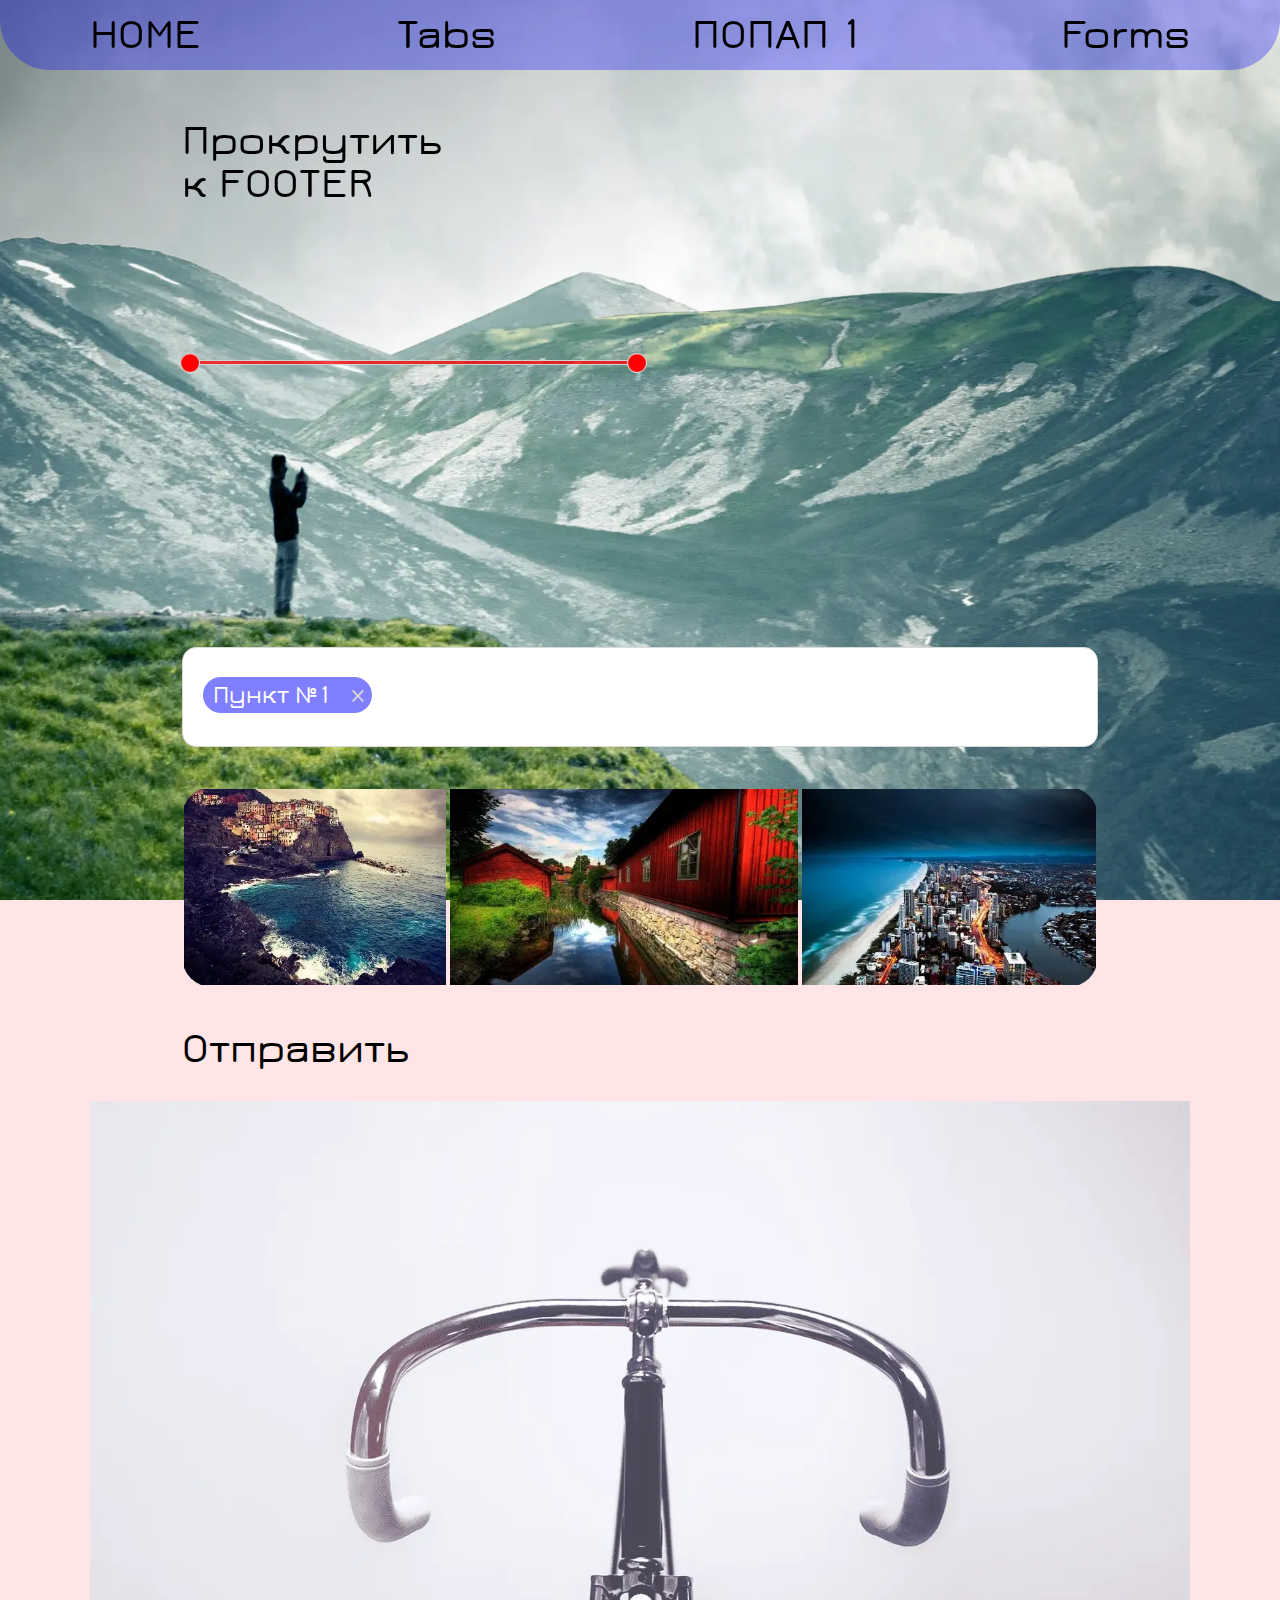
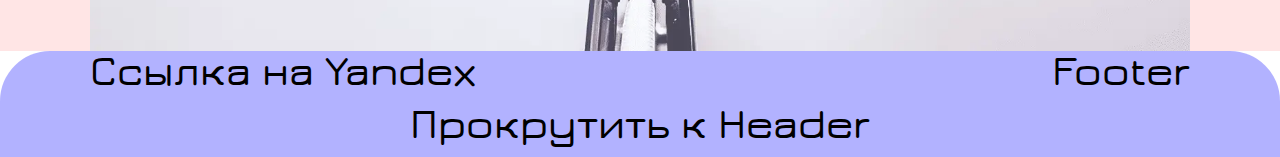
<file: index.html>
<!DOCTYPE html>
<html lang="ru">

<head>
	<title>Home</title>
	<meta charset="UTF-8">
	<meta name="format-detection" content="telephone=no">
	<link rel="stylesheet" href="css/style.min.css?_v=20220414001123">
	<meta name="viewport" content="width=device-width, initial-scale=1.0">
</head>

<body>
	<div class="wrapper">
		<header data-scroll="70" data-scroll-show="500" class="header">
			<div class="header__container">
				<div class="header__menu menu">
					<button type="button" class="menu__icon icon-menu"><span></span></button>
					<nav class="menu__body">
						<ul class="menu__list">
							<li class="menu__item animated bounce" animated bounce data-tippy-content="На главную" data-da=".show,768,1"><a href="index.html" class="menu__link">HOME</a></li>
							<li class="menu__item animated bounceInLeft" data-tippy-content="На не главную"><a href="page1.html" class="menu__link">Tabs</a></li>
							<li class="menu__item animated bounceInUp" data-tippy-content="Показать Popup"><a href="#" data-popup="#popup1" class="link">ПОПАП 1</a></li>
							<li class="menu__item animated bounceInDown" data-tippy-content="Формы в Popup"><a href="#" data-popup="#popup2" class="link">Forms</a></li>
						</ul>
					</nav>
				</div>
			</div>
			<div class="show"></div>
		</header>
		<main class="page">

			<div class="parallax">
				<div class="parallax__body">
					<div class="parallax__images">
						<div class="parallax__image item1" data-prlx-mouse data-prlx-cx="100" data-prlx-cy="100">
							<picture><source srcset="img/clouds.webp" type="image/webp"><img src="img/clouds.jpg" alt=""></picture>
						</div>
						<div class="parallax__image item2" data-prlx-mouse data-prlx-cx="200" data-prlx-cy="200">
							<picture><source srcset="img/mountains.webp" type="image/webp"><img src="img/mountains.png" alt=""></picture>
						</div>
						<div class="parallax__image item3" data-prlx-mouse data-prlx-cx="300" data-prlx-cy="300">
							<picture><source srcset="img/human.webp" type="image/webp"><img src="img/human.png" alt=""></picture>
						</div>
					</div>
				</div>
			</div>

			<div class="page__container">
				<div class="form">
					<form data-dev data-popup-message="#popup4" class="form" action="#">

						<a href="#" data-goto-header data-goto=".footer" class="gotofooter">Прокрутить <br> к FOOTER</a> <br>

						<div class="filters animated lightSpeedInLeft ">
							<div class="filters__item filters-price">
								<h3 data-tippy-content="Range slider" class="filters-price__title">Цена</h3>
								<div class="filters-price__slider" id="range-slider">
								</div>
								<div class="filters-price__inputs">
									<label class="filters-price__label">
										<span class="filters-price__text">от</span>
										<input class="filters-price__input" id="input-0" min="500" max="999999" placeholder="500" type="number">
										<span class="filters-price__text">₽</span>
									</label>
									<label class="filters-price__label">
										<span class="filters-price__text">до</span>
										<input class="filters-price__input" id="input-1" min="500" max="999999" placeholder="999999" type="number">
										<span class="filters-price__text">₽</span>
									</label>
								</div>
							</div>
						</div>
						<div class="form__line animated bounceInRight">
							<input data-required="email" placeholder="email" data-error="Введите email" data-validate autocomplete="off" type="text" name="form[]" value="">
							<div class="name"></div>
						</div>
						<div class="form__line animated bounceInRight">
							<input autocomplete="off" placeholder="password" type="password" name="form[]" value="">
							<button class="form__viewpass" type="button">show</button>
						</div>
						<div class="testselect ">
							<select class="testselect_select" multiple data-tags name="form[]">
								<option data-show value="1" selected>Пункт №1</option>
								<option value="2">Пункт №2</option>
								<option value="3">Пункт №3</option>
								<option value="4">Пункт №4</option>
								<option value="5">Пункт №5</option>
								<option value="6">Пункт №6</option>
								<option value="7">Пункт №7777</option>
							</select>
						</div>
						<div class="testgallery animated bounceInRight" data-gallery>
							<a href="img/1.jpg" class="gallery__image">
								<picture><source srcset="img/1min.webp" type="image/webp"><img alt="Описание к картинке" src="img/1min.jpg" class="gallery__preview"></picture>
							</a>
							<a href="img/2.jpg" class="gallery__image">
								<picture><source srcset="img/2min.webp" type="image/webp"><img alt="Описание к картинке" src="img/2min.jpg" class="gallery__preview"></picture>
							</a>
							<a href="img/3.jpg" class="gallery__image">
								<picture><source srcset="img/3min.webp" type="image/webp"><img alt="Описание к картинке" src="img/3min.jpg" class="gallery__preview"></picture>
							</a>
						</div>
						<button class="button animated lightSpeedInLeft" data-goto-header data-goto-speed="4000" data-goto-top="100" data-goto=".link" type="submit">Отправить</button>
					</form>
				</div>
				<div class="testimage animated rubberBand">
					<a href="#" data-popup="#popup3" class="link"><picture><source srcset="img/layer-7.webp" type="image/webp"><img src="img/layer-7.png" alt=""></picture></a>
				</div>
			</div>
		</main>
		<footer class="footer">

			<div class="footer__container">
				<a target="blank" href="https://yandex.uz/">Ссылка на Yandex</a>
				Footer <br>
				<a href="#" data-goto-speed="1000" data-goto=".wrapper" class="link footerlink">Прокрутить к Header</a>
			</div>

		</footer>
	</div>

	<div id="popup1" aria-hidden="true" class="popup">
		<div class="popup__wrapper">
			<div class="popup__content">
				<div class="popup__text">
					ПОПАП 1! <br>
					Lorem ipsum, dolor sit amet consectetur adipisicing elit. Eius ut minus maiores, debitis assumenda cum inventore explicabo animi repudiandae aperiam, illum quaerat architecto, quo neque voluptatibus omnis aliquam odit possimus doloremque quae libero tenetur! Cumque fugiat voluptas architecto obcaecati nobis impedit eum unde, enim ipsam illum iste reprehenderit ad expedita esse et ipsum quam sit modi, iure recusandae, sunt nesciunt asperiores officia ipsa? Laboriosam quas quod a libero, laborum, cupiditate dignissimos ducimus modi magni officiis dolore fugit excepturi at sequi porro eos non harum, voluptas quaerat error accusantium perspiciatis tenetur eligendi ad. Praesentium debitis dolorum cupiditate excepturi, animi dignissimos eius, ut necessitatibus iste, quisquam minima neque suscipit quasi illum totam atque accusamus cumque possimus quas. Facilis optio dolorum repudiandae deleniti odit natus tempora error illo dicta delectus nostrum impedit, ratione similique sint quo fuga laudantium iste quisquam alias! Amet minima alias consequuntur corrupti saepe perferendis dolorum blanditiis deleniti esse deserunt magnam, eius accusamus a impedit ut voluptate et quisquam, cupiditate nobis. Impedit error ex a, suscipit quasi nostrum earum atque vel reiciendis dolores? Porro accusantium labore officiis culpa modi. Fugit assumenda voluptas odio fuga obcaecati nesciunt consectetur illum repellat, odit aliquam. Sunt aspernatur rerum doloremque, repellendus ex ut ea id ad nam reiciendis voluptatem, ab necessitatibus eligendi, magni molestias beatae tempora. Dicta ducimus, sunt assumenda unde explicabo rem modi, exercitationem nostrum cumque maxime dolore vero, consequuntur autem voluptatem omnis sed eveniet excepturi veniam doloremque at similique ex natus accusamus repudiandae. Dolorem recusandae iste minima vitae illum, quasi suscipit veritatis blanditiis doloribus ullam et animi excepturi ducimus nostrum corporis aperiam iusto sapiente assumenda ipsum? Nulla deleniti adipisci veritatis. Beatae accusamus nesciunt eaque deserunt enim dicta nulla quibusdam libero, assumenda fugiat alias. Quidem consequatur quas tempore itaque libero fugit nulla obcaecati quia corrupti cumque placeat ullam ad soluta, corporis ut, magnam natus?
				</div>
			</div>
			<button data-close type="button" class="popup__close"></button>
		</div>
	</div>
	<div id="popup2" aria-hidden="true" class="popup">
		<div class="popup__wrapper">
			<div class="popup__content">
				<div class="popup__form">
					<form data-dev class="form" data-popup-message="#popup4">
						<div class="form__line">
							<input data-required="email" placeholder="email" data-error="Введите email" data-validate autocomplete="off" type="text" name="form[]" value="">
							<div class="name"></div>
						</div>
						<div class="form__line">
							<input autocomplete="off" placeholder="password" type="password" name="form[]" value="">
							<button class="form__viewpass" type="button">show</button>
						</div>
						<button data-goto="._form-error" type="submit" class="button">Отправить</button>
					</form>
				</div>
			</div>
			<button data-close type="button" class="popup__close"></button>
		</div>
	</div>
	<div id="popup3" aria-hidden="true" class="popup">
		<div class="popup__wrapper">
			<div class="popup__content">
				<div class="popup__text popimg">
					<picture><source srcset="img/layer-7.webp" type="image/webp"><img src="img/layer-7.png" alt=""></picture>
				</div>
			</div>
			<button data-close type="button" class="popup__close"></button>
		</div>
	</div>
	<div id="popup4" aria-hidden="true" class="popup">
		<div class="popup__wrapper">
			<div class="popup__content">
				<div class="popup__text">
					Форма отправлена
				</div>
			</div>
			<button data-close type="button" class="popup__close"></button>
		</div>
	</div>


	<script src="js/app.min.js?_v=20220414001123"></script>
</body>

</html>
</file>
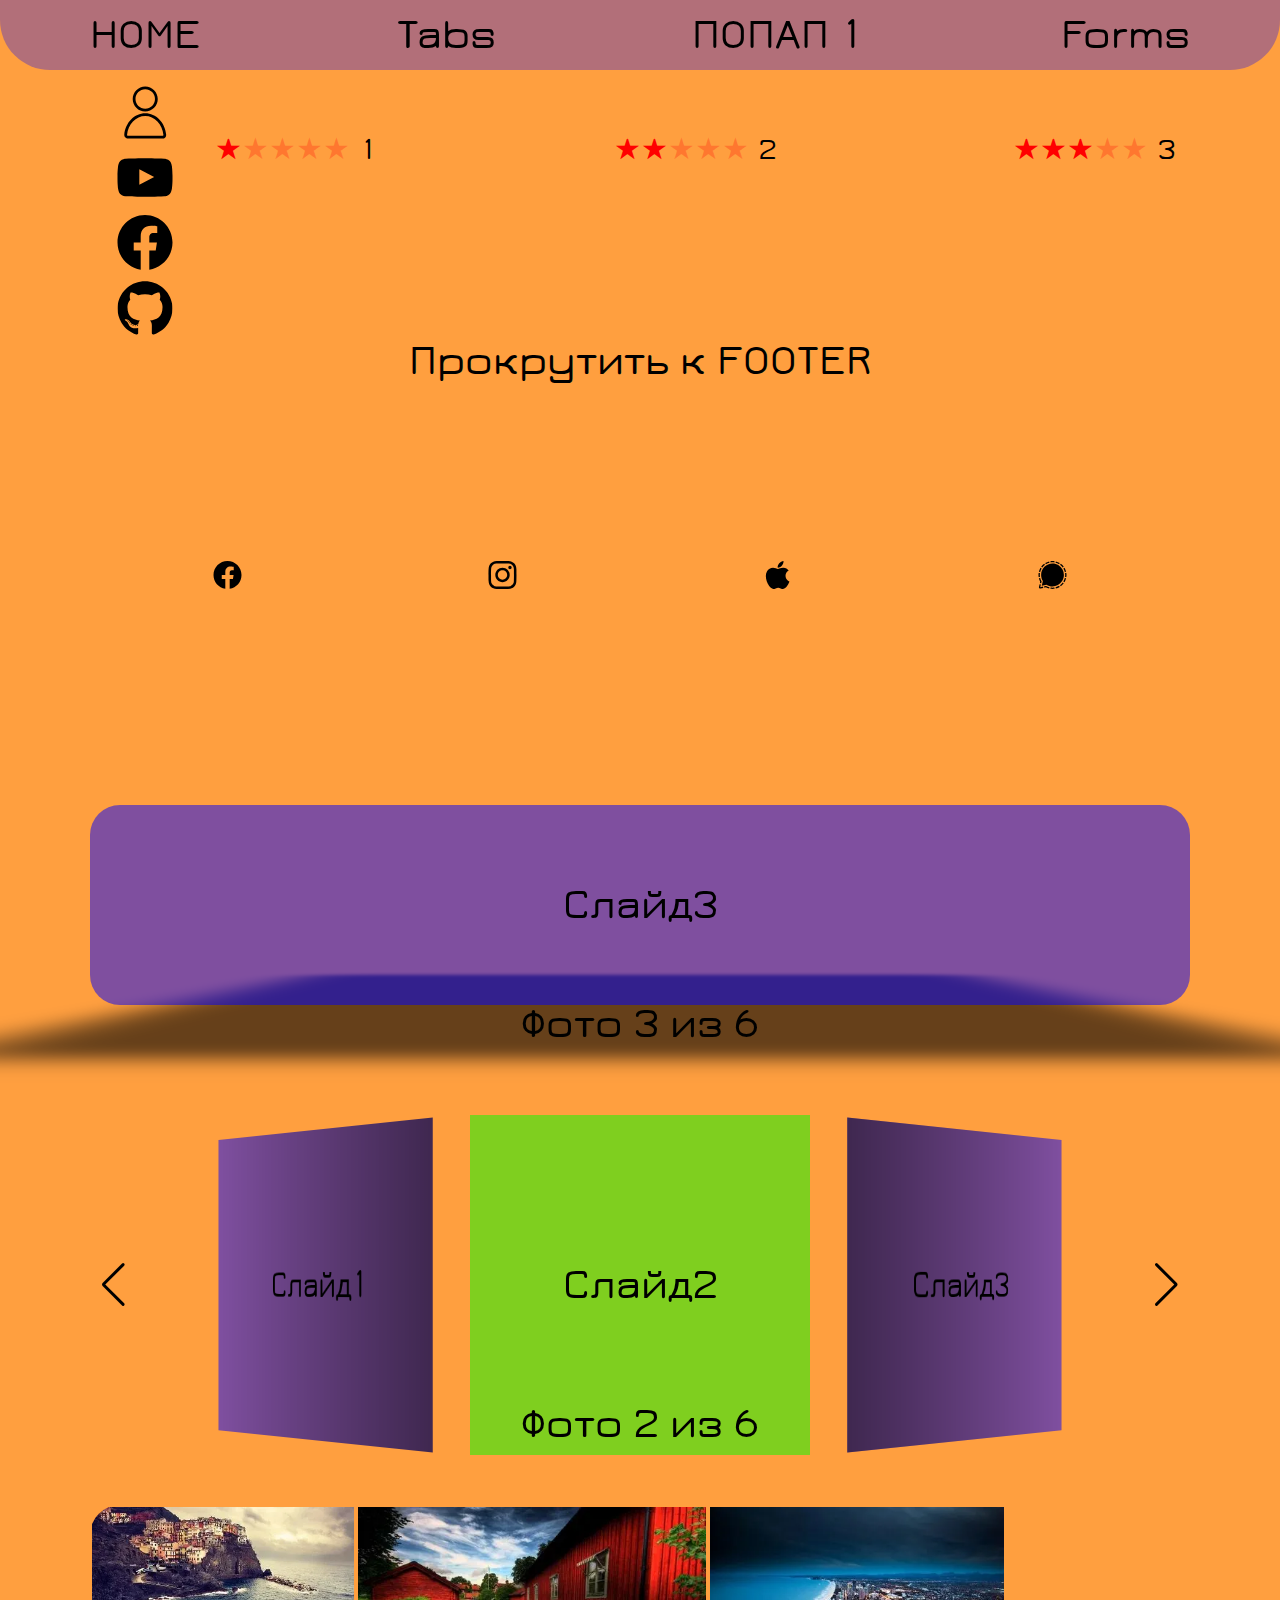
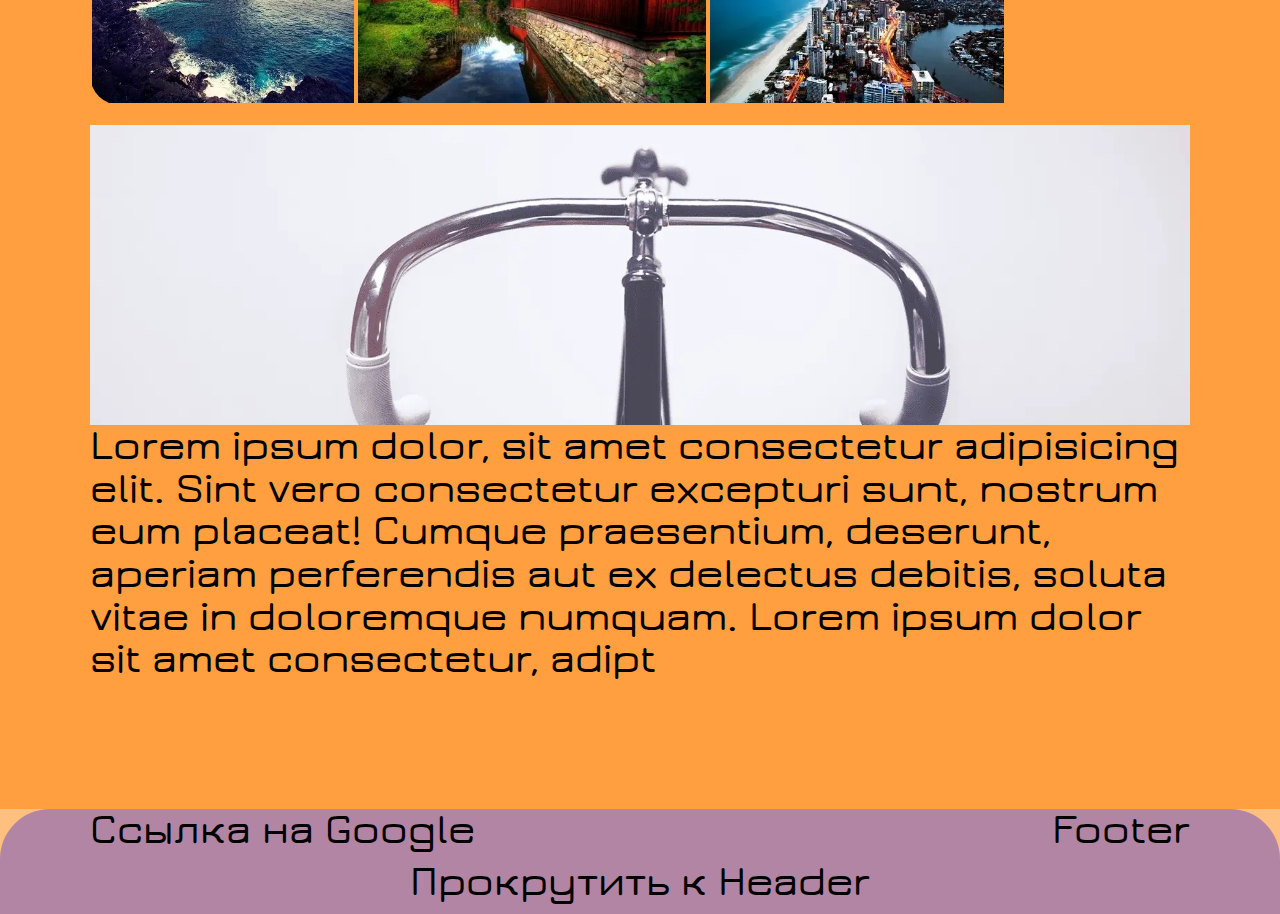
<file: page1.html>
<!DOCTYPE html>
<html lang="en">

<head>
	<title>Tabs</title>
	<meta charset="UTF-8">
	<meta name="format-detection" content="telephone=no">
	<link rel="stylesheet" href="css/style.min.css?_v=20220414001123">
	<meta name="viewport" content="width=device-width, initial-scale=1.0">
</head>

<body>
	<div class="wrapper page1">
		<header data-scroll="70" data-scroll-show="500" class="header">
			<div class="header__container">
				<div class="header__menu menu">
					<button type="button" class="menu__icon icon-menu"><span></span></button>
					<nav class="menu__body">
						<ul class="menu__list">
							<li class="menu__item animated bounce" animated bounce data-tippy-content="На главную" data-da=".show,768,1"><a href="index.html" class="menu__link">HOME</a></li>
							<li class="menu__item animated bounceInLeft" data-tippy-content="На не главную"><a href="page1.html" class="menu__link">Tabs</a></li>
							<li class="menu__item animated bounceInUp" data-tippy-content="Показать Popup"><a href="#" data-popup="#popup1" class="link">ПОПАП 1</a></li>
							<li class="menu__item animated bounceInDown" data-tippy-content="Формы в Popup"><a href="#" data-popup="#popup2" class="link">Forms</a></li>
						</ul>
					</nav>
				</div>
			</div>
			<div class="show"></div>
		</header>
		<main class="page1">
			<div class="page1__container">
				<div class="tabs_block">
					<div data-tabs="0" class="tabs">
						<nav data-tabs-titles class="tabs__navigation">
							<button type="button" class="tabs__title">
								<div class="icon">
									<svg class="headericon">
										<use xlink:href="img/icons/icons.svg#svg-headericon1"></use>
									</svg>
								</div>
							</button>
							<button type="button" class="tabs__title">
								<div class="icon">
									<svg class="headericon">
										<use xlink:href="img/icons/icons.svg#svg-YouTube-Negative"></use>
									</svg>
								</div>
							</button>
							<button type="button" class="tabs__title">
								<div class="icon">
									<svg class="headericon">
										<use xlink:href="img/icons/icons.svg#svg-Facebook-Negative"></use>
									</svg>
								</div>
							</button>
							<button type="button" class="tabs__title">
								<div class="icon">
									<svg class="headericon">
										<use xlink:href="img/icons/icons.svg#svg-Github-Negative"></use>
									</svg>
								</div>
							</button>
						</nav>
						<div data-tabs-body class="tabs__content">
							<div class="tabs__body">
								<div class="body__item">
									<div data-showmore="items" data-showmore-media="768,max" class="block">
										<div data-showmore-content="1" class="block__content">
											<li>111111111111</li>
											<li>222222222222</li>
											<li>333333333333</li>
											<li>444444444444</li>
										</div>
										<button hidden data-showmore-button="500" type="button" class="block__more"><span>см.еще</span><span>скрыть</span></button>
									</div>
									Lorem ipsum dolor, sit amet consectetur adipisicing elit. Recusandae necessitatibus distinctio dolores incidunt rem corrupti error nesciunt obcaecati perferendis corporis, illum impedit quibusdam quod numquam, velit id veniam et sunt.
								</div>
							</div>
							<div class="tabs__body">
								<div class="body__item">
									<details class="details">
										<summary>Показать</summary>
										<li>111111111111</li>
										<li>222222222222</li>
										<li>333333333333</li>
										<li>444444444444</li>
									</details>
									Lorem ipsum dolor sit, amet consectetur adipisicing elit. Expedita beatae vero culpa in, rem, nesciunt harum minima ad facere at nulla odit veritatis, voluptatum cupiditate cumque optio tenetur sit corrupti.
								</div>
							</div>
							<div class="tabs__body">
								<div class="body__item">
									3 Lorem, ipsum dolor.
								</div>
							</div>
							<div class="tabs__body">
								<div class="body__item">
									4 Lorem ipsum dolor sit amet consectetur adipisicing elit. Eos, iste saepe voluptatum dolore ea repudiandae id ullam architecto quam at!
								</div>
							</div>
						</div>
					</div>
				</div>
				<div class="text">
					<div class="blocks">
						<div data-da=".blocks_2,900,0" class="block1">
							<div class="rating rating_set">
								<div class="rating__body">
									<div class="rating__active"></div>
									<div class="rating__items">
										<input type="radio" class="rating__item" value="1" name="rating">
										<input type="radio" class="rating__item" value="2" name="rating">
										<input type="radio" class="rating__item" value="3" name="rating">
										<input type="radio" class="rating__item" value="4" name="rating">
										<input type="radio" class="rating__item" value="5" name="rating">
									</div>
								</div>
								<div class="rating__value">1</div>
							</div>
						</div>
						<div data-da=".blocks_2,900,1" class="block2">
							<div class="rating rating_set">
								<div class="rating__body">
									<div class="rating__active"></div>
									<div class="rating__items">
										<input type="radio" class="rating__item" value="1" name="rating">
										<input type="radio" class="rating__item" value="2" name="rating">
										<input type="radio" class="rating__item" value="3" name="rating">
										<input type="radio" class="rating__item" value="4" name="rating">
										<input type="radio" class="rating__item" value="5" name="rating">
									</div>
								</div>
								<div class="rating__value">2</div>
							</div>
						</div>
						<div data-da=".blocks_2,900,2" class="block3">
							<div class="rating rating_set">
								<div class="rating__body">
									<div class="rating__active"></div>
									<div class="rating__items">
										<input type="radio" class="rating__item" value="1" name="rating">
										<input type="radio" class="rating__item" value="2" name="rating">
										<input type="radio" class="rating__item" value="3" name="rating">
										<input type="radio" class="rating__item" value="4" name="rating">
										<input type="radio" class="rating__item" value="5" name="rating">
									</div>
								</div>
								<div class="rating__value">3</div>
							</div>
						</div>
					</div>
					<div data-da=".blocks,900,0" class="blocks_2">
						<div class="block4">

						</div>
						<div class="block5">

						</div>
						<div class="block6">

						</div>
					</div>
				</div>
			</div>
			<div class="text__container">
				<a href="#" data-goto-header data-goto=".footer" class="link">Прокрутить к FOOTER</a> <br>
				<div class="testspollers">
					<div data-spollers data-one-spoller data-spollers-speed="0" class="spollers">
						<div class="spollers__item">
							<button class="spollers__title" type="button" data-spoller data-spoller-close>
								<div class="iconssp">
									<svg>
										<use xlink:href="img/icons/icons.svg#svg-Facebook-Negative"></use>
									</svg>
								</div>
							</button>
							<div class="spollers__body">
								1 Контент спойлера Lorem ipsum dolor sit amet consectetur adipisicing elit. Sit neque facilis atque placeat praesentium maiores assumenda ipsam aliquid dolorum, deleniti nemo amet laudantium vero earum, iure repellendus illum! Voluptatem, exercitationem
							</div>
						</div>
						<div class="spollers__item">
							<button type="button" data-spoller data-spoller-close class="spollers__title">
								<div class="iconssp">
									<svg>
										<use xlink:href="img/icons/icons.svg#svg-Instagram-Negative"></use>
									</svg>
								</div>
							</button>
							<div class="spollers__body">2 Контент спойлера Lorem ipsum dolor sit amet consectetur adipisicing elit. Modi earum, consectetur ea quisquam itaque architecto, vero inventore optio, voluptatum explicabo possimus? Itaque odio non facere, aliquid unde dolore fugit eos?</div>
						</div>
						<div class="spollers__item">
							<button type="button" data-spoller data-spoller-close class="spollers__title">
								<div class="iconssp">
									<svg>
										<use xlink:href="img/icons/icons.svg#svg-Apple-Negative"></use>
									</svg>
								</div>
							</button>
							<div class="spollers__body">3 Контент спойлера Lorem ipsum dolor sit amet consectetur adipisicing elit. Modi earum, consectetur ea quisquam itaque architecto, vero inventore optio, voluptatum explicabo possimus? Itaque odio non facere, aliquid unde dolore fugit eos?</div>
						</div>
						<div class="spollers__item">
							<button type="button" data-spoller data-spoller-close class="spollers__title">
								<div class="iconssp">
									<svg>
										<use xlink:href="img/icons/icons.svg#svg-Signal-Negative"></use>
									</svg>
								</div>
							</button>
							<div class="spollers__body">4 Контент спойлера Lorem ipsum dolor sit amet consectetur adipisicing elit. Modi earum, consectetur ea quisquam itaque architecto, vero inventore optio, voluptatum explicabo possimus? Itaque odio non facere, aliquid unde dolore fugit eos?</div>
						</div>
					</div>
				</div>
				<div class="test2swiper">
					<!-- Оболочка слайдера -->
					<div class="test2ss__slider swiper">
						<!-- Двигающееся часть слайдера -->
						<div class="test2ss__wrapper swiper-wrapper">
							<!-- Слайд -->
							<div class="test2ss__slide swiper-slide">
								Слайд1
							</div>
							<div class="test2ss__slide swiper-slide">
								Слайд2
							</div>
							<div class="test2ss__slide swiper-slide">
								Слайд3
							</div>
							<div class="test2ss__slide swiper-slide">
								Слайд4
							</div>
							<div class="test2ss__slide swiper-slide">
								Слайд5
							</div>
							<div class="test2ss__slide swiper-slide">
								Слайд6
							</div>
						</div>
						<!-- Если нужна пагинация -->
						<div class="swiper-pagination"></div>
						<!-- Если нужна навигация (влево/вправо) -->
						<!-- <button type="button" class="swiper-button-prev"></button>
						<button type="button" class="swiper-button-next"></button> -->
						<!-- Если нужен скролбар -->
						<div class="swiper-scrollbar"></div>
					</div>
				</div>
				<div class="testswiper">
					<!-- Оболочка слайдера -->
					<div class="testss__slider swiper">
						<!-- Двигающееся часть слайдера -->
						<div class="testss__wrapper swiper-wrapper">
							<!-- Слайд -->
							<div class="testss__slide swiper-slide">
								Слайд1
							</div>
							<div class="testss__slide swiper-slide">
								Слайд2
							</div>
							<div class="testss__slide swiper-slide">
								Слайд3
							</div>
							<div class="testss__slide swiper-slide">
								Слайд4
							</div>
							<div class="testss__slide swiper-slide">
								Слайд5
							</div>
							<div class="testss__slide swiper-slide">
								Слайд6
							</div>
						</div>
						<!-- Если нужна пагинация -->
						<div class="swiper-pagination"></div>
						<!-- Если нужна навигация (влево/вправо) -->
						<button type="button" class="swiper-button-prev"></button>
						<button type="button" class="swiper-button-next"></button>
						<!-- Если нужен скролбар -->
						<div class="swiper-scrollbar"></div>
					</div>
				</div>
				<div class="testgallery" data-gallery>
					<a href="img/1.jpg" class="gallery__image">
						<picture><source srcset="img/1min.webp" type="image/webp"><img alt="Описание к картинке" src="img/1min.jpg" class="gallery__preview"></picture>
					</a>
					<a href="img/2.jpg" class="gallery__image">
						<picture><source srcset="img/2min.webp" type="image/webp"><img alt="Описание к картинке" src="img/2min.jpg" class="gallery__preview"></picture>
					</a>
					<a href="img/3.jpg" class="gallery__image">
						<picture><source srcset="img/3min.webp" type="image/webp"><img alt="Описание к картинке" src="img/3min.jpg" class="gallery__preview"></picture>
					</a>
				</div>
				<div class="watchers">
					<div class="testwatcher" data-watch data-watch-margin="-5%">
						<a target="blank" href="https://www.google.com/">
							<picture><source srcset="img/layer-7.webp" type="image/webp"><img src="img/layer-7.png" alt=""></picture></a>
					</div>
					<div class="lor" data-watch data-watch-margin="-5%">
						Lorem ipsum dolor, sit amet consectetur adipisicing elit. Sint vero consectetur excepturi sunt, nostrum eum placeat! Cumque praesentium, deserunt, aperiam perferendis aut ex delectus debitis, soluta vitae in doloremque numquam. Lorem ipsum dolor sit amet consectetur, adipt
					</div>
				</div>
				<br><br><br>
			</div>
		</main>
		<footer class="footer">

			<div class="footer__container">
				<a target="blank" href="https://www.google.com/">Ссылка на Google</a>
				Footer <br>
				<a href="#" data-goto-speed="1000" data-goto=".wrapper" class="link footerlink">Прокрутить к Header</a>
			</div>

		</footer>
	</div>

	<div id="popup1" aria-hidden="true" class="popup">
		<div class="popup__wrapper">
			<div class="popup__content">
				<div class="popup__text">
					ПОПАП 1! <br>
					Lorem ipsum, dolor sit amet consectetur adipisicing elit. Eius ut minus maiores, debitis assumenda cum inventore explicabo animi repudiandae aperiam, illum quaerat architecto, quo neque voluptatibus omnis aliquam odit possimus doloremque quae libero tenetur! Cumque fugiat voluptas architecto obcaecati nobis impedit eum unde, enim ipsam illum iste reprehenderit ad expedita esse et ipsum quam sit modi, iure recusandae, sunt nesciunt asperiores officia ipsa? Laboriosam quas quod a libero, laborum, cupiditate dignissimos ducimus modi magni officiis dolore fugit excepturi at sequi porro eos non harum, voluptas quaerat error accusantium perspiciatis tenetur eligendi ad. Praesentium debitis dolorum cupiditate excepturi, animi dignissimos eius, ut necessitatibus iste, quisquam minima neque suscipit quasi illum totam atque accusamus cumque possimus quas. Facilis optio dolorum repudiandae deleniti odit natus tempora error illo dicta delectus nostrum impedit, ratione similique sint quo fuga laudantium iste quisquam alias! Amet minima alias consequuntur corrupti saepe perferendis dolorum blanditiis deleniti esse deserunt magnam, eius accusamus a impedit ut voluptate et quisquam, cupiditate nobis. Impedit error ex a, suscipit quasi nostrum earum atque vel reiciendis dolores? Porro accusantium labore officiis culpa modi. Fugit assumenda voluptas odio fuga obcaecati nesciunt consectetur illum repellat, odit aliquam. Sunt aspernatur rerum doloremque, repellendus ex ut ea id ad nam reiciendis voluptatem, ab necessitatibus eligendi, magni molestias beatae tempora. Dicta ducimus, sunt assumenda unde explicabo rem modi, exercitationem nostrum cumque maxime dolore vero, consequuntur autem voluptatem omnis sed eveniet excepturi veniam doloremque at similique ex natus accusamus repudiandae. Dolorem recusandae iste minima vitae illum, quasi suscipit veritatis blanditiis doloribus ullam et animi excepturi ducimus nostrum corporis aperiam iusto sapiente assumenda ipsum? Nulla deleniti adipisci veritatis. Beatae accusamus nesciunt eaque deserunt enim dicta nulla quibusdam libero, assumenda fugiat alias. Quidem consequatur quas tempore itaque libero fugit nulla obcaecati quia corrupti cumque placeat ullam ad soluta, corporis ut, magnam natus?
				</div>
			</div>
			<button data-close type="button" class="popup__close"></button>
		</div>
	</div>
	<div id="popup2" aria-hidden="true" class="popup">
		<div class="popup__wrapper">
			<div class="popup__content">
				<div class="popup__form">
					<form data-dev class="form" data-popup-message="#popup4">
						<div class="form__line">
							<input data-required="email" placeholder="email" data-error="Введите email" data-validate autocomplete="off" type="text" name="form[]" value="">
							<div class="name"></div>
						</div>
						<div class="form__line">
							<input autocomplete="off" placeholder="password" type="password" name="form[]" value="">
							<button class="form__viewpass" type="button">show</button>
						</div>
						<button data-goto="._form-error" type="submit" class="button">Отправить</button>
					</form>
				</div>
			</div>
			<button data-close type="button" class="popup__close"></button>
		</div>
	</div>
	<div id="popup3" aria-hidden="true" class="popup">
		<div class="popup__wrapper">
			<div class="popup__content">
				<div class="popup__text popimg">
					<picture><source srcset="img/layer-7.webp" type="image/webp"><img src="img/layer-7.png" alt=""></picture>
				</div>
			</div>
			<button data-close type="button" class="popup__close"></button>
		</div>
	</div>
	<div id="popup4" aria-hidden="true" class="popup">
		<div class="popup__wrapper">
			<div class="popup__content">
				<div class="popup__text">
					Форма отправлена
				</div>
			</div>
			<button data-close type="button" class="popup__close"></button>
		</div>
	</div>


	<script src="js/app.min.js?_v=20220414001123"></script>
</body>

</html>
</file>
<file: css/style.min.css>
@charset "UTF-8";@import url(https://fonts.googleapis.com/css?family=Shizuru:regular&display=swap);.noUi-target,.noUi-target *{-webkit-touch-callout:none;-webkit-tap-highlight-color:transparent;-webkit-user-select:none;-ms-touch-action:none;touch-action:none;-ms-user-select:none;-moz-user-select:none;user-select:none;-webkit-box-sizing:border-box;box-sizing:border-box}.noUi-target{position:relative}.noUi-base,.noUi-connects{width:100%;height:100%;position:relative;z-index:1}.noUi-connects{overflow:hidden;z-index:0}.noUi-connect,.noUi-origin{will-change:transform;position:absolute;z-index:1;top:0;right:0;height:100%;width:100%;-ms-transform-origin:0 0;-webkit-transform-origin:0 0;-webkit-transform-style:preserve-3d;transform-origin:0 0;-webkit-transform-style:flat;transform-style:flat}.noUi-txt-dir-rtl.noUi-horizontal .noUi-origin{left:0;right:auto}.noUi-vertical .noUi-origin{top:-100%;width:0}.noUi-horizontal .noUi-origin{height:0}.noUi-handle{-webkit-backface-visibility:hidden;backface-visibility:hidden;position:absolute}.noUi-touch-area{height:100%;width:100%}.noUi-state-tap .noUi-connect,.noUi-state-tap .noUi-origin{-webkit-transition:transform .3s;-webkit-transition:-webkit-transform .3s;transition:-webkit-transform .3s;-o-transition:transform .3s;transition:transform .3s;transition:transform .3s,-webkit-transform .3s}.noUi-state-drag *{cursor:inherit!important}.noUi-horizontal{height:18px}.noUi-horizontal .noUi-handle{width:34px;height:28px;right:-17px;top:-6px}.noUi-vertical{width:18px}.noUi-vertical .noUi-handle{width:28px;height:34px;right:-6px;bottom:-17px}.noUi-txt-dir-rtl.noUi-horizontal .noUi-handle{left:-17px;right:auto}.noUi-target{background:#fafafa;border-radius:4px;border:1px solid #d3d3d3;-webkit-box-shadow:inset 0 1px 1px #f0f0f0,0 3px 6px -5px #bbb;box-shadow:inset 0 1px 1px #f0f0f0,0 3px 6px -5px #bbb}.noUi-connects{border-radius:3px}.noUi-connect{background:#3fb8af}.noUi-draggable{cursor:ew-resize}.noUi-vertical .noUi-draggable{cursor:ns-resize}.noUi-handle{border:1px solid #d9d9d9;border-radius:3px;background:#fff;cursor:default;-webkit-box-shadow:inset 0 0 1px #fff,inset 0 1px 7px #ebebeb,0 3px 6px -3px #bbb;box-shadow:inset 0 0 1px #fff,inset 0 1px 7px #ebebeb,0 3px 6px -3px #bbb}.noUi-active{-webkit-box-shadow:inset 0 0 1px #fff,inset 0 1px 7px #ddd,0 3px 6px -3px #bbb;box-shadow:inset 0 0 1px #fff,inset 0 1px 7px #ddd,0 3px 6px -3px #bbb}.noUi-handle:after,.noUi-handle:before{content:"";display:block;position:absolute;height:14px;width:1px;background:#e8e7e6;left:14px;top:6px}.noUi-handle:after{left:17px}.noUi-vertical .noUi-handle:after,.noUi-vertical .noUi-handle:before{width:14px;height:1px;left:6px;top:14px}.noUi-vertical .noUi-handle:after{top:17px}[disabled] .noUi-connect{background:#b8b8b8}[disabled] .noUi-handle,[disabled].noUi-handle,[disabled].noUi-target{cursor:not-allowed}.noUi-pips,.noUi-pips *{-webkit-box-sizing:border-box;box-sizing:border-box}.noUi-pips{position:absolute;color:#999}.noUi-value{position:absolute;white-space:nowrap;text-align:center}.noUi-value-sub{color:#ccc;font-size:10px}.noUi-marker{position:absolute;background:#ccc}.noUi-marker-sub{background:#aaa}.noUi-marker-large{background:#aaa}.noUi-pips-horizontal{padding:10px 0;height:80px;top:100%;left:0;width:100%}.noUi-value-horizontal{-webkit-transform:translate(-50%,50%);-ms-transform:translate(-50%,50%);transform:translate(-50%,50%)}.noUi-rtl .noUi-value-horizontal{-webkit-transform:translate(50%,50%);-ms-transform:translate(50%,50%);transform:translate(50%,50%)}.noUi-marker-horizontal.noUi-marker{margin-left:-1px;width:2px;height:5px}.noUi-marker-horizontal.noUi-marker-sub{height:10px}.noUi-marker-horizontal.noUi-marker-large{height:15px}.noUi-pips-vertical{padding:0 10px;height:100%;top:0;left:100%}.noUi-value-vertical{-webkit-transform:translate(0,-50%);-ms-transform:translate(0,-50%);transform:translate(0,-50%);padding-left:25px}.noUi-rtl .noUi-value-vertical{-webkit-transform:translate(0,50%);-ms-transform:translate(0,50%);transform:translate(0,50%)}.noUi-marker-vertical.noUi-marker{width:5px;height:2px;margin-top:-1px}.noUi-marker-vertical.noUi-marker-sub{width:10px}.noUi-marker-vertical.noUi-marker-large{width:15px}.noUi-tooltip{display:block;position:absolute;border:1px solid #d9d9d9;border-radius:3px;background:#fff;color:#000;padding:5px;text-align:center;white-space:nowrap}.noUi-horizontal .noUi-tooltip{-webkit-transform:translate(-50%,0);-ms-transform:translate(-50%,0);transform:translate(-50%,0);left:50%;bottom:120%}.noUi-vertical .noUi-tooltip{-webkit-transform:translate(0,-50%);-ms-transform:translate(0,-50%);transform:translate(0,-50%);top:50%;right:120%}.noUi-horizontal .noUi-origin>.noUi-tooltip{-webkit-transform:translate(50%,0);-ms-transform:translate(50%,0);transform:translate(50%,0);left:auto;bottom:10px}.noUi-vertical .noUi-origin>.noUi-tooltip{-webkit-transform:translate(0,-18px);-ms-transform:translate(0,-18px);transform:translate(0,-18px);top:auto;right:28px}@font-face{font-family:Jura;font-display:swap;src:url(../fonts/Jura-DemiBold.woff2) format("woff2"),url(../fonts/Jura-DemiBold.woff) format("woff");font-weight:400;font-style:normal}@font-face{font-family:Cormorant;font-display:swap;src:url(../fonts/Cormorant-LightItalic.woff2) format("woff2"),url(../fonts/Cormorant-LightItalic.woff) format("woff");font-weight:400;font-style:normal}@font-face{font-family:Veles;font-display:swap;src:url(../fonts/Veles.woff2) format("woff2"),url(../fonts/Veles.woff) format("woff");font-weight:400;font-style:normal}*{padding:0;margin:0;border:0}*,:after,:before{-webkit-box-sizing:border-box;box-sizing:border-box}:active,:focus{outline:0}a:active,a:focus{outline:0}body,html{height:100%;min-width:320px;scroll-behavior:smooth}body{color:#000;line-height:1;font-family:Jura;font-size:.875rem;-ms-text-size-adjust:100%;-moz-text-size-adjust:100%;-webkit-text-size-adjust:100%;-webkit-font-smoothing:antialiased;-moz-osx-font-smoothing:grayscale}button,input,textarea{font-family:Jura;font-size:inherit}button{cursor:pointer;color:inherit;background-color:inherit}a{color:inherit}a:link,a:visited{text-decoration:none}a:hover{text-decoration:none}ul li{list-style:none}li{list-style:none}img{vertical-align:top}h1,h2,h3,h4,h5,h6{font-weight:inherit;font-size:inherit}.lock body{overflow:hidden;-ms-touch-action:none;touch-action:none}.wrapper{min-height:100%;display:-webkit-box;display:-ms-flexbox;display:flex;-webkit-box-orient:vertical;-webkit-box-direction:normal;-ms-flex-direction:column;flex-direction:column;overflow:hidden}.wrapper>main{padding-top:80px;-webkit-box-flex:1;-ms-flex:1 1 auto;flex:1 1 auto}.wrapper>*{min-width:0}[class*=__container]{max-width:68.75rem;-webkit-box-sizing:content-box;box-sizing:content-box;margin:0 auto;padding:0 .9375rem}.form{padding-top:20px;min-height:500px;display:-webkit-box;display:-ms-flexbox;display:flex;-webkit-box-orient:vertical;-webkit-box-direction:normal;-ms-flex-direction:column;flex-direction:column;gap:20px;-ms-flex-pack:distribute;justify-content:space-around;-webkit-box-align:start;-ms-flex-align:start;align-items:flex-start;-ms-flex-wrap:wrap;flex-wrap:wrap}.form__line{display:-webkit-box;display:-ms-flexbox;display:flex;-webkit-box-pack:center;-ms-flex-pack:center;justify-content:center;-ms-flex-wrap:wrap;flex-wrap:wrap;padding:5px;width:100%}.form__line button{border-radius:10px}.form input{padding:0 10px;width:100%}.form__button{background-color:rgba(255,0,0,.5)}.form__error{max-width:auto;text-align:center;font-size:24px;display:-webkit-box;display:-ms-flexbox;display:flex;-webkit-box-align:center;-ms-flex-align:center;align-items:center}.button{display:-webkit-inline-box;display:-ms-inline-flexbox;display:inline-flex;padding:0 0}.button._fw{width:100%}input[type=email],input[type=tel],input[type=text],textarea{-webkit-appearance:none;-moz-appearance:none;appearance:none}.input{border-radius:0!important;width:100%;display:block;padding:0 20px;border:1px solid #eee}textarea.input{resize:none;padding:0 0}.select{position:relative;min-height:100px;font-size:25px}.select__body{position:relative}.select__title{color:inherit;text-align:left;border:1px solid #d9d9d9;background-color:#fff;cursor:pointer;width:100%;border-radius:14px;min-height:100px}.select__value{display:-webkit-box;display:-ms-flexbox;display:flex;-webkit-box-align:center;-ms-flex-align:center;align-items:center;height:1.875rem;padding:0 .9375rem;gap:.625rem}.select__value>*{-webkit-box-flex:1;-ms-flex:1 1 auto;flex:1 1 auto}.select__value:after{content:"";-ms-flex-item-align:stretch;-ms-grid-row-align:stretch;align-self:stretch;-webkit-box-flex:0;-ms-flex:0 0 10px;flex:0 0 10px;-webkit-transition:all .3s ease 0s;-o-transition:all .3s ease 0s;transition:all .3s ease 0s;display:-webkit-box;display:-ms-flexbox;display:flex;-webkit-box-pack:center;-ms-flex-pack:center;justify-content:center;-webkit-box-align:center;-ms-flex-align:center;align-items:center}._select-open .select__value:after{-webkit-transform:rotate(-180deg);-ms-transform:rotate(-180deg);transform:rotate(-180deg)}.select__value._select-pseudo-label::before{content:attr(data-pseudo-label);opacity:.5}.select__text{-webkit-box-flex:1;-ms-flex:1 1 auto;flex:1 1 auto}.select__input{width:100%;background-color:transparent;height:100%}.select__options{color:#000;position:absolute;top:100px;border-radius:10px;min-width:100%;left:0;background-color:#fff;border-top:0;border:1px solid #d9d9d9;border-top:0;padding:10px 0 5px 0}.select__scroll{overflow-y:auto;overflow-x:hidden;max-height:200px}.select__option{width:100%;display:block;text-align:left;cursor:pointer;padding:5px 15px;color:inherit}.select__option._select-selected{background-color:#eee}.select__row{display:-webkit-inline-box;display:-ms-inline-flexbox;display:inline-flex;-webkit-box-align:center;-ms-flex-align:center;align-items:center}.select._select-open{z-index:5}._select-tag{cursor:pointer;padding:5px 40px 5px 10px;margin:0 5px;border-radius:30px;display:inline-block;overflow:hidden;position:relative;color:#fff;background-color:rgba(0,0,255,.5);-webkit-transition:all .3s ease 0s;-o-transition:all .3s ease 0s;transition:all .3s ease 0s}._select-tag:hover{background-color:rgba(0,0,255,.3);-webkit-transition:all .3s ease 0s;-o-transition:all .3s ease 0s;transition:all .3s ease 0s}._select-tag:after{content:"x";color:#d6d4d4;top:50%;right:0;-webkit-transform:translate(-50%,-55%);-ms-transform:translate(-50%,-55%);transform:translate(-50%,-55%);position:absolute;line-height:.5;display:-webkit-box;display:-ms-flexbox;display:flex;-webkit-box-align:center;-ms-flex-align:center;align-items:center;border-radius:50%}.rating{display:-webkit-box;display:-ms-flexbox;display:flex;-webkit-box-align:center;-ms-flex-align:center;align-items:center;font-size:30px;line-height:.75;-webkit-transition:opacity .3s ease 0s;-o-transition:opacity .3s ease 0s;transition:opacity .3s ease 0s}.rating.rating_sending{opacity:.2}.rating.rating_set .rating__active,.rating.rating_set .rating__item{cursor:pointer}.rating__body{position:relative}.rating__body::before{content:"★★★★★";display:block;color:rgba(255,0,0,.25)}.rating__active{position:absolute;width:0%;height:100%;top:0;left:0;overflow:hidden}.rating__active::before{content:"★★★★★";position:absolute;width:100%;height:100%;top:0;left:0;color:red}.rating__items{display:-webkit-box;display:-ms-flexbox;display:flex;position:absolute;width:100%;height:100%;top:0;left:0}.rating__item{-webkit-box-flex:0;-ms-flex:0 0 20%;flex:0 0 20%;height:100%;opacity:0}.rating__value{font-size:100%;line-height:1;padding:0 0 0 10px}input::-webkit-inner-spin-button,input::-webkit-outer-spin-button{-webkit-appearance:none;margin:0}input[type=number]{-moz-appearance:textfield}.filters-price__title{margin-bottom:30px;display:-webkit-inline-box;display:-ms-inline-flexbox;display:inline-flex}.filters-price__slider{margin-bottom:30px;width:calc(100% - 17px)}.filters-price__slider.noUi-target{border-radius:100px;-webkit-box-shadow:none;box-shadow:none;height:5px;background-color:rgba(255,0,0,.5)}.filters-price__slider .noUi-connect{background-color:rgba(255,0,0,.5)}.filters-price__slider .noUi-handle{background-color:#fff;-webkit-box-shadow:none;box-shadow:none;border-radius:100%}.filters-price__slider .noUi-handle::after,.filters-price__slider .noUi-handle::before{display:none}.noUi-horizontal .noUi-handle{width:20px;height:20px;top:-8px;background-color:red}.filters-price__inputs{display:-webkit-box;display:-ms-flexbox;display:flex;-webkit-box-pack:justify;-ms-flex-pack:justify;justify-content:space-between}.filters-price__label{display:-webkit-box;display:-ms-flexbox;display:flex;-webkit-box-align:center;-ms-flex-align:center;align-items:center;width:233px;height:40px;border-radius:4px;border:1px solid #d9d9d9;padding:0 10px;background-color:#fff}.filters-price__text{font-size:14px;color:grey}.filters-price__text:first-child{margin-right:10px}.filters-price__text:last-child{margin-left:10px}.filters-price__input{border:none;color:#4d4d4d;font-size:14px}body::after{content:"";background-color:rgba(0,0,0,.5);position:fixed;width:100%;height:100%;top:0;left:0;opacity:0;-webkit-transition:opacity .8s ease 0s;-o-transition:opacity .8s ease 0s;transition:opacity .8s ease 0s;pointer-events:none;z-index:149}.popup-show body::after{opacity:1}.popup{position:fixed;top:0;left:0;bottom:0;right:0;padding:30px 10px;visibility:hidden;pointer-events:none;background-color:rgba(0,0,255,.1)}.popup_show{z-index:150;visibility:visible;overflow:auto;pointer-events:auto}.popup_show .popup__content{visibility:visible;-webkit-transform:scale(1);-ms-transform:scale(1);transform:scale(1)}.popup__wrapper{display:-webkit-box;display:-ms-flexbox;display:flex;-webkit-box-orient:vertical;-webkit-box-direction:normal;-ms-flex-direction:column;flex-direction:column;-webkit-box-align:center;-ms-flex-align:center;align-items:center;min-height:100%;-webkit-box-flex:1;-ms-flex:1 1 auto;flex:1 1 auto;width:100%;display:flex;-webkit-box-pack:center;-ms-flex-pack:center;justify-content:center;align-items:center;position:relative}.popup__content{visibility:hidden;-webkit-transform:scale(0);-ms-transform:scale(0);transform:scale(0);-webkit-transition:-webkit-transform .3s ease 0s;transition:-webkit-transform .3s ease 0s;-o-transition:transform .3s ease 0s;transition:transform .3s ease 0s;transition:transform .3s ease 0s,-webkit-transform .3s ease 0s;background-color:#eee;width:80%;max-width:900px;max-height:90vh;overflow-x:auto;border-radius:20px;border:10px solid transparent}.lock .popup__content{visibility:visible}.popup__content::-webkit-scrollbar{width:5px}.popup__content::-webkit-scrollbar-track{background:0 0;border-radius:20px}.popup__content::-webkit-scrollbar-thumb{background-color:gray;border-radius:20px}.popup__text{padding:5px;overflow-y:hidden;display:-webkit-box;display:-ms-flexbox;display:flex;-webkit-box-pack:center;-ms-flex-pack:center;justify-content:center;font-size:18px}.popup__close{text-transform:uppercase;font-size:6vw;position:absolute;right:0;top:0;padding:10px}.popimg{position:relative;height:1000px;max-width:100%}.popimg img{position:absolute;width:100%;height:100%;top:0;left:0;-o-object-fit:cover;object-fit:cover}.popup__form{font-size:30px;max-width:100%;overflow-x:hidden}.testspollers{overflow:hidden}.spollers{display:-webkit-box;display:-ms-flexbox;display:flex;-webkit-box-pack:start;-ms-flex-pack:start;justify-content:flex-start;height:100%;-webkit-transition:all .3s ease 0s;-o-transition:all .3s ease 0s;transition:all .3s ease 0s;transition:all .3s ease 0s;-webkit-box-flex:1;-ms-flex:1 0 auto;flex:1 0 auto;cursor:pointer}.spollers__item{font-size:1.25rem;-webkit-box-flex:1;-ms-flex:1 0 auto;flex:1 0 auto;display:-webkit-box;display:-ms-flexbox;display:flex;-webkit-transition:all .3s ease 0s;-o-transition:all .3s ease 0s;transition:all .3s ease 0s}.spollers__item .spollers__title{padding:.625rem .9375rem;border-radius:.9375rem 0 0 .9375rem;-webkit-box-flex:1;-ms-flex:1 1 10%;flex:1 1 10%;cursor:default;position:relative;height:300px;-webkit-transition:all 1.3s ease 0s;-o-transition:all 1.3s ease 0s;transition:all 1.3s ease 0s;display:-webkit-box;display:-ms-flexbox;display:flex;-webkit-box-pack:center;-ms-flex-pack:center;justify-content:center}.spollers__item .spollers__title .iconssp{width:100%;height:10%;position:relative;top:50%;-webkit-transform:translate(0,-50%);-ms-transform:translate(0,-50%);transform:translate(0,-50%)}.spollers__item .spollers__title .iconssp svg{position:absolute;width:100%;height:100%;top:0;left:0;-o-object-fit:cover;object-fit:cover}.spollers__item .spollers__body{padding:1.25rem;border-radius:0 .9375rem .9375rem 0;max-width:500px;height:300px;background-color:rgba(255,127,0,.5);-webkit-animation:spollers .5s ease-in 0s 1 alternate forwards;animation:spollers .5s ease-in 0s 1 alternate forwards;color:#fff;font-size:20px;text-align:center;overflow:auto;border:5px solid transparent}@-webkit-keyframes spollers{0%{position:relative;top:-100%;opacity:0}100%{position:relative;top:0;opacity:1}}@keyframes spollers{0%{position:relative;top:-100%;opacity:0}100%{position:relative;top:0;opacity:1}}.spollers__item ._spoller-active{background-color:rgba(255,127,0,.5);pointer-events:none;z-index:1}.spollers__item ._spoller-active::before{-webkit-transform:translateX(-75%) rotate(-40deg);-ms-transform:translateX(-75%) rotate(-40deg);transform:translateX(-75%) rotate(-40deg)}.spollers__item ._spoller-active::after{-webkit-transform:rotate(40deg);-ms-transform:rotate(40deg);transform:rotate(40deg)}.spollers__item ._spoller-active .iconssp{fill:#fff}.tabs_block{height:auto;-webkit-box-flex:1;-ms-flex:1 0 10%;flex:1 0 10%;z-index:1;position:relative}.tabs{display:-webkit-box;display:-ms-flexbox;display:flex;height:auto;z-index:1}.tabs__navigation{-webkit-box-flex:0;-ms-flex:0 0 100%;flex:0 0 100%}.tabs__navigation .tabs__title{max-width:100%;z-index:5;display:-webkit-box;display:-ms-flexbox;display:flex}.tabs__navigation .tabs__title._tab-active{display:-webkit-box;display:-ms-flexbox;display:flex;border-radius:15px 0 0 15px;-webkit-transition:all .3s ease 0s;-o-transition:all .3s ease 0s;transition:all .3s ease 0s;position:relative;color:transparent;width:100%}.tabs__navigation .tabs__title._tab-active::after{content:"X";display:-webkit-box;display:-ms-flexbox;display:flex;-webkit-box-pack:center;-ms-flex-pack:center;justify-content:center;-webkit-box-align:center;-ms-flex-align:center;align-items:center;position:absolute;width:100%;height:100%;top:0;left:0;-o-object-fit:cover;object-fit:cover;background-color:rgba(255,255,0,.9);border-radius:15px 0 0 15px;color:#000}.tabs__content{-webkit-box-flex:1;-ms-flex:1 1 100%;flex:1 1 100%;z-index:1;position:relative}.tabs__content .tabs__body{height:100%;text-align:center;left:0;z-index:1;min-width:400px;-webkit-transition:all .3s ease 0s;-o-transition:all .3s ease 0s;transition:all .3s ease 0s;-webkit-animation:tabsshow .5s ease-out 0s 1 alternate forwards;animation:tabsshow .5s ease-out 0s 1 alternate forwards;position:absolute}@-webkit-keyframes tabsshow{0%{opacity:0;min-width:0}100%{opacity:1;min-width:400px}}@keyframes tabsshow{0%{opacity:0;min-width:0}100%{opacity:1;min-width:400px}}.tabs__content .tabs__body .body__item{padding:.625rem .625rem;background-color:rgba(255,255,0,.9);max-width:100%;position:absolute;z-index:1;height:100%;overflow:auto;border-radius:0 15px 15px 0;border:5px solid transparent}.tabs__content .tabs__body .body__item::-webkit-scrollbar{width:5px}.tabs__content .tabs__body .body__item::-webkit-scrollbar-track{background:0 0}.tabs__content .tabs__body .body__item::-webkit-scrollbar-thumb{background-color:rgba(255,255,0,.4);border-radius:20px;border:1px solid rgba(255,255,0,.9)}.tabs__content .tabs__body .body__item .block .block__content li{width:100%;display:-webkit-box;display:-ms-flexbox;display:flex;-webkit-box-pack:center;-ms-flex-pack:center;justify-content:center}.tabs__content .tabs__body .body__item .block .block__more{padding:5px;overflow:hidden}.tabs__content .tabs__body .body__item .block .block__more span{width:100%}[data-showmore-button] span:last-child{display:none}._showmore-active [data-showmore-button] span{display:none}._showmore-active [data-showmore-button] span:last-child{display:block}[class*=-ibg]{position:relative}[class*=-ibg] img{position:absolute;width:100%;height:100%;top:0;left:0;-o-object-fit:cover;object-fit:cover}[class*=-ibg_contain] img{-o-object-fit:contain;object-fit:contain}.icon-menu{display:none}.header{background-color:rgba(0,0,255,.3);border-radius:0 0 50px 50px;width:100%;position:fixed;z-index:50}.header .show .menu__item{display:-webkit-box;display:-ms-flexbox;display:flex;-webkit-box-pack:center;-ms-flex-pack:center;justify-content:center;-webkit-box-align:center;-ms-flex-align:center;align-items:center;height:50px}.header__menu{height:100%;display:-webkit-box;display:-ms-flexbox;display:flex}.header._header-scroll{position:fixed;top:-200%}.header._header-show{-webkit-transition:all .3s ease 0s;-o-transition:all .3s ease 0s;transition:all .3s ease 0s;top:0}.menu__body{visibility:visible;-webkit-transform:translate(0,0);-ms-transform:translate(0,0);transform:translate(0,0);display:-webkit-box;display:-ms-flexbox;display:flex;-webkit-box-align:center;-ms-flex-align:center;align-items:center;height:70px;min-width:100%}.menu__list{display:-webkit-box;display:-ms-flexbox;display:flex;-webkit-box-pack:justify;-ms-flex-pack:justify;justify-content:space-between;width:100%}.footer{background-color:rgba(0,0,255,.3);border-radius:50px 50px 0 0}.footer__container{display:-webkit-box;display:-ms-flexbox;display:flex;-webkit-box-pack:justify;-ms-flex-pack:justify;justify-content:space-between;-ms-flex-wrap:wrap;flex-wrap:wrap}.footerlink{-webkit-box-flex:1;-ms-flex:1 1 100%;flex:1 1 100%;padding:10px 0}@supports (font-size:clamp(1.25rem ,0.8173076923rem + 2.3076923077vw ,3.125rem)){.wrapper{font-size:clamp(1.25rem ,.8173076923rem + 2.3076923077vw ,3.125rem)}}@supports not (font-size:clamp(1.25rem ,0.8173076923rem + 2.3076923077vw ,3.125rem)){.wrapper{font-size:calc(1.25rem + 1.875 * (100vw - 18.75rem)/ 81.25)}}.page{background-color:rgba(255,0,0,.1)}.testimage{margin-top:30px}.testimage a img{width:100%;height:100%;top:0;left:0;-o-object-fit:cover;object-fit:cover;-o-object-position:center;object-position:center}.link{display:-webkit-box;display:-ms-flexbox;display:flex;-webkit-box-pack:center;-ms-flex-pack:center;justify-content:center}.gotofooter{z-index:1}.testgallery{display:-webkit-box;display:-ms-flexbox;display:flex;height:200px;border-radius:30px;overflow:hidden;margin:20px 0}.gallery__image{max-height:100%;overflow:hidden}.gallery__preview{position:relative;width:100%;height:100%;border:2px solid transparent}.gallery__preview img{position:absolute;width:100%;height:100%;top:0;left:0;-o-object-fit:cover;object-fit:cover;-o-object-position:center;object-position:center}.parallax{width:100%;-webkit-transform:translate(0,-80px);-ms-transform:translate(0,-80px);transform:translate(0,-80px);position:absolute}.parallax__images{position:relative;height:100vh;overflow:hidden}.parallax__image.item1{position:absolute;width:100%;height:100%;top:-50%;left:0;-o-object-fit:cover;object-fit:cover;-o-object-position:bottom;object-position:bottom}.parallax__image.item1 img{position:relative;width:120%;height:120%;top:-15%;left:-10%}.parallax__image.item2{position:absolute;width:100%;height:100%;bottom:-20%;left:0;-o-object-fit:cover;object-fit:cover;-o-object-position:bottom;object-position:bottom}.parallax__image.item2 img{position:relative;width:120%;height:100%;bottom:0;left:-10%}.parallax__image.item3{position:absolute;width:100%;height:100%;bottom:-50%;left:0;-o-object-fit:cover;object-fit:cover;-o-object-position:bottom;object-position:bottom}.parallax__image.item3 img{position:relative;width:120%;height:100%;bottom:0;left:-10%}.form{max-width:100%;margin:0 auto}.testselect{width:100%}.page1{display:-webkit-box;display:-ms-flexbox;display:flex;-webkit-box-orient:vertical;-webkit-box-direction:normal;-ms-flex-direction:column;flex-direction:column;background-color:rgba(255,127,0,.5)}.page1__container{width:90%;display:-webkit-box;display:-ms-flexbox;display:flex}.text{padding:.625rem .9375rem;-webkit-box-flex:1;-ms-flex:1 1 100%;flex:1 1 100%}.blocks{display:-webkit-box;display:-ms-flexbox;display:flex;-webkit-box-pack:justify;-ms-flex-pack:justify;justify-content:space-between;gap:10%;-webkit-box-align:center;-ms-flex-align:center;align-items:center;width:100%;height:50%;-ms-flex-wrap:wrap;flex-wrap:wrap}.blocks_2{display:-webkit-box;display:-ms-flexbox;display:flex;-webkit-box-pack:center;-ms-flex-pack:center;justify-content:center;gap:10%;-webkit-box-align:center;-ms-flex-align:center;align-items:center;width:100%;height:50%;-ms-flex-wrap:wrap;flex-wrap:wrap}.icon{display:-webkit-inline-box;display:-ms-inline-flexbox;display:inline-flex;width:100%}.icon .headericon{width:100%;height:65px;fill:rgba(255,0,0,0);-webkit-transition:all 1s ease 0s;-o-transition:all 1s ease 0s;transition:all 1s ease 0s;padding:.3125rem .3125rem;fill:#000}.icon:hover .headericon{fill:red;-webkit-transition:all .3s ease 0s;-o-transition:all .3s ease 0s;transition:all .3s ease 0s}.text__container{width:90%}.testswiper{height:400px;padding:30px 0}.testss__slide{display:-webkit-box;display:-ms-flexbox;display:flex;-webkit-box-pack:center;-ms-flex-pack:center;justify-content:center;-webkit-box-align:center;-ms-flex-align:center;align-items:center;background-color:rgba(0,0,255,.5);opacity:0}.testss__slide.swiper-slide-active,.testss__slide.swiper-slide-next,.testss__slide.swiper-slide-prev{opacity:1;-webkit-transition:all .3s ease 0s;-o-transition:all .3s ease 0s;transition:all .3s ease 0s}.testss__slide.swiper-slide-active{background-color:rgba(0,255,0,.5);-webkit-transition:all .3s ease 0s;-o-transition:all .3s ease 0s;transition:all .3s ease 0s}.test2swiper{padding:30px 0}.test2ss__slider{min-height:300px}.test2ss__wrapper{min-height:100%;-webkit-box-align:center;-ms-flex-align:center;align-items:center;min-height:300px}.test2ss__slide{-webkit-box-pack:center;-ms-flex-pack:center;justify-content:center;-webkit-box-align:center;-ms-flex-align:center;align-items:center;background-color:rgba(0,0,255,.5);min-height:200px;display:-webkit-box;display:-ms-flexbox;display:flex;border-radius:30px}.test2ss__slide:nth-child(odd){background-color:rgba(255,0,0,.5)}.testwatcher{position:relative;height:300px;-webkit-transition:all .3s ease 0s;-o-transition:all .3s ease 0s;transition:all .3s ease 0s;-webkit-animation:slideOutRight 1.3s linear 0s 1 alternate forwards;animation:slideOutRight 1.3s linear 0s 1 alternate forwards}.testwatcher img{position:absolute;width:100%;height:100%;top:0;left:0;-o-object-fit:cover;object-fit:cover}.testwatcher._watcher-view{position:relative;height:300px;opacity:1;-webkit-transition:opacity .3s ease 14s;-o-transition:opacity .3s ease 14s;transition:opacity .3s ease 14s;-webkit-animation:slideInLeft .3s linear 0s 1 alternate forwards;animation:slideInLeft .3s linear 0s 1 alternate forwards}.testwatcher._watcher-view img{position:absolute;width:100%;height:100%;top:0;left:0;-o-object-fit:cover;object-fit:cover}.lor{-webkit-transition:all .3s ease 0s;-o-transition:all .3s ease 0s;transition:all .3s ease 0s;-webkit-animation:slideOutLeft 1.3s linear 0s 1 alternate forwards;animation:slideOutLeft 1.3s linear 0s 1 alternate forwards}.lor._watcher-view{opacity:1;-webkit-transition:opacity .3s ease 14s;-o-transition:opacity .3s ease 14s;transition:opacity .3s ease 14s;-webkit-animation:slideInRight .3s linear 0s 1 alternate forwards;animation:slideInRight .3s linear 0s 1 alternate forwards}:root{--animate-duration:1s;--animate-delay:1s;--animate-repeat:1}.animated{-webkit-animation-duration:var(--animate-duration);animation-duration:var(--animate-duration);-webkit-animation-fill-mode:both;animation-fill-mode:both}.animated.infinite{-webkit-animation-iteration-count:infinite;animation-iteration-count:infinite}.animated.repeat-1{-webkit-animation-iteration-count:var(--animate-repeat);animation-iteration-count:var(--animate-repeat)}.animated.repeat-2{-webkit-animation-iteration-count:calc(var(--animate-repeat) * 2);animation-iteration-count:calc(var(--animate-repeat) * 2)}.animated.repeat-3{-webkit-animation-iteration-count:calc(var(--animate-repeat) * 3);animation-iteration-count:calc(var(--animate-repeat) * 3)}.animated.delay-1s{-webkit-animation-delay:var(--animate-delay);animation-delay:var(--animate-delay)}.animated.delay-2s{-webkit-animation-delay:calc(var(--animate-delay) * 2);animation-delay:calc(var(--animate-delay) * 2)}.animated.delay-3s{-webkit-animation-delay:calc(var(--animate-delay) * 3);animation-delay:calc(var(--animate-delay) * 3)}.animated.delay-4s{-webkit-animation-delay:calc(var(--animate-delay) * 4);animation-delay:calc(var(--animate-delay) * 4)}.animated.delay-5s{-webkit-animation-delay:calc(var(--animate-delay) * 5);animation-delay:calc(var(--animate-delay) * 5)}.animated.faster{-webkit-animation-duration:calc(var(--animate-duration)/ 2);animation-duration:calc(var(--animate-duration)/ 2)}.animated.fast{-webkit-animation-duration:calc(var(--animate-duration) * .8);animation-duration:calc(var(--animate-duration) * .8)}.animated.slow{-webkit-animation-duration:calc(var(--animate-duration) * 2);animation-duration:calc(var(--animate-duration) * 2)}.animated.slower{-webkit-animation-duration:calc(var(--animate-duration) * 3);animation-duration:calc(var(--animate-duration) * 3)}@-webkit-keyframes bounce{20%,53%,from,to{-webkit-animation-timing-function:cubic-bezier(.215,.61,.355,1);animation-timing-function:cubic-bezier(.215,.61,.355,1);-webkit-transform:translate3d(0,0,0);transform:translate3d(0,0,0)}40%,43%{-webkit-animation-timing-function:cubic-bezier(.755,.05,.855,.06);animation-timing-function:cubic-bezier(.755,.05,.855,.06);-webkit-transform:translate3d(0,-30px,0) scaleY(1.1);transform:translate3d(0,-30px,0) scaleY(1.1)}70%{-webkit-animation-timing-function:cubic-bezier(.755,.05,.855,.06);animation-timing-function:cubic-bezier(.755,.05,.855,.06);-webkit-transform:translate3d(0,-15px,0) scaleY(1.05);transform:translate3d(0,-15px,0) scaleY(1.05)}80%{-webkit-transition-timing-function:cubic-bezier(.215,.61,.355,1);transition-timing-function:cubic-bezier(.215,.61,.355,1);-webkit-transform:translate3d(0,0,0) scaleY(.95);transform:translate3d(0,0,0) scaleY(.95)}90%{-webkit-transform:translate3d(0,-4px,0) scaleY(1.02);transform:translate3d(0,-4px,0) scaleY(1.02)}}@keyframes bounce{20%,53%,from,to{-webkit-animation-timing-function:cubic-bezier(.215,.61,.355,1);animation-timing-function:cubic-bezier(.215,.61,.355,1);-webkit-transform:translate3d(0,0,0);transform:translate3d(0,0,0)}40%,43%{-webkit-animation-timing-function:cubic-bezier(.755,.05,.855,.06);animation-timing-function:cubic-bezier(.755,.05,.855,.06);-webkit-transform:translate3d(0,-30px,0) scaleY(1.1);transform:translate3d(0,-30px,0) scaleY(1.1)}70%{-webkit-animation-timing-function:cubic-bezier(.755,.05,.855,.06);animation-timing-function:cubic-bezier(.755,.05,.855,.06);-webkit-transform:translate3d(0,-15px,0) scaleY(1.05);transform:translate3d(0,-15px,0) scaleY(1.05)}80%{-webkit-transition-timing-function:cubic-bezier(.215,.61,.355,1);-o-transition-timing-function:cubic-bezier(.215,.61,.355,1);transition-timing-function:cubic-bezier(.215,.61,.355,1);-webkit-transform:translate3d(0,0,0) scaleY(.95);transform:translate3d(0,0,0) scaleY(.95)}90%{-webkit-transform:translate3d(0,-4px,0) scaleY(1.02);transform:translate3d(0,-4px,0) scaleY(1.02)}}.bounce{-webkit-animation-name:bounce;animation-name:bounce;-webkit-transform-origin:center bottom;-ms-transform-origin:center bottom;transform-origin:center bottom}:root{--animate-duration:1s;--animate-delay:1s;--animate-repeat:1}.animated{-webkit-animation-duration:var(--animate-duration);animation-duration:var(--animate-duration);-webkit-animation-fill-mode:both;animation-fill-mode:both}.animated.infinite{-webkit-animation-iteration-count:infinite;animation-iteration-count:infinite}.animated.repeat-1{-webkit-animation-iteration-count:var(--animate-repeat);animation-iteration-count:var(--animate-repeat)}.animated.repeat-2{-webkit-animation-iteration-count:calc(var(--animate-repeat) * 2);animation-iteration-count:calc(var(--animate-repeat) * 2)}.animated.repeat-3{-webkit-animation-iteration-count:calc(var(--animate-repeat) * 3);animation-iteration-count:calc(var(--animate-repeat) * 3)}.animated.delay-1s{-webkit-animation-delay:var(--animate-delay);animation-delay:var(--animate-delay)}.animated.delay-2s{-webkit-animation-delay:calc(var(--animate-delay) * 2);animation-delay:calc(var(--animate-delay) * 2)}.animated.delay-3s{-webkit-animation-delay:calc(var(--animate-delay) * 3);animation-delay:calc(var(--animate-delay) * 3)}.animated.delay-4s{-webkit-animation-delay:calc(var(--animate-delay) * 4);animation-delay:calc(var(--animate-delay) * 4)}.animated.delay-5s{-webkit-animation-delay:calc(var(--animate-delay) * 5);animation-delay:calc(var(--animate-delay) * 5)}.animated.faster{-webkit-animation-duration:calc(var(--animate-duration)/ 2);animation-duration:calc(var(--animate-duration)/ 2)}.animated.fast{-webkit-animation-duration:calc(var(--animate-duration) * .8);animation-duration:calc(var(--animate-duration) * .8)}.animated.slow{-webkit-animation-duration:calc(var(--animate-duration) * 2);animation-duration:calc(var(--animate-duration) * 2)}.animated.slower{-webkit-animation-duration:calc(var(--animate-duration) * 3);animation-duration:calc(var(--animate-duration) * 3)}@-webkit-keyframes flash{50%,from,to{opacity:1}25%,75%{opacity:0}}@keyframes flash{50%,from,to{opacity:1}25%,75%{opacity:0}}.flash{-webkit-animation-name:flash;animation-name:flash}:root{--animate-duration:1s;--animate-delay:1s;--animate-repeat:1}.animated{-webkit-animation-duration:var(--animate-duration);animation-duration:var(--animate-duration);-webkit-animation-fill-mode:both;animation-fill-mode:both}.animated.infinite{-webkit-animation-iteration-count:infinite;animation-iteration-count:infinite}.animated.repeat-1{-webkit-animation-iteration-count:var(--animate-repeat);animation-iteration-count:var(--animate-repeat)}.animated.repeat-2{-webkit-animation-iteration-count:calc(var(--animate-repeat) * 2);animation-iteration-count:calc(var(--animate-repeat) * 2)}.animated.repeat-3{-webkit-animation-iteration-count:calc(var(--animate-repeat) * 3);animation-iteration-count:calc(var(--animate-repeat) * 3)}.animated.delay-1s{-webkit-animation-delay:var(--animate-delay);animation-delay:var(--animate-delay)}.animated.delay-2s{-webkit-animation-delay:calc(var(--animate-delay) * 2);animation-delay:calc(var(--animate-delay) * 2)}.animated.delay-3s{-webkit-animation-delay:calc(var(--animate-delay) * 3);animation-delay:calc(var(--animate-delay) * 3)}.animated.delay-4s{-webkit-animation-delay:calc(var(--animate-delay) * 4);animation-delay:calc(var(--animate-delay) * 4)}.animated.delay-5s{-webkit-animation-delay:calc(var(--animate-delay) * 5);animation-delay:calc(var(--animate-delay) * 5)}.animated.faster{-webkit-animation-duration:calc(var(--animate-duration)/ 2);animation-duration:calc(var(--animate-duration)/ 2)}.animated.fast{-webkit-animation-duration:calc(var(--animate-duration) * .8);animation-duration:calc(var(--animate-duration) * .8)}.animated.slow{-webkit-animation-duration:calc(var(--animate-duration) * 2);animation-duration:calc(var(--animate-duration) * 2)}.animated.slower{-webkit-animation-duration:calc(var(--animate-duration) * 3);animation-duration:calc(var(--animate-duration) * 3)}@-webkit-keyframes rubberBand{from{-webkit-transform:scale3d(1,1,1);transform:scale3d(1,1,1)}30%{-webkit-transform:scale3d(1.25,.75,1);transform:scale3d(1.25,.75,1)}40%{-webkit-transform:scale3d(.75,1.25,1);transform:scale3d(.75,1.25,1)}50%{-webkit-transform:scale3d(1.15,.85,1);transform:scale3d(1.15,.85,1)}65%{-webkit-transform:scale3d(.95,1.05,1);transform:scale3d(.95,1.05,1)}75%{-webkit-transform:scale3d(1.05,.95,1);transform:scale3d(1.05,.95,1)}to{-webkit-transform:scale3d(1,1,1);transform:scale3d(1,1,1)}}@keyframes rubberBand{from{-webkit-transform:scale3d(1,1,1);transform:scale3d(1,1,1)}30%{-webkit-transform:scale3d(1.25,.75,1);transform:scale3d(1.25,.75,1)}40%{-webkit-transform:scale3d(.75,1.25,1);transform:scale3d(.75,1.25,1)}50%{-webkit-transform:scale3d(1.15,.85,1);transform:scale3d(1.15,.85,1)}65%{-webkit-transform:scale3d(.95,1.05,1);transform:scale3d(.95,1.05,1)}75%{-webkit-transform:scale3d(1.05,.95,1);transform:scale3d(1.05,.95,1)}to{-webkit-transform:scale3d(1,1,1);transform:scale3d(1,1,1)}}.rubberBand{-webkit-animation-name:rubberBand;animation-name:rubberBand}:root{--animate-duration:1s;--animate-delay:1s;--animate-repeat:1}.animated{-webkit-animation-duration:var(--animate-duration);animation-duration:var(--animate-duration);-webkit-animation-fill-mode:both;animation-fill-mode:both}.animated.infinite{-webkit-animation-iteration-count:infinite;animation-iteration-count:infinite}.animated.repeat-1{-webkit-animation-iteration-count:var(--animate-repeat);animation-iteration-count:var(--animate-repeat)}.animated.repeat-2{-webkit-animation-iteration-count:calc(var(--animate-repeat) * 2);animation-iteration-count:calc(var(--animate-repeat) * 2)}.animated.repeat-3{-webkit-animation-iteration-count:calc(var(--animate-repeat) * 3);animation-iteration-count:calc(var(--animate-repeat) * 3)}.animated.delay-1s{-webkit-animation-delay:var(--animate-delay);animation-delay:var(--animate-delay)}.animated.delay-2s{-webkit-animation-delay:calc(var(--animate-delay) * 2);animation-delay:calc(var(--animate-delay) * 2)}.animated.delay-3s{-webkit-animation-delay:calc(var(--animate-delay) * 3);animation-delay:calc(var(--animate-delay) * 3)}.animated.delay-4s{-webkit-animation-delay:calc(var(--animate-delay) * 4);animation-delay:calc(var(--animate-delay) * 4)}.animated.delay-5s{-webkit-animation-delay:calc(var(--animate-delay) * 5);animation-delay:calc(var(--animate-delay) * 5)}.animated.faster{-webkit-animation-duration:calc(var(--animate-duration)/ 2);animation-duration:calc(var(--animate-duration)/ 2)}.animated.fast{-webkit-animation-duration:calc(var(--animate-duration) * .8);animation-duration:calc(var(--animate-duration) * .8)}.animated.slow{-webkit-animation-duration:calc(var(--animate-duration) * 2);animation-duration:calc(var(--animate-duration) * 2)}.animated.slower{-webkit-animation-duration:calc(var(--animate-duration) * 3);animation-duration:calc(var(--animate-duration) * 3)}@-webkit-keyframes bounceInDown{60%,75%,90%,from,to{-webkit-animation-timing-function:cubic-bezier(.215,.61,.355,1);animation-timing-function:cubic-bezier(.215,.61,.355,1)}0%{opacity:0;-webkit-transform:translate3d(0,-3000px,0) scaleY(3);transform:translate3d(0,-3000px,0) scaleY(3)}60%{opacity:1;-webkit-transform:translate3d(0,25px,0) scaleY(.9);transform:translate3d(0,25px,0) scaleY(.9)}75%{-webkit-transform:translate3d(0,-10px,0) scaleY(.95);transform:translate3d(0,-10px,0) scaleY(.95)}90%{-webkit-transform:translate3d(0,5px,0) scaleY(.985);transform:translate3d(0,5px,0) scaleY(.985)}to{-webkit-transform:translate3d(0,0,0);transform:translate3d(0,0,0)}}@keyframes bounceInDown{60%,75%,90%,from,to{-webkit-animation-timing-function:cubic-bezier(.215,.61,.355,1);animation-timing-function:cubic-bezier(.215,.61,.355,1)}0%{opacity:0;-webkit-transform:translate3d(0,-3000px,0) scaleY(3);transform:translate3d(0,-3000px,0) scaleY(3)}60%{opacity:1;-webkit-transform:translate3d(0,25px,0) scaleY(.9);transform:translate3d(0,25px,0) scaleY(.9)}75%{-webkit-transform:translate3d(0,-10px,0) scaleY(.95);transform:translate3d(0,-10px,0) scaleY(.95)}90%{-webkit-transform:translate3d(0,5px,0) scaleY(.985);transform:translate3d(0,5px,0) scaleY(.985)}to{-webkit-transform:translate3d(0,0,0);transform:translate3d(0,0,0)}}.bounceInDown{-webkit-animation-name:bounceInDown;animation-name:bounceInDown}:root{--animate-duration:1s;--animate-delay:1s;--animate-repeat:1}.animated{-webkit-animation-duration:var(--animate-duration);animation-duration:var(--animate-duration);-webkit-animation-fill-mode:both;animation-fill-mode:both}.animated.infinite{-webkit-animation-iteration-count:infinite;animation-iteration-count:infinite}.animated.repeat-1{-webkit-animation-iteration-count:var(--animate-repeat);animation-iteration-count:var(--animate-repeat)}.animated.repeat-2{-webkit-animation-iteration-count:calc(var(--animate-repeat) * 2);animation-iteration-count:calc(var(--animate-repeat) * 2)}.animated.repeat-3{-webkit-animation-iteration-count:calc(var(--animate-repeat) * 3);animation-iteration-count:calc(var(--animate-repeat) * 3)}.animated.delay-1s{-webkit-animation-delay:var(--animate-delay);animation-delay:var(--animate-delay)}.animated.delay-2s{-webkit-animation-delay:calc(var(--animate-delay) * 2);animation-delay:calc(var(--animate-delay) * 2)}.animated.delay-3s{-webkit-animation-delay:calc(var(--animate-delay) * 3);animation-delay:calc(var(--animate-delay) * 3)}.animated.delay-4s{-webkit-animation-delay:calc(var(--animate-delay) * 4);animation-delay:calc(var(--animate-delay) * 4)}.animated.delay-5s{-webkit-animation-delay:calc(var(--animate-delay) * 5);animation-delay:calc(var(--animate-delay) * 5)}.animated.faster{-webkit-animation-duration:calc(var(--animate-duration)/ 2);animation-duration:calc(var(--animate-duration)/ 2)}.animated.fast{-webkit-animation-duration:calc(var(--animate-duration) * .8);animation-duration:calc(var(--animate-duration) * .8)}.animated.slow{-webkit-animation-duration:calc(var(--animate-duration) * 2);animation-duration:calc(var(--animate-duration) * 2)}.animated.slower{-webkit-animation-duration:calc(var(--animate-duration) * 3);animation-duration:calc(var(--animate-duration) * 3)}@-webkit-keyframes bounceInLeft{60%,75%,90%,from,to{-webkit-animation-timing-function:cubic-bezier(.215,.61,.355,1);animation-timing-function:cubic-bezier(.215,.61,.355,1)}0%{opacity:0;-webkit-transform:translate3d(-3000px,0,0) scaleX(3);transform:translate3d(-3000px,0,0) scaleX(3)}60%{opacity:1;-webkit-transform:translate3d(25px,0,0) scaleX(1);transform:translate3d(25px,0,0) scaleX(1)}75%{-webkit-transform:translate3d(-10px,0,0) scaleX(.98);transform:translate3d(-10px,0,0) scaleX(.98)}90%{-webkit-transform:translate3d(5px,0,0) scaleX(.995);transform:translate3d(5px,0,0) scaleX(.995)}to{-webkit-transform:translate3d(0,0,0);transform:translate3d(0,0,0)}}@keyframes bounceInLeft{60%,75%,90%,from,to{-webkit-animation-timing-function:cubic-bezier(.215,.61,.355,1);animation-timing-function:cubic-bezier(.215,.61,.355,1)}0%{opacity:0;-webkit-transform:translate3d(-3000px,0,0) scaleX(3);transform:translate3d(-3000px,0,0) scaleX(3)}60%{opacity:1;-webkit-transform:translate3d(25px,0,0) scaleX(1);transform:translate3d(25px,0,0) scaleX(1)}75%{-webkit-transform:translate3d(-10px,0,0) scaleX(.98);transform:translate3d(-10px,0,0) scaleX(.98)}90%{-webkit-transform:translate3d(5px,0,0) scaleX(.995);transform:translate3d(5px,0,0) scaleX(.995)}to{-webkit-transform:translate3d(0,0,0);transform:translate3d(0,0,0)}}.bounceInLeft{-webkit-animation-name:bounceInLeft;animation-name:bounceInLeft}:root{--animate-duration:1s;--animate-delay:1s;--animate-repeat:1}.animated{-webkit-animation-duration:var(--animate-duration);animation-duration:var(--animate-duration);-webkit-animation-fill-mode:both;animation-fill-mode:both}.animated.infinite{-webkit-animation-iteration-count:infinite;animation-iteration-count:infinite}.animated.repeat-1{-webkit-animation-iteration-count:var(--animate-repeat);animation-iteration-count:var(--animate-repeat)}.animated.repeat-2{-webkit-animation-iteration-count:calc(var(--animate-repeat) * 2);animation-iteration-count:calc(var(--animate-repeat) * 2)}.animated.repeat-3{-webkit-animation-iteration-count:calc(var(--animate-repeat) * 3);animation-iteration-count:calc(var(--animate-repeat) * 3)}.animated.delay-1s{-webkit-animation-delay:var(--animate-delay);animation-delay:var(--animate-delay)}.animated.delay-2s{-webkit-animation-delay:calc(var(--animate-delay) * 2);animation-delay:calc(var(--animate-delay) * 2)}.animated.delay-3s{-webkit-animation-delay:calc(var(--animate-delay) * 3);animation-delay:calc(var(--animate-delay) * 3)}.animated.delay-4s{-webkit-animation-delay:calc(var(--animate-delay) * 4);animation-delay:calc(var(--animate-delay) * 4)}.animated.delay-5s{-webkit-animation-delay:calc(var(--animate-delay) * 5);animation-delay:calc(var(--animate-delay) * 5)}.animated.faster{-webkit-animation-duration:calc(var(--animate-duration)/ 2);animation-duration:calc(var(--animate-duration)/ 2)}.animated.fast{-webkit-animation-duration:calc(var(--animate-duration) * .8);animation-duration:calc(var(--animate-duration) * .8)}.animated.slow{-webkit-animation-duration:calc(var(--animate-duration) * 2);animation-duration:calc(var(--animate-duration) * 2)}.animated.slower{-webkit-animation-duration:calc(var(--animate-duration) * 3);animation-duration:calc(var(--animate-duration) * 3)}@-webkit-keyframes bounceInRight{60%,75%,90%,from,to{-webkit-animation-timing-function:cubic-bezier(.215,.61,.355,1);animation-timing-function:cubic-bezier(.215,.61,.355,1)}from{opacity:0;-webkit-transform:translate3d(3000px,0,0) scaleX(3);transform:translate3d(3000px,0,0) scaleX(3)}60%{opacity:1;-webkit-transform:translate3d(-25px,0,0) scaleX(1);transform:translate3d(-25px,0,0) scaleX(1)}75%{-webkit-transform:translate3d(10px,0,0) scaleX(.98);transform:translate3d(10px,0,0) scaleX(.98)}90%{-webkit-transform:translate3d(-5px,0,0) scaleX(.995);transform:translate3d(-5px,0,0) scaleX(.995)}to{-webkit-transform:translate3d(0,0,0);transform:translate3d(0,0,0)}}@keyframes bounceInRight{60%,75%,90%,from,to{-webkit-animation-timing-function:cubic-bezier(.215,.61,.355,1);animation-timing-function:cubic-bezier(.215,.61,.355,1)}from{opacity:0;-webkit-transform:translate3d(3000px,0,0) scaleX(3);transform:translate3d(3000px,0,0) scaleX(3)}60%{opacity:1;-webkit-transform:translate3d(-25px,0,0) scaleX(1);transform:translate3d(-25px,0,0) scaleX(1)}75%{-webkit-transform:translate3d(10px,0,0) scaleX(.98);transform:translate3d(10px,0,0) scaleX(.98)}90%{-webkit-transform:translate3d(-5px,0,0) scaleX(.995);transform:translate3d(-5px,0,0) scaleX(.995)}to{-webkit-transform:translate3d(0,0,0);transform:translate3d(0,0,0)}}.bounceInRight{-webkit-animation-name:bounceInRight;animation-name:bounceInRight}:root{--animate-duration:1s;--animate-delay:1s;--animate-repeat:1}.animated{-webkit-animation-duration:var(--animate-duration);animation-duration:var(--animate-duration);-webkit-animation-fill-mode:both;animation-fill-mode:both}.animated.infinite{-webkit-animation-iteration-count:infinite;animation-iteration-count:infinite}.animated.repeat-1{-webkit-animation-iteration-count:var(--animate-repeat);animation-iteration-count:var(--animate-repeat)}.animated.repeat-2{-webkit-animation-iteration-count:calc(var(--animate-repeat) * 2);animation-iteration-count:calc(var(--animate-repeat) * 2)}.animated.repeat-3{-webkit-animation-iteration-count:calc(var(--animate-repeat) * 3);animation-iteration-count:calc(var(--animate-repeat) * 3)}.animated.delay-1s{-webkit-animation-delay:var(--animate-delay);animation-delay:var(--animate-delay)}.animated.delay-2s{-webkit-animation-delay:calc(var(--animate-delay) * 2);animation-delay:calc(var(--animate-delay) * 2)}.animated.delay-3s{-webkit-animation-delay:calc(var(--animate-delay) * 3);animation-delay:calc(var(--animate-delay) * 3)}.animated.delay-4s{-webkit-animation-delay:calc(var(--animate-delay) * 4);animation-delay:calc(var(--animate-delay) * 4)}.animated.delay-5s{-webkit-animation-delay:calc(var(--animate-delay) * 5);animation-delay:calc(var(--animate-delay) * 5)}.animated.faster{-webkit-animation-duration:calc(var(--animate-duration)/ 2);animation-duration:calc(var(--animate-duration)/ 2)}.animated.fast{-webkit-animation-duration:calc(var(--animate-duration) * .8);animation-duration:calc(var(--animate-duration) * .8)}.animated.slow{-webkit-animation-duration:calc(var(--animate-duration) * 2);animation-duration:calc(var(--animate-duration) * 2)}.animated.slower{-webkit-animation-duration:calc(var(--animate-duration) * 3);animation-duration:calc(var(--animate-duration) * 3)}@-webkit-keyframes bounceInUp{60%,75%,90%,from,to{-webkit-animation-timing-function:cubic-bezier(.215,.61,.355,1);animation-timing-function:cubic-bezier(.215,.61,.355,1)}from{opacity:0;-webkit-transform:translate3d(0,3000px,0) scaleY(5);transform:translate3d(0,3000px,0) scaleY(5)}60%{opacity:1;-webkit-transform:translate3d(0,-20px,0) scaleY(.9);transform:translate3d(0,-20px,0) scaleY(.9)}75%{-webkit-transform:translate3d(0,10px,0) scaleY(.95);transform:translate3d(0,10px,0) scaleY(.95)}90%{-webkit-transform:translate3d(0,-5px,0) scaleY(.985);transform:translate3d(0,-5px,0) scaleY(.985)}to{-webkit-transform:translate3d(0,0,0);transform:translate3d(0,0,0)}}@keyframes bounceInUp{60%,75%,90%,from,to{-webkit-animation-timing-function:cubic-bezier(.215,.61,.355,1);animation-timing-function:cubic-bezier(.215,.61,.355,1)}from{opacity:0;-webkit-transform:translate3d(0,3000px,0) scaleY(5);transform:translate3d(0,3000px,0) scaleY(5)}60%{opacity:1;-webkit-transform:translate3d(0,-20px,0) scaleY(.9);transform:translate3d(0,-20px,0) scaleY(.9)}75%{-webkit-transform:translate3d(0,10px,0) scaleY(.95);transform:translate3d(0,10px,0) scaleY(.95)}90%{-webkit-transform:translate3d(0,-5px,0) scaleY(.985);transform:translate3d(0,-5px,0) scaleY(.985)}to{-webkit-transform:translate3d(0,0,0);transform:translate3d(0,0,0)}}.bounceInUp{-webkit-animation-name:bounceInUp;animation-name:bounceInUp}:root{--animate-duration:1s;--animate-delay:1s;--animate-repeat:1}.animated{-webkit-animation-duration:var(--animate-duration);animation-duration:var(--animate-duration);-webkit-animation-fill-mode:both;animation-fill-mode:both}.animated.infinite{-webkit-animation-iteration-count:infinite;animation-iteration-count:infinite}.animated.repeat-1{-webkit-animation-iteration-count:var(--animate-repeat);animation-iteration-count:var(--animate-repeat)}.animated.repeat-2{-webkit-animation-iteration-count:calc(var(--animate-repeat) * 2);animation-iteration-count:calc(var(--animate-repeat) * 2)}.animated.repeat-3{-webkit-animation-iteration-count:calc(var(--animate-repeat) * 3);animation-iteration-count:calc(var(--animate-repeat) * 3)}.animated.delay-1s{-webkit-animation-delay:var(--animate-delay);animation-delay:var(--animate-delay)}.animated.delay-2s{-webkit-animation-delay:calc(var(--animate-delay) * 2);animation-delay:calc(var(--animate-delay) * 2)}.animated.delay-3s{-webkit-animation-delay:calc(var(--animate-delay) * 3);animation-delay:calc(var(--animate-delay) * 3)}.animated.delay-4s{-webkit-animation-delay:calc(var(--animate-delay) * 4);animation-delay:calc(var(--animate-delay) * 4)}.animated.delay-5s{-webkit-animation-delay:calc(var(--animate-delay) * 5);animation-delay:calc(var(--animate-delay) * 5)}.animated.faster{-webkit-animation-duration:calc(var(--animate-duration)/ 2);animation-duration:calc(var(--animate-duration)/ 2)}.animated.fast{-webkit-animation-duration:calc(var(--animate-duration) * .8);animation-duration:calc(var(--animate-duration) * .8)}.animated.slow{-webkit-animation-duration:calc(var(--animate-duration) * 2);animation-duration:calc(var(--animate-duration) * 2)}.animated.slower{-webkit-animation-duration:calc(var(--animate-duration) * 3);animation-duration:calc(var(--animate-duration) * 3)}@-webkit-keyframes bounceOutUp{20%{-webkit-transform:translate3d(0,-10px,0) scaleY(.985);transform:translate3d(0,-10px,0) scaleY(.985)}40%,45%{opacity:1;-webkit-transform:translate3d(0,20px,0) scaleY(.9);transform:translate3d(0,20px,0) scaleY(.9)}to{opacity:0;-webkit-transform:translate3d(0,-2000px,0) scaleY(3);transform:translate3d(0,-2000px,0) scaleY(3)}}@keyframes bounceOutUp{20%{-webkit-transform:translate3d(0,-10px,0) scaleY(.985);transform:translate3d(0,-10px,0) scaleY(.985)}40%,45%{opacity:1;-webkit-transform:translate3d(0,20px,0) scaleY(.9);transform:translate3d(0,20px,0) scaleY(.9)}to{opacity:0;-webkit-transform:translate3d(0,-2000px,0) scaleY(3);transform:translate3d(0,-2000px,0) scaleY(3)}}.bounceOutUp{-webkit-animation-name:bounceOutUp;animation-name:bounceOutUp}:root{--animate-duration:1s;--animate-delay:1s;--animate-repeat:1}.animated{-webkit-animation-duration:var(--animate-duration);animation-duration:var(--animate-duration);-webkit-animation-fill-mode:both;animation-fill-mode:both}.animated.infinite{-webkit-animation-iteration-count:infinite;animation-iteration-count:infinite}.animated.repeat-1{-webkit-animation-iteration-count:var(--animate-repeat);animation-iteration-count:var(--animate-repeat)}.animated.repeat-2{-webkit-animation-iteration-count:calc(var(--animate-repeat) * 2);animation-iteration-count:calc(var(--animate-repeat) * 2)}.animated.repeat-3{-webkit-animation-iteration-count:calc(var(--animate-repeat) * 3);animation-iteration-count:calc(var(--animate-repeat) * 3)}.animated.delay-1s{-webkit-animation-delay:var(--animate-delay);animation-delay:var(--animate-delay)}.animated.delay-2s{-webkit-animation-delay:calc(var(--animate-delay) * 2);animation-delay:calc(var(--animate-delay) * 2)}.animated.delay-3s{-webkit-animation-delay:calc(var(--animate-delay) * 3);animation-delay:calc(var(--animate-delay) * 3)}.animated.delay-4s{-webkit-animation-delay:calc(var(--animate-delay) * 4);animation-delay:calc(var(--animate-delay) * 4)}.animated.delay-5s{-webkit-animation-delay:calc(var(--animate-delay) * 5);animation-delay:calc(var(--animate-delay) * 5)}.animated.faster{-webkit-animation-duration:calc(var(--animate-duration)/ 2);animation-duration:calc(var(--animate-duration)/ 2)}.animated.fast{-webkit-animation-duration:calc(var(--animate-duration) * .8);animation-duration:calc(var(--animate-duration) * .8)}.animated.slow{-webkit-animation-duration:calc(var(--animate-duration) * 2);animation-duration:calc(var(--animate-duration) * 2)}.animated.slower{-webkit-animation-duration:calc(var(--animate-duration) * 3);animation-duration:calc(var(--animate-duration) * 3)}@-webkit-keyframes lightSpeedInRight{from{-webkit-transform:translate3d(100%,0,0) skewX(-30deg);transform:translate3d(100%,0,0) skewX(-30deg);opacity:0}60%{-webkit-transform:skewX(20deg);transform:skewX(20deg);opacity:1}80%{-webkit-transform:skewX(-5deg);transform:skewX(-5deg)}to{-webkit-transform:translate3d(0,0,0);transform:translate3d(0,0,0)}}@keyframes lightSpeedInRight{from{-webkit-transform:translate3d(100%,0,0) skewX(-30deg);transform:translate3d(100%,0,0) skewX(-30deg);opacity:0}60%{-webkit-transform:skewX(20deg);transform:skewX(20deg);opacity:1}80%{-webkit-transform:skewX(-5deg);transform:skewX(-5deg)}to{-webkit-transform:translate3d(0,0,0);transform:translate3d(0,0,0)}}.lightSpeedInRight{-webkit-animation-name:lightSpeedInRight;animation-name:lightSpeedInRight;-webkit-animation-timing-function:ease-out;animation-timing-function:ease-out}:root{--animate-duration:1s;--animate-delay:1s;--animate-repeat:1}.animated{-webkit-animation-duration:var(--animate-duration);animation-duration:var(--animate-duration);-webkit-animation-fill-mode:both;animation-fill-mode:both}.animated.infinite{-webkit-animation-iteration-count:infinite;animation-iteration-count:infinite}.animated.repeat-1{-webkit-animation-iteration-count:var(--animate-repeat);animation-iteration-count:var(--animate-repeat)}.animated.repeat-2{-webkit-animation-iteration-count:calc(var(--animate-repeat) * 2);animation-iteration-count:calc(var(--animate-repeat) * 2)}.animated.repeat-3{-webkit-animation-iteration-count:calc(var(--animate-repeat) * 3);animation-iteration-count:calc(var(--animate-repeat) * 3)}.animated.delay-1s{-webkit-animation-delay:var(--animate-delay);animation-delay:var(--animate-delay)}.animated.delay-2s{-webkit-animation-delay:calc(var(--animate-delay) * 2);animation-delay:calc(var(--animate-delay) * 2)}.animated.delay-3s{-webkit-animation-delay:calc(var(--animate-delay) * 3);animation-delay:calc(var(--animate-delay) * 3)}.animated.delay-4s{-webkit-animation-delay:calc(var(--animate-delay) * 4);animation-delay:calc(var(--animate-delay) * 4)}.animated.delay-5s{-webkit-animation-delay:calc(var(--animate-delay) * 5);animation-delay:calc(var(--animate-delay) * 5)}.animated.faster{-webkit-animation-duration:calc(var(--animate-duration)/ 2);animation-duration:calc(var(--animate-duration)/ 2)}.animated.fast{-webkit-animation-duration:calc(var(--animate-duration) * .8);animation-duration:calc(var(--animate-duration) * .8)}.animated.slow{-webkit-animation-duration:calc(var(--animate-duration) * 2);animation-duration:calc(var(--animate-duration) * 2)}.animated.slower{-webkit-animation-duration:calc(var(--animate-duration) * 3);animation-duration:calc(var(--animate-duration) * 3)}@-webkit-keyframes lightSpeedInLeft{from{-webkit-transform:translate3d(-100%,0,0) skewX(30deg);transform:translate3d(-100%,0,0) skewX(30deg);opacity:0}60%{-webkit-transform:skewX(-20deg);transform:skewX(-20deg);opacity:1}80%{-webkit-transform:skewX(5deg);transform:skewX(5deg)}to{-webkit-transform:translate3d(0,0,0);transform:translate3d(0,0,0)}}@keyframes lightSpeedInLeft{from{-webkit-transform:translate3d(-100%,0,0) skewX(30deg);transform:translate3d(-100%,0,0) skewX(30deg);opacity:0}60%{-webkit-transform:skewX(-20deg);transform:skewX(-20deg);opacity:1}80%{-webkit-transform:skewX(5deg);transform:skewX(5deg)}to{-webkit-transform:translate3d(0,0,0);transform:translate3d(0,0,0)}}.lightSpeedInLeft{-webkit-animation-name:lightSpeedInLeft;animation-name:lightSpeedInLeft;-webkit-animation-timing-function:ease-out;animation-timing-function:ease-out}:root{--animate-duration:1s;--animate-delay:1s;--animate-repeat:1}.animated{-webkit-animation-duration:var(--animate-duration);animation-duration:var(--animate-duration);-webkit-animation-fill-mode:both;animation-fill-mode:both}.animated.infinite{-webkit-animation-iteration-count:infinite;animation-iteration-count:infinite}.animated.repeat-1{-webkit-animation-iteration-count:var(--animate-repeat);animation-iteration-count:var(--animate-repeat)}.animated.repeat-2{-webkit-animation-iteration-count:calc(var(--animate-repeat) * 2);animation-iteration-count:calc(var(--animate-repeat) * 2)}.animated.repeat-3{-webkit-animation-iteration-count:calc(var(--animate-repeat) * 3);animation-iteration-count:calc(var(--animate-repeat) * 3)}.animated.delay-1s{-webkit-animation-delay:var(--animate-delay);animation-delay:var(--animate-delay)}.animated.delay-2s{-webkit-animation-delay:calc(var(--animate-delay) * 2);animation-delay:calc(var(--animate-delay) * 2)}.animated.delay-3s{-webkit-animation-delay:calc(var(--animate-delay) * 3);animation-delay:calc(var(--animate-delay) * 3)}.animated.delay-4s{-webkit-animation-delay:calc(var(--animate-delay) * 4);animation-delay:calc(var(--animate-delay) * 4)}.animated.delay-5s{-webkit-animation-delay:calc(var(--animate-delay) * 5);animation-delay:calc(var(--animate-delay) * 5)}.animated.faster{-webkit-animation-duration:calc(var(--animate-duration)/ 2);animation-duration:calc(var(--animate-duration)/ 2)}.animated.fast{-webkit-animation-duration:calc(var(--animate-duration) * .8);animation-duration:calc(var(--animate-duration) * .8)}.animated.slow{-webkit-animation-duration:calc(var(--animate-duration) * 2);animation-duration:calc(var(--animate-duration) * 2)}.animated.slower{-webkit-animation-duration:calc(var(--animate-duration) * 3);animation-duration:calc(var(--animate-duration) * 3)}@-webkit-keyframes lightSpeedOutRight{from{opacity:1}to{-webkit-transform:translate3d(100%,0,0) skewX(30deg);transform:translate3d(100%,0,0) skewX(30deg);opacity:0}}@keyframes lightSpeedOutRight{from{opacity:1}to{-webkit-transform:translate3d(100%,0,0) skewX(30deg);transform:translate3d(100%,0,0) skewX(30deg);opacity:0}}.lightSpeedOutRight{-webkit-animation-name:lightSpeedOutRight;animation-name:lightSpeedOutRight;-webkit-animation-timing-function:ease-in;animation-timing-function:ease-in}:root{--animate-duration:1s;--animate-delay:1s;--animate-repeat:1}.animated{-webkit-animation-duration:var(--animate-duration);animation-duration:var(--animate-duration);-webkit-animation-fill-mode:both;animation-fill-mode:both}.animated.infinite{-webkit-animation-iteration-count:infinite;animation-iteration-count:infinite}.animated.repeat-1{-webkit-animation-iteration-count:var(--animate-repeat);animation-iteration-count:var(--animate-repeat)}.animated.repeat-2{-webkit-animation-iteration-count:calc(var(--animate-repeat) * 2);animation-iteration-count:calc(var(--animate-repeat) * 2)}.animated.repeat-3{-webkit-animation-iteration-count:calc(var(--animate-repeat) * 3);animation-iteration-count:calc(var(--animate-repeat) * 3)}.animated.delay-1s{-webkit-animation-delay:var(--animate-delay);animation-delay:var(--animate-delay)}.animated.delay-2s{-webkit-animation-delay:calc(var(--animate-delay) * 2);animation-delay:calc(var(--animate-delay) * 2)}.animated.delay-3s{-webkit-animation-delay:calc(var(--animate-delay) * 3);animation-delay:calc(var(--animate-delay) * 3)}.animated.delay-4s{-webkit-animation-delay:calc(var(--animate-delay) * 4);animation-delay:calc(var(--animate-delay) * 4)}.animated.delay-5s{-webkit-animation-delay:calc(var(--animate-delay) * 5);animation-delay:calc(var(--animate-delay) * 5)}.animated.faster{-webkit-animation-duration:calc(var(--animate-duration)/ 2);animation-duration:calc(var(--animate-duration)/ 2)}.animated.fast{-webkit-animation-duration:calc(var(--animate-duration) * .8);animation-duration:calc(var(--animate-duration) * .8)}.animated.slow{-webkit-animation-duration:calc(var(--animate-duration) * 2);animation-duration:calc(var(--animate-duration) * 2)}.animated.slower{-webkit-animation-duration:calc(var(--animate-duration) * 3);animation-duration:calc(var(--animate-duration) * 3)}@-webkit-keyframes lightSpeedOutLeft{from{opacity:1}to{-webkit-transform:translate3d(-100%,0,0) skewX(-30deg);transform:translate3d(-100%,0,0) skewX(-30deg);opacity:0}}@keyframes lightSpeedOutLeft{from{opacity:1}to{-webkit-transform:translate3d(-100%,0,0) skewX(-30deg);transform:translate3d(-100%,0,0) skewX(-30deg);opacity:0}}.lightSpeedOutLeft{-webkit-animation-name:lightSpeedOutLeft;animation-name:lightSpeedOutLeft;-webkit-animation-timing-function:ease-in;animation-timing-function:ease-in}:root{--animate-duration:1s;--animate-delay:1s;--animate-repeat:1}.animated{-webkit-animation-duration:var(--animate-duration);animation-duration:var(--animate-duration);-webkit-animation-fill-mode:both;animation-fill-mode:both}.animated.infinite{-webkit-animation-iteration-count:infinite;animation-iteration-count:infinite}.animated.repeat-1{-webkit-animation-iteration-count:var(--animate-repeat);animation-iteration-count:var(--animate-repeat)}.animated.repeat-2{-webkit-animation-iteration-count:calc(var(--animate-repeat) * 2);animation-iteration-count:calc(var(--animate-repeat) * 2)}.animated.repeat-3{-webkit-animation-iteration-count:calc(var(--animate-repeat) * 3);animation-iteration-count:calc(var(--animate-repeat) * 3)}.animated.delay-1s{-webkit-animation-delay:var(--animate-delay);animation-delay:var(--animate-delay)}.animated.delay-2s{-webkit-animation-delay:calc(var(--animate-delay) * 2);animation-delay:calc(var(--animate-delay) * 2)}.animated.delay-3s{-webkit-animation-delay:calc(var(--animate-delay) * 3);animation-delay:calc(var(--animate-delay) * 3)}.animated.delay-4s{-webkit-animation-delay:calc(var(--animate-delay) * 4);animation-delay:calc(var(--animate-delay) * 4)}.animated.delay-5s{-webkit-animation-delay:calc(var(--animate-delay) * 5);animation-delay:calc(var(--animate-delay) * 5)}.animated.faster{-webkit-animation-duration:calc(var(--animate-duration)/ 2);animation-duration:calc(var(--animate-duration)/ 2)}.animated.fast{-webkit-animation-duration:calc(var(--animate-duration) * .8);animation-duration:calc(var(--animate-duration) * .8)}.animated.slow{-webkit-animation-duration:calc(var(--animate-duration) * 2);animation-duration:calc(var(--animate-duration) * 2)}.animated.slower{-webkit-animation-duration:calc(var(--animate-duration) * 3);animation-duration:calc(var(--animate-duration) * 3)}@-webkit-keyframes slideInDown{from{-webkit-transform:translate3d(0,-100%,0);transform:translate3d(0,-100%,0);visibility:visible}to{-webkit-transform:translate3d(0,0,0);transform:translate3d(0,0,0)}}@keyframes slideInDown{from{-webkit-transform:translate3d(0,-100%,0);transform:translate3d(0,-100%,0);visibility:visible}to{-webkit-transform:translate3d(0,0,0);transform:translate3d(0,0,0)}}.slideInDown{-webkit-animation-name:slideInDown;animation-name:slideInDown}:root{--animate-duration:1s;--animate-delay:1s;--animate-repeat:1}.animated{-webkit-animation-duration:var(--animate-duration);animation-duration:var(--animate-duration);-webkit-animation-fill-mode:both;animation-fill-mode:both}.animated.infinite{-webkit-animation-iteration-count:infinite;animation-iteration-count:infinite}.animated.repeat-1{-webkit-animation-iteration-count:var(--animate-repeat);animation-iteration-count:var(--animate-repeat)}.animated.repeat-2{-webkit-animation-iteration-count:calc(var(--animate-repeat) * 2);animation-iteration-count:calc(var(--animate-repeat) * 2)}.animated.repeat-3{-webkit-animation-iteration-count:calc(var(--animate-repeat) * 3);animation-iteration-count:calc(var(--animate-repeat) * 3)}.animated.delay-1s{-webkit-animation-delay:var(--animate-delay);animation-delay:var(--animate-delay)}.animated.delay-2s{-webkit-animation-delay:calc(var(--animate-delay) * 2);animation-delay:calc(var(--animate-delay) * 2)}.animated.delay-3s{-webkit-animation-delay:calc(var(--animate-delay) * 3);animation-delay:calc(var(--animate-delay) * 3)}.animated.delay-4s{-webkit-animation-delay:calc(var(--animate-delay) * 4);animation-delay:calc(var(--animate-delay) * 4)}.animated.delay-5s{-webkit-animation-delay:calc(var(--animate-delay) * 5);animation-delay:calc(var(--animate-delay) * 5)}.animated.faster{-webkit-animation-duration:calc(var(--animate-duration)/ 2);animation-duration:calc(var(--animate-duration)/ 2)}.animated.fast{-webkit-animation-duration:calc(var(--animate-duration) * .8);animation-duration:calc(var(--animate-duration) * .8)}.animated.slow{-webkit-animation-duration:calc(var(--animate-duration) * 2);animation-duration:calc(var(--animate-duration) * 2)}.animated.slower{-webkit-animation-duration:calc(var(--animate-duration) * 3);animation-duration:calc(var(--animate-duration) * 3)}@-webkit-keyframes slideInLeft{from{-webkit-transform:translate3d(-100%,0,0);transform:translate3d(-100%,0,0);visibility:visible}to{-webkit-transform:translate3d(0,0,0);transform:translate3d(0,0,0)}}@keyframes slideInLeft{from{-webkit-transform:translate3d(-100%,0,0);transform:translate3d(-100%,0,0);visibility:visible}to{-webkit-transform:translate3d(0,0,0);transform:translate3d(0,0,0)}}.slideInLeft{-webkit-animation-name:slideInLeft;animation-name:slideInLeft}:root{--animate-duration:1s;--animate-delay:1s;--animate-repeat:1}.animated{-webkit-animation-duration:var(--animate-duration);animation-duration:var(--animate-duration);-webkit-animation-fill-mode:both;animation-fill-mode:both}.animated.infinite{-webkit-animation-iteration-count:infinite;animation-iteration-count:infinite}.animated.repeat-1{-webkit-animation-iteration-count:var(--animate-repeat);animation-iteration-count:var(--animate-repeat)}.animated.repeat-2{-webkit-animation-iteration-count:calc(var(--animate-repeat) * 2);animation-iteration-count:calc(var(--animate-repeat) * 2)}.animated.repeat-3{-webkit-animation-iteration-count:calc(var(--animate-repeat) * 3);animation-iteration-count:calc(var(--animate-repeat) * 3)}.animated.delay-1s{-webkit-animation-delay:var(--animate-delay);animation-delay:var(--animate-delay)}.animated.delay-2s{-webkit-animation-delay:calc(var(--animate-delay) * 2);animation-delay:calc(var(--animate-delay) * 2)}.animated.delay-3s{-webkit-animation-delay:calc(var(--animate-delay) * 3);animation-delay:calc(var(--animate-delay) * 3)}.animated.delay-4s{-webkit-animation-delay:calc(var(--animate-delay) * 4);animation-delay:calc(var(--animate-delay) * 4)}.animated.delay-5s{-webkit-animation-delay:calc(var(--animate-delay) * 5);animation-delay:calc(var(--animate-delay) * 5)}.animated.faster{-webkit-animation-duration:calc(var(--animate-duration)/ 2);animation-duration:calc(var(--animate-duration)/ 2)}.animated.fast{-webkit-animation-duration:calc(var(--animate-duration) * .8);animation-duration:calc(var(--animate-duration) * .8)}.animated.slow{-webkit-animation-duration:calc(var(--animate-duration) * 2);animation-duration:calc(var(--animate-duration) * 2)}.animated.slower{-webkit-animation-duration:calc(var(--animate-duration) * 3);animation-duration:calc(var(--animate-duration) * 3)}@-webkit-keyframes slideInRight{from{-webkit-transform:translate3d(100%,0,0);transform:translate3d(100%,0,0);visibility:visible}to{-webkit-transform:translate3d(0,0,0);transform:translate3d(0,0,0)}}@keyframes slideInRight{from{-webkit-transform:translate3d(100%,0,0);transform:translate3d(100%,0,0);visibility:visible}to{-webkit-transform:translate3d(0,0,0);transform:translate3d(0,0,0)}}.slideInRight{-webkit-animation-name:slideInRight;animation-name:slideInRight}:root{--animate-duration:1s;--animate-delay:1s;--animate-repeat:1}.animated{-webkit-animation-duration:var(--animate-duration);animation-duration:var(--animate-duration);-webkit-animation-fill-mode:both;animation-fill-mode:both}.animated.infinite{-webkit-animation-iteration-count:infinite;animation-iteration-count:infinite}.animated.repeat-1{-webkit-animation-iteration-count:var(--animate-repeat);animation-iteration-count:var(--animate-repeat)}.animated.repeat-2{-webkit-animation-iteration-count:calc(var(--animate-repeat) * 2);animation-iteration-count:calc(var(--animate-repeat) * 2)}.animated.repeat-3{-webkit-animation-iteration-count:calc(var(--animate-repeat) * 3);animation-iteration-count:calc(var(--animate-repeat) * 3)}.animated.delay-1s{-webkit-animation-delay:var(--animate-delay);animation-delay:var(--animate-delay)}.animated.delay-2s{-webkit-animation-delay:calc(var(--animate-delay) * 2);animation-delay:calc(var(--animate-delay) * 2)}.animated.delay-3s{-webkit-animation-delay:calc(var(--animate-delay) * 3);animation-delay:calc(var(--animate-delay) * 3)}.animated.delay-4s{-webkit-animation-delay:calc(var(--animate-delay) * 4);animation-delay:calc(var(--animate-delay) * 4)}.animated.delay-5s{-webkit-animation-delay:calc(var(--animate-delay) * 5);animation-delay:calc(var(--animate-delay) * 5)}.animated.faster{-webkit-animation-duration:calc(var(--animate-duration)/ 2);animation-duration:calc(var(--animate-duration)/ 2)}.animated.fast{-webkit-animation-duration:calc(var(--animate-duration) * .8);animation-duration:calc(var(--animate-duration) * .8)}.animated.slow{-webkit-animation-duration:calc(var(--animate-duration) * 2);animation-duration:calc(var(--animate-duration) * 2)}.animated.slower{-webkit-animation-duration:calc(var(--animate-duration) * 3);animation-duration:calc(var(--animate-duration) * 3)}@-webkit-keyframes slideInUp{from{-webkit-transform:translate3d(0,100%,0);transform:translate3d(0,100%,0);visibility:visible}to{-webkit-transform:translate3d(0,0,0);transform:translate3d(0,0,0)}}@keyframes slideInUp{from{-webkit-transform:translate3d(0,100%,0);transform:translate3d(0,100%,0);visibility:visible}to{-webkit-transform:translate3d(0,0,0);transform:translate3d(0,0,0)}}.slideInUp{-webkit-animation-name:slideInUp;animation-name:slideInUp}:root{--animate-duration:1s;--animate-delay:1s;--animate-repeat:1}.animated{-webkit-animation-duration:var(--animate-duration);animation-duration:var(--animate-duration);-webkit-animation-fill-mode:both;animation-fill-mode:both}.animated.infinite{-webkit-animation-iteration-count:infinite;animation-iteration-count:infinite}.animated.repeat-1{-webkit-animation-iteration-count:var(--animate-repeat);animation-iteration-count:var(--animate-repeat)}.animated.repeat-2{-webkit-animation-iteration-count:calc(var(--animate-repeat) * 2);animation-iteration-count:calc(var(--animate-repeat) * 2)}.animated.repeat-3{-webkit-animation-iteration-count:calc(var(--animate-repeat) * 3);animation-iteration-count:calc(var(--animate-repeat) * 3)}.animated.delay-1s{-webkit-animation-delay:var(--animate-delay);animation-delay:var(--animate-delay)}.animated.delay-2s{-webkit-animation-delay:calc(var(--animate-delay) * 2);animation-delay:calc(var(--animate-delay) * 2)}.animated.delay-3s{-webkit-animation-delay:calc(var(--animate-delay) * 3);animation-delay:calc(var(--animate-delay) * 3)}.animated.delay-4s{-webkit-animation-delay:calc(var(--animate-delay) * 4);animation-delay:calc(var(--animate-delay) * 4)}.animated.delay-5s{-webkit-animation-delay:calc(var(--animate-delay) * 5);animation-delay:calc(var(--animate-delay) * 5)}.animated.faster{-webkit-animation-duration:calc(var(--animate-duration)/ 2);animation-duration:calc(var(--animate-duration)/ 2)}.animated.fast{-webkit-animation-duration:calc(var(--animate-duration) * .8);animation-duration:calc(var(--animate-duration) * .8)}.animated.slow{-webkit-animation-duration:calc(var(--animate-duration) * 2);animation-duration:calc(var(--animate-duration) * 2)}.animated.slower{-webkit-animation-duration:calc(var(--animate-duration) * 3);animation-duration:calc(var(--animate-duration) * 3)}@-webkit-keyframes slideOutDown{from{-webkit-transform:translate3d(0,0,0);transform:translate3d(0,0,0)}to{visibility:hidden;-webkit-transform:translate3d(0,100%,0);transform:translate3d(0,100%,0)}}@keyframes slideOutDown{from{-webkit-transform:translate3d(0,0,0);transform:translate3d(0,0,0)}to{visibility:hidden;-webkit-transform:translate3d(0,100%,0);transform:translate3d(0,100%,0)}}.slideOutDown{-webkit-animation-name:slideOutDown;animation-name:slideOutDown}:root{--animate-duration:1s;--animate-delay:1s;--animate-repeat:1}.animated{-webkit-animation-duration:var(--animate-duration);animation-duration:var(--animate-duration);-webkit-animation-fill-mode:both;animation-fill-mode:both}.animated.infinite{-webkit-animation-iteration-count:infinite;animation-iteration-count:infinite}.animated.repeat-1{-webkit-animation-iteration-count:var(--animate-repeat);animation-iteration-count:var(--animate-repeat)}.animated.repeat-2{-webkit-animation-iteration-count:calc(var(--animate-repeat) * 2);animation-iteration-count:calc(var(--animate-repeat) * 2)}.animated.repeat-3{-webkit-animation-iteration-count:calc(var(--animate-repeat) * 3);animation-iteration-count:calc(var(--animate-repeat) * 3)}.animated.delay-1s{-webkit-animation-delay:var(--animate-delay);animation-delay:var(--animate-delay)}.animated.delay-2s{-webkit-animation-delay:calc(var(--animate-delay) * 2);animation-delay:calc(var(--animate-delay) * 2)}.animated.delay-3s{-webkit-animation-delay:calc(var(--animate-delay) * 3);animation-delay:calc(var(--animate-delay) * 3)}.animated.delay-4s{-webkit-animation-delay:calc(var(--animate-delay) * 4);animation-delay:calc(var(--animate-delay) * 4)}.animated.delay-5s{-webkit-animation-delay:calc(var(--animate-delay) * 5);animation-delay:calc(var(--animate-delay) * 5)}.animated.faster{-webkit-animation-duration:calc(var(--animate-duration)/ 2);animation-duration:calc(var(--animate-duration)/ 2)}.animated.fast{-webkit-animation-duration:calc(var(--animate-duration) * .8);animation-duration:calc(var(--animate-duration) * .8)}.animated.slow{-webkit-animation-duration:calc(var(--animate-duration) * 2);animation-duration:calc(var(--animate-duration) * 2)}.animated.slower{-webkit-animation-duration:calc(var(--animate-duration) * 3);animation-duration:calc(var(--animate-duration) * 3)}@-webkit-keyframes slideOutLeft{from{-webkit-transform:translate3d(0,0,0);transform:translate3d(0,0,0)}to{visibility:hidden;-webkit-transform:translate3d(-100%,0,0);transform:translate3d(-100%,0,0)}}@keyframes slideOutLeft{from{-webkit-transform:translate3d(0,0,0);transform:translate3d(0,0,0)}to{visibility:hidden;-webkit-transform:translate3d(-100%,0,0);transform:translate3d(-100%,0,0)}}.slideOutLeft{-webkit-animation-name:slideOutLeft;animation-name:slideOutLeft}:root{--animate-duration:1s;--animate-delay:1s;--animate-repeat:1}.animated{-webkit-animation-duration:var(--animate-duration);animation-duration:var(--animate-duration);-webkit-animation-fill-mode:both;animation-fill-mode:both}.animated.infinite{-webkit-animation-iteration-count:infinite;animation-iteration-count:infinite}.animated.repeat-1{-webkit-animation-iteration-count:var(--animate-repeat);animation-iteration-count:var(--animate-repeat)}.animated.repeat-2{-webkit-animation-iteration-count:calc(var(--animate-repeat) * 2);animation-iteration-count:calc(var(--animate-repeat) * 2)}.animated.repeat-3{-webkit-animation-iteration-count:calc(var(--animate-repeat) * 3);animation-iteration-count:calc(var(--animate-repeat) * 3)}.animated.delay-1s{-webkit-animation-delay:var(--animate-delay);animation-delay:var(--animate-delay)}.animated.delay-2s{-webkit-animation-delay:calc(var(--animate-delay) * 2);animation-delay:calc(var(--animate-delay) * 2)}.animated.delay-3s{-webkit-animation-delay:calc(var(--animate-delay) * 3);animation-delay:calc(var(--animate-delay) * 3)}.animated.delay-4s{-webkit-animation-delay:calc(var(--animate-delay) * 4);animation-delay:calc(var(--animate-delay) * 4)}.animated.delay-5s{-webkit-animation-delay:calc(var(--animate-delay) * 5);animation-delay:calc(var(--animate-delay) * 5)}.animated.faster{-webkit-animation-duration:calc(var(--animate-duration)/ 2);animation-duration:calc(var(--animate-duration)/ 2)}.animated.fast{-webkit-animation-duration:calc(var(--animate-duration) * .8);animation-duration:calc(var(--animate-duration) * .8)}.animated.slow{-webkit-animation-duration:calc(var(--animate-duration) * 2);animation-duration:calc(var(--animate-duration) * 2)}.animated.slower{-webkit-animation-duration:calc(var(--animate-duration) * 3);animation-duration:calc(var(--animate-duration) * 3)}@-webkit-keyframes slideOutRight{from{-webkit-transform:translate3d(0,0,0);transform:translate3d(0,0,0)}to{visibility:hidden;-webkit-transform:translate3d(100%,0,0);transform:translate3d(100%,0,0)}}@keyframes slideOutRight{from{-webkit-transform:translate3d(0,0,0);transform:translate3d(0,0,0)}to{visibility:hidden;-webkit-transform:translate3d(100%,0,0);transform:translate3d(100%,0,0)}}.slideOutRight{-webkit-animation-name:slideOutRight;animation-name:slideOutRight}:root{--animate-duration:1s;--animate-delay:1s;--animate-repeat:1}.animated{-webkit-animation-duration:var(--animate-duration);animation-duration:var(--animate-duration);-webkit-animation-fill-mode:both;animation-fill-mode:both}.animated.infinite{-webkit-animation-iteration-count:infinite;animation-iteration-count:infinite}.animated.repeat-1{-webkit-animation-iteration-count:var(--animate-repeat);animation-iteration-count:var(--animate-repeat)}.animated.repeat-2{-webkit-animation-iteration-count:calc(var(--animate-repeat) * 2);animation-iteration-count:calc(var(--animate-repeat) * 2)}.animated.repeat-3{-webkit-animation-iteration-count:calc(var(--animate-repeat) * 3);animation-iteration-count:calc(var(--animate-repeat) * 3)}.animated.delay-1s{-webkit-animation-delay:var(--animate-delay);animation-delay:var(--animate-delay)}.animated.delay-2s{-webkit-animation-delay:calc(var(--animate-delay) * 2);animation-delay:calc(var(--animate-delay) * 2)}.animated.delay-3s{-webkit-animation-delay:calc(var(--animate-delay) * 3);animation-delay:calc(var(--animate-delay) * 3)}.animated.delay-4s{-webkit-animation-delay:calc(var(--animate-delay) * 4);animation-delay:calc(var(--animate-delay) * 4)}.animated.delay-5s{-webkit-animation-delay:calc(var(--animate-delay) * 5);animation-delay:calc(var(--animate-delay) * 5)}.animated.faster{-webkit-animation-duration:calc(var(--animate-duration)/ 2);animation-duration:calc(var(--animate-duration)/ 2)}.animated.fast{-webkit-animation-duration:calc(var(--animate-duration) * .8);animation-duration:calc(var(--animate-duration) * .8)}.animated.slow{-webkit-animation-duration:calc(var(--animate-duration) * 2);animation-duration:calc(var(--animate-duration) * 2)}.animated.slower{-webkit-animation-duration:calc(var(--animate-duration) * 3);animation-duration:calc(var(--animate-duration) * 3)}@-webkit-keyframes slideOutUp{from{-webkit-transform:translate3d(0,0,0);transform:translate3d(0,0,0)}to{visibility:hidden;-webkit-transform:translate3d(0,-100%,0);transform:translate3d(0,-100%,0)}}@keyframes slideOutUp{from{-webkit-transform:translate3d(0,0,0);transform:translate3d(0,0,0)}to{visibility:hidden;-webkit-transform:translate3d(0,-100%,0);transform:translate3d(0,-100%,0)}}.slideOutUp{-webkit-animation-name:slideOutUp;animation-name:slideOutUp}.tippy-box[data-animation=fade][data-state=hidden]{opacity:0}[data-tippy-root]{max-width:calc(100vw - 10px)}.tippy-box{position:relative;background-color:#333;color:#fff;border-radius:4px;font-size:14px;line-height:1.4;white-space:normal;outline:0;-webkit-transition-property:visibility,opacity,-webkit-transform;transition-property:visibility,opacity,-webkit-transform;-o-transition-property:transform,visibility,opacity;transition-property:transform,visibility,opacity;transition-property:transform,visibility,opacity,-webkit-transform}.tippy-box[data-placement^=top]>.tippy-arrow{bottom:0}.tippy-box[data-placement^=top]>.tippy-arrow:before{bottom:-7px;left:0;border-width:8px 8px 0;border-top-color:initial;-webkit-transform-origin:center top;-ms-transform-origin:center top;transform-origin:center top}.tippy-box[data-placement^=bottom]>.tippy-arrow{top:0}.tippy-box[data-placement^=bottom]>.tippy-arrow:before{top:-7px;left:0;border-width:0 8px 8px;border-bottom-color:initial;-webkit-transform-origin:center bottom;-ms-transform-origin:center bottom;transform-origin:center bottom}.tippy-box[data-placement^=left]>.tippy-arrow{right:0}.tippy-box[data-placement^=left]>.tippy-arrow:before{border-width:8px 0 8px 8px;border-left-color:initial;right:-7px;-webkit-transform-origin:center left;-ms-transform-origin:center left;transform-origin:center left}.tippy-box[data-placement^=right]>.tippy-arrow{left:0}.tippy-box[data-placement^=right]>.tippy-arrow:before{left:-7px;border-width:8px 8px 8px 0;border-right-color:initial;-webkit-transform-origin:center right;-ms-transform-origin:center right;transform-origin:center right}.tippy-box[data-inertia][data-state=visible]{-webkit-transition-timing-function:cubic-bezier(.54,1.5,.38,1.11);-o-transition-timing-function:cubic-bezier(.54,1.5,.38,1.11);transition-timing-function:cubic-bezier(.54,1.5,.38,1.11)}.tippy-arrow{width:16px;height:16px;color:#333}.tippy-arrow:before{content:"";position:absolute;border-color:transparent;border-style:solid}.tippy-content{position:relative;padding:5px 9px;z-index:1}.swiper{overflow:hidden;height:100%}.swiper-wrapper{width:100%;height:100%;-webkit-box-sizing:content-box;box-sizing:content-box;display:-webkit-box;display:-ms-flexbox;display:flex;position:relative}.swiper-vertical .swiper-wrapper{-webkit-box-orient:vertical;-webkit-box-direction:normal;-ms-flex-direction:column;flex-direction:column}.swiper-autoheight .swiper-wrapper{-webkit-box-align:start;-ms-flex-align:start;align-items:flex-start}.swiper-initialized .swiper-slide{-ms-flex-negative:0;flex-shrink:0}.swiper-android .swiper-slide,.swiper-android .swiper-wrapper{-webkit-transform:translate3d(0,0,0);transform:translate3d(0,0,0)}.swiper-button-lock{display:none!important}@font-face{font-family:swiper-icons;src:url("data:application/font-woff;charset=utf-8;base64, [base64]//wADZ2x5ZgAAAywAAADMAAAD2MHtryVoZWFkAAABbAAAADAAAAA2E2+eoWhoZWEAAAGcAAAAHwAAACQC9gDzaG10eAAAAigAAAAZAAAArgJkABFsb2NhAAAC0AAAAFoAAABaFQAUGG1heHAAAAG8AAAAHwAAACAAcABAbmFtZQAAA/gAAAE5AAACXvFdBwlwb3N0AAAFNAAAAGIAAACE5s74hXjaY2BkYGAAYpf5Hu/j+W2+MnAzMYDAzaX6QjD6/4//Bxj5GA8AuRwMYGkAPywL13jaY2BkYGA88P8Agx4j+/8fQDYfA1AEBWgDAIB2BOoAeNpjYGRgYNBh4GdgYgABEMnIABJzYNADCQAACWgAsQB42mNgYfzCOIGBlYGB0YcxjYGBwR1Kf2WQZGhhYGBiYGVmgAFGBiQQkOaawtDAoMBQxXjg/wEGPcYDDA4wNUA2CCgwsAAAO4EL6gAAeNpj2M0gyAACqxgGNWBkZ2D4/wMA+xkDdgAAAHjaY2BgYGaAYBkGRgYQiAHyGMF8FgYHIM3DwMHABGQrMOgyWDLEM1T9/w8UBfEMgLzE////P/5//f/V/xv+r4eaAAeMbAxwIUYmIMHEgKYAYjUcsDAwsLKxc3BycfPw8jEQA/[base64]/uznmfPFBNODM2K7MTQ45YEAZqGP81AmGGcF3iPqOop0r1SPTaTbVkfUe4HXj97wYE+yNwWYxwWu4v1ugWHgo3S1XdZEVqWM7ET0cfnLGxWfkgR42o2PvWrDMBSFj/IHLaF0zKjRgdiVMwScNRAoWUoH78Y2icB/yIY09An6AH2Bdu/UB+yxopYshQiEvnvu0dURgDt8QeC8PDw7Fpji3fEA4z/PEJ6YOB5hKh4dj3EvXhxPqH/SKUY3rJ7srZ4FZnh1PMAtPhwP6fl2PMJMPDgeQ4rY8YT6Gzao0eAEA409DuggmTnFnOcSCiEiLMgxCiTI6Cq5DZUd3Qmp10vO0LaLTd2cjN4fOumlc7lUYbSQcZFkutRG7g6JKZKy0RmdLY680CDnEJ+UMkpFFe1RN7nxdVpXrC4aTtnaurOnYercZg2YVmLN/d/gczfEimrE/fs/bOuq29Zmn8tloORaXgZgGa78yO9/cnXm2BpaGvq25Dv9S4E9+5SIc9PqupJKhYFSSl47+Qcr1mYNAAAAeNptw0cKwkAAAMDZJA8Q7OUJvkLsPfZ6zFVERPy8qHh2YER+3i/BP83vIBLLySsoKimrqKqpa2hp6+jq6RsYGhmbmJqZSy0sraxtbO3sHRydnEMU4uR6yx7JJXveP7WrDycAAAAAAAH//wACeNpjYGRgYOABYhkgZgJCZgZNBkYGLQZtIJsFLMYAAAw3ALgAeNolizEKgDAQBCchRbC2sFER0YD6qVQiBCv/H9ezGI6Z5XBAw8CBK/m5iQQVauVbXLnOrMZv2oLdKFa8Pjuru2hJzGabmOSLzNMzvutpB3N42mNgZGBg4GKQYzBhYMxJLMlj4GBgAYow/P/PAJJhLM6sSoWKfWCAAwDAjgbRAAB42mNgYGBkAIIbCZo5IPrmUn0hGA0AO8EFTQAA");font-weight:400;font-style:normal}:root{--swiper-theme-color:#007aff}.swiper{margin-left:auto;margin-right:auto;position:relative;overflow:hidden;list-style:none;padding:0;z-index:1}.swiper-vertical>.swiper-wrapper{-webkit-box-orient:vertical;-webkit-box-direction:normal;-ms-flex-direction:column;flex-direction:column}.swiper-wrapper{position:relative;width:100%;height:100%;z-index:1;display:-webkit-box;display:-ms-flexbox;display:flex;-webkit-transition-property:-webkit-transform;transition-property:-webkit-transform;-o-transition-property:transform;transition-property:transform;transition-property:transform,-webkit-transform;-webkit-box-sizing:content-box;box-sizing:content-box}.swiper-android .swiper-slide,.swiper-wrapper{-webkit-transform:translate3d(0,0,0);transform:translate3d(0,0,0)}.swiper-pointer-events{-ms-touch-action:pan-y;touch-action:pan-y}.swiper-pointer-events.swiper-vertical{-ms-touch-action:pan-x;touch-action:pan-x}.swiper-slide{-ms-flex-negative:0;flex-shrink:0;width:100%;height:100%;position:relative;-webkit-transition-property:-webkit-transform;transition-property:-webkit-transform;-o-transition-property:transform;transition-property:transform;transition-property:transform,-webkit-transform}.swiper-slide-invisible-blank{visibility:hidden}.swiper-autoheight,.swiper-autoheight .swiper-slide{height:auto}.swiper-autoheight .swiper-wrapper{-webkit-box-align:start;-ms-flex-align:start;align-items:flex-start;-webkit-transition-property:height,-webkit-transform;transition-property:height,-webkit-transform;-o-transition-property:transform,height;transition-property:transform,height;transition-property:transform,height,-webkit-transform}.swiper-3d,.swiper-3d.swiper-css-mode .swiper-wrapper{-webkit-perspective:1200px;perspective:1200px}.swiper-3d .swiper-cube-shadow,.swiper-3d .swiper-slide,.swiper-3d .swiper-slide-shadow,.swiper-3d .swiper-slide-shadow-bottom,.swiper-3d .swiper-slide-shadow-left,.swiper-3d .swiper-slide-shadow-right,.swiper-3d .swiper-slide-shadow-top,.swiper-3d .swiper-wrapper{-webkit-transform-style:preserve-3d;transform-style:preserve-3d}.swiper-3d .swiper-slide-shadow,.swiper-3d .swiper-slide-shadow-bottom,.swiper-3d .swiper-slide-shadow-left,.swiper-3d .swiper-slide-shadow-right,.swiper-3d .swiper-slide-shadow-top{position:absolute;left:0;top:0;width:100%;height:100%;pointer-events:none;z-index:10}.swiper-3d .swiper-slide-shadow{background:rgba(0,0,0,.15)}.swiper-3d .swiper-slide-shadow-left{background-image:-webkit-gradient(linear,right top,left top,from(rgba(0,0,0,.5)),to(rgba(0,0,0,0)));background-image:-o-linear-gradient(right,rgba(0,0,0,.5),rgba(0,0,0,0));background-image:linear-gradient(to left,rgba(0,0,0,.5),rgba(0,0,0,0))}.swiper-3d .swiper-slide-shadow-right{background-image:-webkit-gradient(linear,left top,right top,from(rgba(0,0,0,.5)),to(rgba(0,0,0,0)));background-image:-o-linear-gradient(left,rgba(0,0,0,.5),rgba(0,0,0,0));background-image:linear-gradient(to right,rgba(0,0,0,.5),rgba(0,0,0,0))}.swiper-3d .swiper-slide-shadow-top{background-image:-webkit-gradient(linear,left bottom,left top,from(rgba(0,0,0,.5)),to(rgba(0,0,0,0)));background-image:-o-linear-gradient(bottom,rgba(0,0,0,.5),rgba(0,0,0,0));background-image:linear-gradient(to top,rgba(0,0,0,.5),rgba(0,0,0,0))}.swiper-3d .swiper-slide-shadow-bottom{background-image:-webkit-gradient(linear,left top,left bottom,from(rgba(0,0,0,.5)),to(rgba(0,0,0,0)));background-image:-o-linear-gradient(top,rgba(0,0,0,.5),rgba(0,0,0,0));background-image:linear-gradient(to bottom,rgba(0,0,0,.5),rgba(0,0,0,0))}.swiper-css-mode>.swiper-wrapper{overflow:auto;scrollbar-width:none;-ms-overflow-style:none}.swiper-css-mode>.swiper-wrapper::-webkit-scrollbar{display:none}.swiper-css-mode>.swiper-wrapper>.swiper-slide{scroll-snap-align:start start}.swiper-horizontal.swiper-css-mode>.swiper-wrapper{-ms-scroll-snap-type:x mandatory;scroll-snap-type:x mandatory}.swiper-vertical.swiper-css-mode>.swiper-wrapper{-ms-scroll-snap-type:y mandatory;scroll-snap-type:y mandatory}.swiper-centered>.swiper-wrapper::before{content:"";-ms-flex-negative:0;flex-shrink:0;-webkit-box-ordinal-group:10000;-ms-flex-order:9999;order:9999}.swiper-centered.swiper-horizontal>.swiper-wrapper>.swiper-slide:first-child{-webkit-margin-start:var(--swiper-centered-offset-before);margin-inline-start:var(--swiper-centered-offset-before)}.swiper-centered.swiper-horizontal>.swiper-wrapper::before{height:100%;min-height:1px;width:var(--swiper-centered-offset-after)}.swiper-centered.swiper-vertical>.swiper-wrapper>.swiper-slide:first-child{-webkit-margin-before:var(--swiper-centered-offset-before);margin-block-start:var(--swiper-centered-offset-before)}.swiper-centered.swiper-vertical>.swiper-wrapper::before{width:100%;min-width:1px;height:var(--swiper-centered-offset-after)}.swiper-centered>.swiper-wrapper>.swiper-slide{scroll-snap-align:center center}.swiper-virtual.swiper-css-mode .swiper-wrapper::after{content:"";position:absolute;left:0;top:0;pointer-events:none}.swiper-virtual.swiper-css-mode.swiper-horizontal .swiper-wrapper::after{height:1px;width:var(--swiper-virtual-size)}.swiper-virtual.swiper-css-mode.swiper-vertical .swiper-wrapper::after{width:1px;height:var(--swiper-virtual-size)}:root{--swiper-navigation-size:44px}.swiper-button-next,.swiper-button-prev{position:absolute;top:50%;width:calc(var(--swiper-navigation-size)/ 44 * 27);height:var(--swiper-navigation-size);margin-top:calc(0px - var(--swiper-navigation-size)/ 2);z-index:10;cursor:pointer;display:-webkit-box;display:-ms-flexbox;display:flex;-webkit-box-align:center;-ms-flex-align:center;align-items:center;-webkit-box-pack:center;-ms-flex-pack:center;justify-content:center;color:#000;-webkit-transition:all .3s ease 0s;-o-transition:all .3s ease 0s;transition:all .3s ease 0s}.swiper-button-next:hover,.swiper-button-prev:hover{color:#fff;-webkit-transform:scale(1.5);-ms-transform:scale(1.5);transform:scale(1.5);-webkit-transition:all .3s ease 0s;-o-transition:all .3s ease 0s;transition:all .3s ease 0s}.swiper-button-next.swiper-button-disabled,.swiper-button-prev.swiper-button-disabled{opacity:.35;cursor:auto;pointer-events:none}.swiper-button-next:after,.swiper-button-prev:after{font-family:swiper-icons;font-size:var(--swiper-navigation-size);text-transform:none!important;letter-spacing:0;text-transform:none;font-variant:initial;line-height:1}.swiper-button-prev,.swiper-rtl .swiper-button-next{left:10px;right:auto}.swiper-button-prev:after,.swiper-rtl .swiper-button-next:after{content:"prev"}.swiper-button-next,.swiper-rtl .swiper-button-prev{right:10px;left:auto}.swiper-button-next:after,.swiper-rtl .swiper-button-prev:after{content:"next"}.swiper-button-lock{display:none}.swiper-pagination{position:absolute;text-align:center;-webkit-transition:.3s opacity;-o-transition:.3s opacity;transition:.3s opacity;-webkit-transform:translate3d(0,0,0);transform:translate3d(0,0,0);z-index:10}.swiper-pagination.swiper-pagination-hidden{opacity:0}.swiper-horizontal>.swiper-pagination-bullets,.swiper-pagination-bullets.swiper-pagination-horizontal,.swiper-pagination-custom,.swiper-pagination-fraction{bottom:10px;left:0;width:100%;color:#000}.swiper-pagination-bullets-dynamic{font-size:18px;color:#fff}.swiper-pagination-bullets-dynamic .swiper-pagination-bullet{-webkit-transform:scale(.33);-ms-transform:scale(.33);transform:scale(.33);position:relative}.swiper-pagination-bullets-dynamic .swiper-pagination-bullet-active{-webkit-transform:scale(1);-ms-transform:scale(1);transform:scale(1)}.swiper-pagination-bullets-dynamic .swiper-pagination-bullet-active-main{-webkit-transform:scale(1);-ms-transform:scale(1);transform:scale(1)}.swiper-pagination-bullets-dynamic .swiper-pagination-bullet-active-prev{-webkit-transform:scale(.66);-ms-transform:scale(.66);transform:scale(.66)}.swiper-pagination-bullets-dynamic .swiper-pagination-bullet-active-prev-prev{-webkit-transform:scale(.33);-ms-transform:scale(.33);transform:scale(.33)}.swiper-pagination-bullets-dynamic .swiper-pagination-bullet-active-next{-webkit-transform:scale(.66);-ms-transform:scale(.66);transform:scale(.66)}.swiper-pagination-bullets-dynamic .swiper-pagination-bullet-active-next-next{-webkit-transform:scale(.33);-ms-transform:scale(.33);transform:scale(.33)}.swiper-pagination-bullet{width:var(--swiper-pagination-bullet-width,var(--swiper-pagination-bullet-size,30px));height:var(--swiper-pagination-bullet-height,var(--swiper-pagination-bullet-size,30px));display:inline-block;border-radius:50%;background:var(--swiper-pagination-bullet-inactive-color,red);opacity:var(--swiper-pagination-bullet-inactive-opacity,.5)}button.swiper-pagination-bullet{border:none;margin:0;padding:0;-webkit-box-shadow:none;box-shadow:none;-webkit-appearance:none;-moz-appearance:none;appearance:none}.swiper-pagination-clickable .swiper-pagination-bullet{cursor:pointer}.swiper-pagination-bullet:only-child{display:none!important}.swiper-pagination-bullet-active{opacity:var(--swiper-pagination-bullet-opacity,1);background-color:#000}.swiper-pagination-vertical.swiper-pagination-bullets,.swiper-vertical>.swiper-pagination-bullets{right:10px;top:50%;-webkit-transform:translate3d(0,-50%,0);transform:translate3d(0,-50%,0)}.swiper-pagination-vertical.swiper-pagination-bullets .swiper-pagination-bullet,.swiper-vertical>.swiper-pagination-bullets .swiper-pagination-bullet{margin:var(--swiper-pagination-bullet-vertical-gap,6px) 0;display:block}.swiper-pagination-vertical.swiper-pagination-bullets.swiper-pagination-bullets-dynamic,.swiper-vertical>.swiper-pagination-bullets.swiper-pagination-bullets-dynamic{top:50%;-webkit-transform:translateY(-50%);-ms-transform:translateY(-50%);transform:translateY(-50%);width:8px}.swiper-pagination-vertical.swiper-pagination-bullets.swiper-pagination-bullets-dynamic .swiper-pagination-bullet,.swiper-vertical>.swiper-pagination-bullets.swiper-pagination-bullets-dynamic .swiper-pagination-bullet{display:inline-block;-webkit-transition:.2s top,.2s -webkit-transform;transition:.2s top,.2s -webkit-transform;-o-transition:.2s transform,.2s top;transition:.2s transform,.2s top;transition:.2s transform,.2s top,.2s -webkit-transform}.swiper-horizontal>.swiper-pagination-bullets .swiper-pagination-bullet,.swiper-pagination-horizontal.swiper-pagination-bullets .swiper-pagination-bullet{margin:0 var(--swiper-pagination-bullet-horizontal-gap,4px)}.swiper-horizontal>.swiper-pagination-bullets.swiper-pagination-bullets-dynamic,.swiper-pagination-horizontal.swiper-pagination-bullets.swiper-pagination-bullets-dynamic{left:50%;-webkit-transform:translateX(-50%);-ms-transform:translateX(-50%);transform:translateX(-50%);white-space:nowrap}.swiper-horizontal>.swiper-pagination-bullets.swiper-pagination-bullets-dynamic .swiper-pagination-bullet,.swiper-pagination-horizontal.swiper-pagination-bullets.swiper-pagination-bullets-dynamic .swiper-pagination-bullet{-webkit-transition:.2s left,.2s -webkit-transform;transition:.2s left,.2s -webkit-transform;-o-transition:.2s transform,.2s left;transition:.2s transform,.2s left;transition:.2s transform,.2s left,.2s -webkit-transform}.swiper-horizontal.swiper-rtl>.swiper-pagination-bullets-dynamic .swiper-pagination-bullet{-webkit-transition:.2s right,.2s -webkit-transform;transition:.2s right,.2s -webkit-transform;-o-transition:.2s transform,.2s right;transition:.2s transform,.2s right;transition:.2s transform,.2s right,.2s -webkit-transform}.swiper-pagination-progressbar{background:0 0;position:absolute}.swiper-pagination-progressbar .swiper-pagination-progressbar-fill{background-color:green;position:absolute;left:0;top:0;width:100%;height:100%;-webkit-transform:scale(0);-ms-transform:scale(0);transform:scale(0);-webkit-transform-origin:left top;-ms-transform-origin:left top;transform-origin:left top}.swiper-rtl .swiper-pagination-progressbar .swiper-pagination-progressbar-fill{-webkit-transform-origin:right top;-ms-transform-origin:right top;transform-origin:right top}.swiper-horizontal>.swiper-pagination-progressbar,.swiper-pagination-progressbar.swiper-pagination-horizontal,.swiper-pagination-progressbar.swiper-pagination-vertical.swiper-pagination-progressbar-opposite,.swiper-vertical>.swiper-pagination-progressbar.swiper-pagination-progressbar-opposite{width:100%;height:4px;left:0;top:0}.swiper-horizontal>.swiper-pagination-progressbar.swiper-pagination-progressbar-opposite,.swiper-pagination-progressbar.swiper-pagination-horizontal.swiper-pagination-progressbar-opposite,.swiper-pagination-progressbar.swiper-pagination-vertical,.swiper-vertical>.swiper-pagination-progressbar{width:4px;height:100%;left:0;top:0}.swiper-pagination-lock{display:none}.swiper-scrollbar{border-radius:10px;position:relative;-ms-touch-action:none;cursor:pointer}.swiper-horizontal>.swiper-scrollbar{position:absolute;left:1%;bottom:3px;z-index:50;height:10px;width:98%}.swiper-vertical>.swiper-scrollbar{position:absolute;right:3px;top:1%;z-index:50;width:5px;height:98%}.swiper-scrollbar-drag{height:100%;width:100%;position:relative;background:rgba(0,0,0,.5);border-radius:10px;left:0;top:0}.swiper-scrollbar-cursor-drag{cursor:move}.swiper-scrollbar-lock{display:none}.swiper-zoom-container{width:100%;height:100%;display:-webkit-box;display:-ms-flexbox;display:flex;-webkit-box-pack:center;-ms-flex-pack:center;justify-content:center;-webkit-box-align:center;-ms-flex-align:center;align-items:center;text-align:center}.swiper-zoom-container>canvas,.swiper-zoom-container>img,.swiper-zoom-container>svg{max-width:100%;max-height:100%;-o-object-fit:contain;object-fit:contain}.swiper-slide-zoomed{cursor:move}.swiper-lazy-preloader{width:42px;height:42px;position:absolute;left:50%;top:50%;margin-left:-21px;margin-top:-21px;z-index:10;-webkit-transform-origin:50%;-ms-transform-origin:50%;transform-origin:50%;-webkit-animation:swiper-preloader-spin 1s infinite linear;animation:swiper-preloader-spin 1s infinite linear;-webkit-box-sizing:border-box;box-sizing:border-box;border:4px solid var(--swiper-preloader-color,var(--swiper-theme-color));border-radius:50%;border-top-color:transparent}.swiper-lazy-preloader-white{--swiper-preloader-color:#fff}.swiper-lazy-preloader-black{--swiper-preloader-color:#000}@-webkit-keyframes swiper-preloader-spin{100%{-webkit-transform:rotate(360deg);transform:rotate(360deg)}}@keyframes swiper-preloader-spin{100%{-webkit-transform:rotate(360deg);transform:rotate(360deg)}}.swiper .swiper-notification{position:absolute;left:0;top:0;pointer-events:none;opacity:0;z-index:-1000}.swiper-free-mode>.swiper-wrapper{-webkit-transition-timing-function:ease-out;-o-transition-timing-function:ease-out;transition-timing-function:ease-out;margin:0 auto}.swiper-grid>.swiper-wrapper{-ms-flex-wrap:wrap;flex-wrap:wrap}.swiper-grid-column>.swiper-wrapper{-ms-flex-wrap:wrap;flex-wrap:wrap;-webkit-box-orient:vertical;-webkit-box-direction:normal;-ms-flex-direction:column;flex-direction:column}.swiper-fade.swiper-free-mode .swiper-slide{-webkit-transition-timing-function:ease-out;-o-transition-timing-function:ease-out;transition-timing-function:ease-out}.swiper-fade .swiper-slide{pointer-events:none;-webkit-transition-property:opacity;-o-transition-property:opacity;transition-property:opacity}.swiper-fade .swiper-slide .swiper-slide{pointer-events:none}.swiper-fade .swiper-slide-active,.swiper-fade .swiper-slide-active .swiper-slide-active{pointer-events:auto}.swiper-cube{overflow:visible}.swiper-cube .swiper-slide{pointer-events:none;-webkit-backface-visibility:hidden;backface-visibility:hidden;z-index:1;visibility:hidden;-webkit-transform-origin:0 0;-ms-transform-origin:0 0;transform-origin:0 0;width:100%;height:100%}.swiper-cube .swiper-slide .swiper-slide{pointer-events:none}.swiper-cube.swiper-rtl .swiper-slide{-webkit-transform-origin:100% 0;-ms-transform-origin:100% 0;transform-origin:100% 0}.swiper-cube .swiper-slide-active,.swiper-cube .swiper-slide-active .swiper-slide-active{pointer-events:auto}.swiper-cube .swiper-slide-active,.swiper-cube .swiper-slide-next,.swiper-cube .swiper-slide-next+.swiper-slide,.swiper-cube .swiper-slide-prev{pointer-events:auto;visibility:visible}.swiper-cube .swiper-slide-shadow-bottom,.swiper-cube .swiper-slide-shadow-left,.swiper-cube .swiper-slide-shadow-right,.swiper-cube .swiper-slide-shadow-top{z-index:0;-webkit-backface-visibility:hidden;backface-visibility:hidden}.swiper-cube .swiper-cube-shadow{position:absolute;left:0;bottom:0;width:100%;height:100%;opacity:.6;z-index:0}.swiper-cube .swiper-cube-shadow:before{content:"";background:#000;position:absolute;left:0;top:0;bottom:0;right:0;-webkit-filter:blur(50px);filter:blur(50px)}.swiper-flip{overflow:visible}.swiper-flip .swiper-slide{pointer-events:none;-webkit-backface-visibility:hidden;backface-visibility:hidden;z-index:1}.swiper-flip .swiper-slide .swiper-slide{pointer-events:none}.swiper-flip .swiper-slide-active,.swiper-flip .swiper-slide-active .swiper-slide-active{pointer-events:auto}.swiper-flip .swiper-slide-shadow-bottom,.swiper-flip .swiper-slide-shadow-left,.swiper-flip .swiper-slide-shadow-right,.swiper-flip .swiper-slide-shadow-top{z-index:0;-webkit-backface-visibility:hidden;backface-visibility:hidden}.swiper-creative .swiper-slide{-webkit-backface-visibility:hidden;backface-visibility:hidden;overflow:hidden;-webkit-transition-property:opacity,height,-webkit-transform;transition-property:opacity,height,-webkit-transform;-o-transition-property:transform,opacity,height;transition-property:transform,opacity,height;transition-property:transform,opacity,height,-webkit-transform}.swiper-cards{overflow:visible}.swiper-cards .swiper-slide{-webkit-transform-origin:center bottom;-ms-transform-origin:center bottom;transform-origin:center bottom;-webkit-backface-visibility:hidden;backface-visibility:hidden;overflow:hidden}@font-face{font-family:lg;src:url([data-uri]) format("woff2"),url([data-uri]) format("woff");font-weight:400;font-style:normal;font-display:block}.lg-icon{font-family:lg!important;speak:never;font-style:normal;font-weight:400;font-variant:normal;text-transform:none;line-height:1;-webkit-font-smoothing:antialiased;-moz-osx-font-smoothing:grayscale}.lg-container{font-family:system-ui,-apple-system,"Segoe UI",Roboto,"Helvetica Neue",Arial,"Noto Sans","Liberation Sans",sans-serif,"Apple Color Emoji","Segoe UI Emoji","Segoe UI Symbol","Noto Color Emoji"}.lg-next,.lg-prev{background-color:rgba(0,0,0,.45);border-radius:2px;color:#999;cursor:pointer;display:block;font-size:22px;margin-top:-10px;padding:8px 10px 9px;position:absolute;top:50%;z-index:1080;outline:0;border:none}.lg-next.disabled,.lg-prev.disabled{opacity:0!important;cursor:default}.lg-next:hover:not(.disabled),.lg-prev:hover:not(.disabled){color:#fff}.lg-single-item .lg-next,.lg-single-item .lg-prev{display:none}.lg-next{right:20px}.lg-next:before{content:"\e095"}.lg-prev{left:20px}.lg-prev:after{content:"\e094"}@-webkit-keyframes lg-right-end{0%{left:0}50%{left:-30px}100%{left:0}}@keyframes lg-right-end{0%{left:0}50%{left:-30px}100%{left:0}}@-webkit-keyframes lg-left-end{0%{left:0}50%{left:30px}100%{left:0}}@keyframes lg-left-end{0%{left:0}50%{left:30px}100%{left:0}}.lg-outer.lg-right-end .lg-object{-webkit-animation:lg-right-end .3s;animation:lg-right-end .3s;position:relative}.lg-outer.lg-left-end .lg-object{-webkit-animation:lg-left-end .3s;animation:lg-left-end .3s;position:relative}.lg-toolbar{z-index:1082;left:0;position:absolute;top:0;width:100%}.lg-media-overlap .lg-toolbar{background-image:-webkit-gradient(linear,left bottom,left top,from(rgba(0,0,0,0)),to(rgba(0,0,0,.4)));background-image:-o-linear-gradient(bottom,rgba(0,0,0,0),rgba(0,0,0,.4));background-image:linear-gradient(0deg,rgba(0,0,0,0),rgba(0,0,0,.4))}.lg-toolbar .lg-icon{color:#999;cursor:pointer;float:right;font-size:24px;height:47px;line-height:27px;padding:10px 0;text-align:center;width:50px;text-decoration:none!important;outline:medium none;will-change:color;-webkit-transition:color .2s linear;-o-transition:color .2s linear;transition:color .2s linear;background:0 0;border:none;-webkit-box-shadow:none;box-shadow:none}.lg-toolbar .lg-icon.lg-icon-18{font-size:18px}.lg-toolbar .lg-icon:hover{color:#fff}.lg-toolbar .lg-close:after{content:"\e070"}.lg-toolbar .lg-maximize{font-size:22px}.lg-toolbar .lg-maximize:after{content:"\e90a"}.lg-toolbar .lg-download:after{content:"\e0f2"}.lg-sub-html{color:#eee;font-size:16px;padding:10px 40px;text-align:center;z-index:1080;opacity:0;-webkit-transition:opacity .2s ease-out 0s;-o-transition:opacity .2s ease-out 0s;transition:opacity .2s ease-out 0s}.lg-sub-html h4{margin:0;font-size:13px;font-weight:700}.lg-sub-html p{font-size:12px;margin:5px 0 0}.lg-sub-html a{color:inherit}.lg-sub-html a:hover{text-decoration:underline}.lg-media-overlap .lg-sub-html{background-image:-webkit-gradient(linear,left top,left bottom,from(rgba(0,0,0,0)),to(rgba(0,0,0,.6)));background-image:-o-linear-gradient(top,rgba(0,0,0,0),rgba(0,0,0,.6));background-image:linear-gradient(180deg,rgba(0,0,0,0),rgba(0,0,0,.6))}.lg-item .lg-sub-html{position:absolute;bottom:0;right:0;left:0}.lg-error-msg{font-size:14px;color:#999}.lg-counter{color:#999;display:inline-block;font-size:16px;padding-left:20px;padding-top:12px;height:47px;vertical-align:middle}.lg-closing .lg-next,.lg-closing .lg-prev,.lg-closing .lg-sub-html,.lg-closing .lg-toolbar{opacity:0;-webkit-transition:-webkit-transform .08 cubic-bezier(0,0,.25,1) 0s,opacity .08 cubic-bezier(0,0,.25,1) 0s,color .08 linear;-o-transition:-o-transform .08 cubic-bezier(0,0,.25,1) 0s,opacity .08 cubic-bezier(0,0,.25,1) 0s,color .08 linear;-webkit-transition:opacity .08 cubic-bezier(0,0,.25,1) 0s,color .08 linear,-webkit-transform .08 cubic-bezier(0,0,.25,1) 0s;transition:opacity .08 cubic-bezier(0,0,.25,1) 0s,color .08 linear,-webkit-transform .08 cubic-bezier(0,0,.25,1) 0s;-o-transition:transform .08 cubic-bezier(0,0,.25,1) 0s,opacity .08 cubic-bezier(0,0,.25,1) 0s,color .08 linear;transition:transform .08 cubic-bezier(0,0,.25,1) 0s,opacity .08 cubic-bezier(0,0,.25,1) 0s,color .08 linear;transition:transform .08 cubic-bezier(0,0,.25,1) 0s,opacity .08 cubic-bezier(0,0,.25,1) 0s,color .08 linear,-webkit-transform .08 cubic-bezier(0,0,.25,1) 0s}body:not(.lg-from-hash) .lg-outer.lg-start-zoom .lg-item:not(.lg-zoomable) .lg-img-wrap,body:not(.lg-from-hash) .lg-outer.lg-start-zoom .lg-item:not(.lg-zoomable) .lg-video-cont{opacity:0;-ms-transform:scale3d(.5,.5,.5);-webkit-transform:scale3d(.5,.5,.5);transform:scale3d(.5,.5,.5);will-change:transform,opacity;-webkit-transition:-webkit-transform 250ms cubic-bezier(0,0,.25,1) 0s,opacity 250ms cubic-bezier(0,0,.25,1)!important;-o-transition:-o-transform 250ms cubic-bezier(0,0,.25,1) 0s,opacity 250ms cubic-bezier(0,0,.25,1)!important;-webkit-transition:opacity 250ms cubic-bezier(0,0,.25,1),-webkit-transform 250ms cubic-bezier(0,0,.25,1) 0s!important;transition:opacity 250ms cubic-bezier(0,0,.25,1),-webkit-transform 250ms cubic-bezier(0,0,.25,1) 0s!important;-o-transition:transform 250ms cubic-bezier(0,0,.25,1) 0s,opacity 250ms cubic-bezier(0,0,.25,1)!important;transition:transform 250ms cubic-bezier(0,0,.25,1) 0s,opacity 250ms cubic-bezier(0,0,.25,1)!important;transition:transform 250ms cubic-bezier(0,0,.25,1) 0s,opacity 250ms cubic-bezier(0,0,.25,1),-webkit-transform 250ms cubic-bezier(0,0,.25,1) 0s!important}body:not(.lg-from-hash) .lg-outer.lg-start-zoom .lg-item:not(.lg-zoomable).lg-complete .lg-img-wrap,body:not(.lg-from-hash) .lg-outer.lg-start-zoom .lg-item:not(.lg-zoomable).lg-complete .lg-video-cont{opacity:1;-ms-transform:scale3d(1,1,1);-webkit-transform:scale3d(1,1,1);transform:scale3d(1,1,1)}.lg-outer .lg-thumb-outer{background-color:#0d0a0a;width:100%;max-height:350px;overflow:hidden;float:left}.lg-outer .lg-thumb-outer.lg-grab .lg-thumb-item{cursor:-webkit-grab;cursor:-o-grab;cursor:-ms-grab;cursor:grab}.lg-outer .lg-thumb-outer.lg-grabbing .lg-thumb-item{cursor:move;cursor:-webkit-grabbing;cursor:-o-grabbing;cursor:-ms-grabbing;cursor:grabbing}.lg-outer .lg-thumb-outer.lg-dragging .lg-thumb{-webkit-transition-duration:0s!important;-o-transition-duration:0s!important;transition-duration:0s!important}.lg-outer .lg-thumb-outer.lg-rebuilding-thumbnails .lg-thumb{-webkit-transition-duration:0s!important;-o-transition-duration:0s!important;transition-duration:0s!important}.lg-outer .lg-thumb-outer.lg-thumb-align-middle{text-align:center}.lg-outer .lg-thumb-outer.lg-thumb-align-left{text-align:left}.lg-outer .lg-thumb-outer.lg-thumb-align-right{text-align:right}.lg-outer.lg-single-item .lg-thumb-outer{display:none}.lg-outer .lg-thumb{padding:5px 0;height:100%;margin-bottom:-5px;display:inline-block;vertical-align:middle}.lg-outer .lg-thumb-item{cursor:pointer;float:left;overflow:hidden;height:100%;border-radius:2px;margin-bottom:5px;will-change:border-color}.lg-outer .lg-thumb-item.active,.lg-outer .lg-thumb-item:hover{border-color:#a90707}.lg-outer .lg-thumb-item img{width:100%;height:100%;-o-object-fit:cover;object-fit:cover;display:block}.lg-outer.lg-can-toggle .lg-item{padding-bottom:0}.lg-outer .lg-toggle-thumb:after{content:"\e1ff"}.lg-outer.lg-animate-thumb .lg-thumb{-webkit-transition-timing-function:cubic-bezier(.215,.61,.355,1);-o-transition-timing-function:cubic-bezier(.215,.61,.355,1);transition-timing-function:cubic-bezier(.215,.61,.355,1)}.lg-outer .lg-video-cont{text-align:center;display:inline-block;vertical-align:middle;position:relative}.lg-outer .lg-video-cont .lg-object{width:100%!important;height:100%!important}.lg-outer .lg-has-iframe .lg-video-cont{-webkit-overflow-scrolling:touch;overflow:auto}.lg-outer .lg-video-object{position:absolute;left:0;right:0;width:100%;height:100%;top:0;bottom:0;z-index:3}.lg-outer .lg-video-poster{z-index:1}.lg-outer .lg-has-video .lg-video-object{opacity:0;will-change:opacity;-webkit-transition:opacity .3s ease-in;-o-transition:opacity .3s ease-in;transition:opacity .3s ease-in}.lg-outer .lg-has-video.lg-video-loaded .lg-video-play-button,.lg-outer .lg-has-video.lg-video-loaded .lg-video-poster{opacity:0!important}.lg-outer .lg-has-video.lg-video-loaded .lg-video-object{opacity:1}@-webkit-keyframes lg-play-stroke{0%{stroke-dasharray:1,200;stroke-dashoffset:0}50%{stroke-dasharray:89,200;stroke-dashoffset:-35px}100%{stroke-dasharray:89,200;stroke-dashoffset:-124px}}@keyframes lg-play-stroke{0%{stroke-dasharray:1,200;stroke-dashoffset:0}50%{stroke-dasharray:89,200;stroke-dashoffset:-35px}100%{stroke-dasharray:89,200;stroke-dashoffset:-124px}}@-webkit-keyframes lg-play-rotate{100%{-webkit-transform:rotate(360deg);transform:rotate(360deg)}}@keyframes lg-play-rotate{100%{-webkit-transform:rotate(360deg);transform:rotate(360deg)}}.lg-video-play-button{width:18%;max-width:140px;position:absolute;top:50%;left:50%;z-index:2;cursor:pointer;-webkit-transform:translate(-50%,-50%) scale(1);-ms-transform:translate(-50%,-50%) scale(1);transform:translate(-50%,-50%) scale(1);will-change:opacity,transform;-webkit-transition:-webkit-transform .25s cubic-bezier(.17,.88,.32,1.28),opacity .1s;-o-transition:-o-transform .25s cubic-bezier(.17,.88,.32,1.28),opacity .1s;-webkit-transition:opacity .1s,-webkit-transform .25s cubic-bezier(.17,.88,.32,1.28);transition:opacity .1s,-webkit-transform .25s cubic-bezier(.17,.88,.32,1.28);-o-transition:transform .25s cubic-bezier(.17,.88,.32,1.28),opacity .1s;transition:transform .25s cubic-bezier(.17,.88,.32,1.28),opacity .1s;transition:transform .25s cubic-bezier(.17,.88,.32,1.28),opacity .1s,-webkit-transform .25s cubic-bezier(.17,.88,.32,1.28)}.lg-video-play-button:hover .lg-video-play-icon,.lg-video-play-button:hover .lg-video-play-icon-bg{opacity:1}.lg-video-play-icon-bg{fill:none;stroke-width:3%;stroke:#fcfcfc;opacity:.6;will-change:opacity;-webkit-transition:opacity .12s ease-in;-o-transition:opacity .12s ease-in;transition:opacity .12s ease-in}.lg-video-play-icon-circle{position:absolute;top:0;left:0;bottom:0;right:0;fill:none;stroke-width:3%;stroke:rgba(30,30,30,.9);stroke-opacity:1;stroke-linecap:round;stroke-dasharray:200;stroke-dashoffset:200}.lg-video-play-icon{position:absolute;width:25%;max-width:120px;left:50%;top:50%;-webkit-transform:translate3d(-50%,-50%,0);transform:translate3d(-50%,-50%,0);opacity:.6;will-change:opacity;-webkit-transition:opacity .12s ease-in;-o-transition:opacity .12s ease-in;transition:opacity .12s ease-in}.lg-video-play-icon .lg-video-play-icon-inner{fill:#fcfcfc}.lg-video-loading .lg-video-play-icon-circle{-webkit-animation:lg-play-rotate 2s linear .25s infinite,lg-play-stroke 1.5s ease-in-out .25s infinite;animation:lg-play-rotate 2s linear .25s infinite,lg-play-stroke 1.5s ease-in-out .25s infinite}.lg-video-loaded .lg-video-play-button{opacity:0;-webkit-transform:translate(-50%,-50%) scale(.7);-ms-transform:translate(-50%,-50%) scale(.7);transform:translate(-50%,-50%) scale(.7)}.lg-progress-bar{background-color:#333;height:5px;left:0;position:absolute;top:0;width:100%;z-index:1083;opacity:0;will-change:opacity;-webkit-transition:opacity 80ms ease 0s;-o-transition:opacity 80ms ease 0s;transition:opacity 80ms ease 0s}.lg-progress-bar .lg-progress{background-color:#a90707;height:5px;width:0}.lg-progress-bar.lg-start .lg-progress{width:100%}.lg-show-autoplay .lg-progress-bar{opacity:1}.lg-autoplay-button:after{content:"\e01d"}.lg-show-autoplay .lg-autoplay-button:after{content:"\e01a"}.lg-single-item .lg-autoplay-button{opacity:.75;pointer-events:none}.lg-outer.lg-css3.lg-zoom-dragging .lg-item.lg-complete.lg-zoomable .lg-image,.lg-outer.lg-css3.lg-zoom-dragging .lg-item.lg-complete.lg-zoomable .lg-img-wrap{-webkit-transition-duration:0s!important;-o-transition-duration:0s!important;transition-duration:0s!important}.lg-outer.lg-use-transition-for-zoom .lg-item.lg-complete.lg-zoomable .lg-img-wrap{will-change:transform;-webkit-transition:-webkit-transform .5s cubic-bezier(.12,.415,.01,1.19) 0s;-o-transition:-o-transform .5s cubic-bezier(.12,.415,.01,1.19) 0s;transition:-webkit-transform .5s cubic-bezier(.12,.415,.01,1.19) 0s;-o-transition:transform .5s cubic-bezier(.12,.415,.01,1.19) 0s;transition:transform .5s cubic-bezier(.12,.415,.01,1.19) 0s;transition:transform .5s cubic-bezier(.12,.415,.01,1.19) 0s,-webkit-transform .5s cubic-bezier(.12,.415,.01,1.19) 0s}.lg-outer.lg-use-transition-for-zoom.lg-zoom-drag-transition .lg-item.lg-complete.lg-zoomable .lg-img-wrap{will-change:transform;-webkit-transition:-webkit-transform .8s cubic-bezier(0,0,.25,1) 0s;-o-transition:-o-transform .8s cubic-bezier(0,0,.25,1) 0s;transition:-webkit-transform .8s cubic-bezier(0,0,.25,1) 0s;-o-transition:transform .8s cubic-bezier(0,0,.25,1) 0s;transition:transform .8s cubic-bezier(0,0,.25,1) 0s;transition:transform .8s cubic-bezier(0,0,.25,1) 0s,-webkit-transform .8s cubic-bezier(0,0,.25,1) 0s}.lg-outer .lg-item.lg-complete.lg-zoomable .lg-img-wrap{-webkit-transform:translate3d(0,0,0);transform:translate3d(0,0,0);-webkit-backface-visibility:hidden;backface-visibility:hidden}.lg-outer .lg-item.lg-complete.lg-zoomable .lg-dummy-img,.lg-outer .lg-item.lg-complete.lg-zoomable .lg-image{-webkit-transform:scale3d(1,1,1);transform:scale3d(1,1,1);will-change:opacity,transform;-webkit-transition:-webkit-transform .5s cubic-bezier(.12,.415,.01,1.19) 0s,opacity .15s!important;-o-transition:-o-transform .5s cubic-bezier(.12,.415,.01,1.19) 0s,opacity .15s!important;-webkit-transition:opacity .15s,-webkit-transform .5s cubic-bezier(.12,.415,.01,1.19) 0s!important;transition:opacity .15s,-webkit-transform .5s cubic-bezier(.12,.415,.01,1.19) 0s!important;-o-transition:transform .5s cubic-bezier(.12,.415,.01,1.19) 0s,opacity .15s!important;transition:transform .5s cubic-bezier(.12,.415,.01,1.19) 0s,opacity .15s!important;transition:transform .5s cubic-bezier(.12,.415,.01,1.19) 0s,opacity .15s,-webkit-transform .5s cubic-bezier(.12,.415,.01,1.19) 0s!important;-webkit-transform-origin:0 0;-ms-transform-origin:0 0;transform-origin:0 0;-webkit-backface-visibility:hidden;backface-visibility:hidden}.lg-icon.lg-zoom-in:after{content:"\e311"}.lg-icon.lg-actual-size{font-size:20px}.lg-icon.lg-actual-size:after{content:"\e033"}.lg-icon.lg-zoom-out{opacity:.5;pointer-events:none}.lg-icon.lg-zoom-out:after{content:"\e312"}.lg-zoomed .lg-icon.lg-zoom-out{opacity:1;pointer-events:auto}.lg-outer.lg-first-slide-loading .lg-actual-size,.lg-outer.lg-first-slide-loading .lg-zoom-in,.lg-outer.lg-first-slide-loading .lg-zoom-out,.lg-outer[data-lg-slide-type=iframe] .lg-actual-size,.lg-outer[data-lg-slide-type=iframe] .lg-zoom-in,.lg-outer[data-lg-slide-type=iframe] .lg-zoom-out,.lg-outer[data-lg-slide-type=video] .lg-actual-size,.lg-outer[data-lg-slide-type=video] .lg-zoom-in,.lg-outer[data-lg-slide-type=video] .lg-zoom-out{opacity:.75;pointer-events:none}.lg-outer .lg-pager-outer{text-align:center;z-index:1080;height:10px;margin-bottom:10px}.lg-outer .lg-pager-outer.lg-pager-hover .lg-pager-cont{overflow:visible}.lg-outer.lg-single-item .lg-pager-outer{display:none}.lg-outer .lg-pager-cont{cursor:pointer;display:inline-block;overflow:hidden;position:relative;vertical-align:top;margin:0 5px}.lg-outer .lg-pager-cont:hover .lg-pager-thumb-cont{opacity:1;-webkit-transform:translate3d(0,0,0);transform:translate3d(0,0,0)}.lg-outer .lg-pager-cont.lg-pager-active .lg-pager{-webkit-box-shadow:0 0 0 2px #fff inset;box-shadow:0 0 0 2px #fff inset}.lg-outer .lg-pager-thumb-cont{background-color:#fff;color:#fff;bottom:100%;height:83px;left:0;margin-bottom:20px;margin-left:-60px;opacity:0;padding:5px;position:absolute;width:120px;border-radius:3px;will-change:transform,opacity;-webkit-transition:opacity .15s ease 0s,-webkit-transform .15s ease 0s;-o-transition:opacity .15s ease 0s,-o-transform .15s ease 0s;transition:opacity .15s ease 0s,-webkit-transform .15s ease 0s;-o-transition:opacity .15s ease 0s,transform .15s ease 0s;transition:opacity .15s ease 0s,transform .15s ease 0s;transition:opacity .15s ease 0s,transform .15s ease 0s,-webkit-transform .15s ease 0s;-webkit-transform:translate3d(0,5px,0);transform:translate3d(0,5px,0)}.lg-outer .lg-pager-thumb-cont img{width:100%;height:100%}.lg-outer .lg-pager{background-color:rgba(255,255,255,.5);border-radius:50%;-webkit-box-shadow:0 0 0 8px rgba(255,255,255,.7) inset;box-shadow:0 0 0 8px rgba(255,255,255,.7) inset;display:block;height:12px;-webkit-transition:box-shadow .3s ease 0s;-o-transition:box-shadow .3s ease 0s;-webkit-transition:-webkit-box-shadow .3s ease 0s;transition:-webkit-box-shadow .3s ease 0s;transition:box-shadow .3s ease 0s;transition:box-shadow .3s ease 0s,-webkit-box-shadow .3s ease 0s;width:12px}.lg-outer .lg-pager:focus,.lg-outer .lg-pager:hover{-webkit-box-shadow:0 0 0 8px #fff inset;box-shadow:0 0 0 8px #fff inset}.lg-outer .lg-caret{border-left:10px solid transparent;border-right:10px solid transparent;border-top:10px dashed;bottom:-10px;display:inline-block;height:0;left:50%;margin-left:-5px;position:absolute;vertical-align:middle;width:0}.lg-fullscreen:after{content:"\e20c"}.lg-fullscreen-on .lg-fullscreen:after{content:"\e20d"}.lg-outer .lg-dropdown-overlay{background-color:rgba(0,0,0,.25);bottom:0;cursor:default;left:0;position:absolute;right:0;top:0;z-index:1081;opacity:0;visibility:hidden;will-change:visibility,opacity;-webkit-transition:visibility 0s linear .18s,opacity .18s linear 0s;-o-transition:visibility 0s linear .18s,opacity .18s linear 0s;transition:visibility 0s linear .18s,opacity .18s linear 0s}.lg-outer.lg-dropdown-active .lg-dropdown,.lg-outer.lg-dropdown-active .lg-dropdown-overlay{-webkit-transition-delay:0s;-o-transition-delay:0s;transition-delay:0s;-ms-transform:translate3d(0,0,0);-webkit-transform:translate3d(0,0,0);transform:translate3d(0,0,0);opacity:1;visibility:visible}.lg-outer.lg-dropdown-active .lg-share{color:#fff}.lg-outer .lg-dropdown{background-color:#fff;border-radius:2px;font-size:14px;list-style-type:none;margin:0;padding:10px 0;position:absolute;right:0;text-align:left;top:50px;opacity:0;visibility:hidden;-ms-transform:translate3d(0,5px,0);-webkit-transform:translate3d(0,5px,0);transform:translate3d(0,5px,0);will-change:visibility,opacity,transform;-webkit-transition:-webkit-transform .18s linear 0s,visibility 0s linear .5s,opacity .18s linear 0s;-o-transition:-o-transform .18s linear 0s,visibility 0s linear .5s,opacity .18s linear 0s;-webkit-transition:visibility 0s linear .5s,opacity .18s linear 0s,-webkit-transform .18s linear 0s;transition:visibility 0s linear .5s,opacity .18s linear 0s,-webkit-transform .18s linear 0s;-o-transition:transform .18s linear 0s,visibility 0s linear .5s,opacity .18s linear 0s;transition:transform .18s linear 0s,visibility 0s linear .5s,opacity .18s linear 0s;transition:transform .18s linear 0s,visibility 0s linear .5s,opacity .18s linear 0s,-webkit-transform .18s linear 0s}.lg-outer .lg-dropdown:after{content:"";display:block;height:0;width:0;position:absolute;border:8px solid transparent;border-bottom-color:#fff;right:16px;top:-16px}.lg-outer .lg-dropdown>li:last-child{margin-bottom:0}.lg-outer .lg-dropdown>li:hover a{color:#333}.lg-outer .lg-dropdown a{color:#333;display:block;white-space:pre;padding:4px 12px;font-family:"Open Sans","Helvetica Neue",Helvetica,Arial,sans-serif;font-size:12px}.lg-outer .lg-dropdown a:hover{background-color:rgba(0,0,0,.07)}.lg-outer .lg-dropdown .lg-dropdown-text{display:inline-block;line-height:1;margin-top:-3px;vertical-align:middle}.lg-outer .lg-dropdown .lg-icon{color:#333;display:inline-block;float:none;font-size:20px;height:auto;line-height:1;margin-right:8px;padding:0;vertical-align:middle;width:auto}.lg-outer .lg-share{position:relative}.lg-outer .lg-share:after{content:"\e80d"}.lg-outer .lg-share-facebook .lg-icon{color:#3b5998}.lg-outer .lg-share-facebook .lg-icon:after{content:"\e904"}.lg-outer .lg-share-twitter .lg-icon{color:#00aced}.lg-outer .lg-share-twitter .lg-icon:after{content:"\e907"}.lg-outer .lg-share-pinterest .lg-icon{color:#cb2027}.lg-outer .lg-share-pinterest .lg-icon:after{content:"\e906"}.lg-comment-box{width:420px;max-width:100%;position:absolute;right:0;top:0;bottom:0;z-index:9999;background-color:#fff;will-change:transform;-ms-transform:translate3d(100%,0,0);-webkit-transform:translate3d(100%,0,0);transform:translate3d(100%,0,0);-webkit-transition:-webkit-transform .4s cubic-bezier(0,0,.25,1) 0s;-o-transition:-o-transform .4s cubic-bezier(0,0,.25,1) 0s;transition:-webkit-transform .4s cubic-bezier(0,0,.25,1) 0s;-o-transition:transform .4s cubic-bezier(0,0,.25,1) 0s;transition:transform .4s cubic-bezier(0,0,.25,1) 0s;transition:transform .4s cubic-bezier(0,0,.25,1) 0s,-webkit-transform .4s cubic-bezier(0,0,.25,1) 0s}.lg-comment-box .lg-comment-title{margin:0;color:#fff;font-size:18px}.lg-comment-box .lg-comment-header{background-color:#000;padding:12px 20px;position:absolute;left:0;right:0;top:0}.lg-comment-box .lg-comment-body{height:100%!important;padding-top:43px!important;width:100%!important}.no-webp .lg-comment-box .fb-comments{background:url([data-uri]) no-repeat scroll center center #fff}.lg-comment-box .fb-comments{height:100%;width:100%;overflow-y:auto;display:inline-block}.lg-comment-box .fb-comments[fb-xfbml-state=rendered]{background-image:none}.lg-comment-box .fb-comments>span{max-width:100%}.lg-comment-box .lg-comment-close{position:absolute;right:5px;top:12px;cursor:pointer;font-size:20px;color:#999;will-change:color;-webkit-transition:color .2s linear;-o-transition:color .2s linear;transition:color .2s linear}.lg-comment-box .lg-comment-close:hover{color:#fff}.lg-comment-box .lg-comment-close:after{content:"\e070"}.lg-comment-box iframe{max-width:100%!important;width:100%!important}.lg-comment-box #disqus_thread{padding:0 20px}.lg-outer .lg-comment-overlay{background-color:rgba(0,0,0,.25);bottom:0;cursor:default;left:0;position:fixed;right:0;top:0;z-index:1081;opacity:0;visibility:hidden;will-change:visibility,opacity;-webkit-transition:visibility 0s linear .18s,opacity .18s linear 0s;-o-transition:visibility 0s linear .18s,opacity .18s linear 0s;transition:visibility 0s linear .18s,opacity .18s linear 0s}.lg-outer .lg-comment-toggle:after{content:"\e908"}.lg-outer.lg-comment-active .lg-comment-overlay{-webkit-transition-delay:0s;-o-transition-delay:0s;transition-delay:0s;-ms-transform:translate3d(0,0,0);-webkit-transform:translate3d(0,0,0);transform:translate3d(0,0,0);opacity:1;visibility:visible}.lg-outer.lg-comment-active .lg-comment-toggle{color:#fff}.lg-outer.lg-comment-active .lg-comment-box{-ms-transform:translate3d(0,0,0);-webkit-transform:translate3d(0,0,0);transform:translate3d(0,0,0)}.lg-outer .lg-img-rotate{position:absolute;left:0;right:0;top:0;bottom:0;-webkit-transition:-webkit-transform .4s cubic-bezier(0,0,.25,1) 0s;-o-transition:-o-transform .4s cubic-bezier(0,0,.25,1) 0s;transition:-webkit-transform .4s cubic-bezier(0,0,.25,1) 0s;-o-transition:transform .4s cubic-bezier(0,0,.25,1) 0s;transition:transform .4s cubic-bezier(0,0,.25,1) 0s;transition:transform .4s cubic-bezier(0,0,.25,1) 0s,-webkit-transform .4s cubic-bezier(0,0,.25,1) 0s}.lg-outer[data-lg-slide-type=iframe] .lg-flip-hor,.lg-outer[data-lg-slide-type=iframe] .lg-flip-ver,.lg-outer[data-lg-slide-type=iframe] .lg-rotate-left,.lg-outer[data-lg-slide-type=iframe] .lg-rotate-right,.lg-outer[data-lg-slide-type=video] .lg-flip-hor,.lg-outer[data-lg-slide-type=video] .lg-flip-ver,.lg-outer[data-lg-slide-type=video] .lg-rotate-left,.lg-outer[data-lg-slide-type=video] .lg-rotate-right{opacity:.75;pointer-events:none}.lg-rotate-left:after{content:"\e900"}.lg-rotate-right:after{content:"\e901"}.lg-icon.lg-flip-hor,.lg-icon.lg-flip-ver{font-size:26px}.lg-flip-ver:after{content:"\e903"}.lg-flip-hor:after{content:"\e902"}.lg-medium-zoom-item{cursor:-webkit-zoom-in;cursor:zoom-in}.lg-medium-zoom .lg-outer{cursor:-webkit-zoom-out;cursor:zoom-out}.lg-medium-zoom .lg-outer.lg-grab img.lg-object{cursor:-webkit-zoom-out;cursor:zoom-out}.lg-medium-zoom .lg-outer.lg-grabbing img.lg-object{cursor:-webkit-zoom-out;cursor:zoom-out}.lg-relative-caption .lg-outer .lg-sub-html{white-space:normal;bottom:auto;padding:0;background-image:none}.lg-relative-caption .lg-outer .lg-relative-caption-item{opacity:0;padding:16px 0;-webkit-transition:.5s opacity ease;-o-transition:.5s opacity ease;transition:.5s opacity ease}.lg-relative-caption .lg-outer .lg-show-caption .lg-relative-caption-item{opacity:1}.lg-group:after{content:"";display:table;clear:both}.lg-container{display:none;outline:0}.lg-container.lg-show{display:block}.lg-on{scroll-behavior:unset}.lg-hide-sub-html .lg-sub-html,.lg-next,.lg-pager-outer,.lg-prev,.lg-toolbar{opacity:0;will-change:transform,opacity;-webkit-transition:-webkit-transform .25s cubic-bezier(0,0,.25,1) 0s,opacity .25s cubic-bezier(0,0,.25,1) 0s;-o-transition:-o-transform .25s cubic-bezier(0,0,.25,1) 0s,opacity .25s cubic-bezier(0,0,.25,1) 0s;-webkit-transition:opacity .25s cubic-bezier(0,0,.25,1) 0s,-webkit-transform .25s cubic-bezier(0,0,.25,1) 0s;transition:opacity .25s cubic-bezier(0,0,.25,1) 0s,-webkit-transform .25s cubic-bezier(0,0,.25,1) 0s;-o-transition:transform .25s cubic-bezier(0,0,.25,1) 0s,opacity .25s cubic-bezier(0,0,.25,1) 0s;transition:transform .25s cubic-bezier(0,0,.25,1) 0s,opacity .25s cubic-bezier(0,0,.25,1) 0s;transition:transform .25s cubic-bezier(0,0,.25,1) 0s,opacity .25s cubic-bezier(0,0,.25,1) 0s,-webkit-transform .25s cubic-bezier(0,0,.25,1) 0s}.lg-show-in .lg-next,.lg-show-in .lg-pager-outer,.lg-show-in .lg-prev,.lg-show-in .lg-toolbar{opacity:1}.lg-show-in.lg-hide-sub-html .lg-sub-html{opacity:1}.lg-show-in .lg-hide-items .lg-prev{opacity:0;-webkit-transform:translate3d(-10px,0,0);transform:translate3d(-10px,0,0)}.lg-show-in .lg-hide-items .lg-next{opacity:0;-webkit-transform:translate3d(10px,0,0);transform:translate3d(10px,0,0)}.lg-show-in .lg-hide-items .lg-toolbar{opacity:0;-webkit-transform:translate3d(0,-10px,0);transform:translate3d(0,-10px,0)}.lg-show-in .lg-hide-items.lg-hide-sub-html .lg-sub-html{opacity:0;-webkit-transform:translate3d(0,20px,0);transform:translate3d(0,20px,0)}.lg-outer{width:100%;height:100%;position:fixed;top:0;left:0;z-index:1050;text-align:left;opacity:.001;outline:0;will-change:auto;overflow:hidden;-webkit-transition:opacity .15s ease 0s;-o-transition:opacity .15s ease 0s;transition:opacity .15s ease 0s}.lg-outer *{-webkit-box-sizing:border-box;box-sizing:border-box}.lg-outer.lg-zoom-from-image{opacity:1}.lg-outer.lg-visible{opacity:1}.lg-outer.lg-css3 .lg-item:not(.lg-start-end-progress).lg-current,.lg-outer.lg-css3 .lg-item:not(.lg-start-end-progress).lg-next-slide,.lg-outer.lg-css3 .lg-item:not(.lg-start-end-progress).lg-prev-slide{-webkit-transition-duration:inherit!important;-o-transition-duration:inherit!important;transition-duration:inherit!important;-webkit-transition-timing-function:inherit!important;-o-transition-timing-function:inherit!important;transition-timing-function:inherit!important}.lg-outer.lg-css3.lg-dragging .lg-item.lg-current,.lg-outer.lg-css3.lg-dragging .lg-item.lg-next-slide,.lg-outer.lg-css3.lg-dragging .lg-item.lg-prev-slide{-webkit-transition-duration:0s!important;-o-transition-duration:0s!important;transition-duration:0s!important;opacity:1}.lg-outer.lg-grab img.lg-object{cursor:-webkit-grab;cursor:-o-grab;cursor:-ms-grab;cursor:grab}.lg-outer.lg-grabbing img.lg-object{cursor:move;cursor:-webkit-grabbing;cursor:-o-grabbing;cursor:-ms-grabbing;cursor:grabbing}.lg-outer .lg-content{position:absolute;top:0;left:0;right:0;bottom:0}.lg-outer .lg-inner{width:100%;position:absolute;left:0;top:0;bottom:0;-webkit-transition:opacity 0s;-o-transition:opacity 0s;transition:opacity 0s;white-space:nowrap}.lg-outer .lg-item{will-change:transform,opacity;display:none!important}.no-webp .lg-outer .lg-item:not(.lg-start-end-progress){background:url([data-uri]) no-repeat scroll center center transparent}.lg-outer.lg-css3 .lg-current,.lg-outer.lg-css3 .lg-next-slide,.lg-outer.lg-css3 .lg-prev-slide{display:inline-block!important}.lg-outer.lg-css .lg-current{display:inline-block!important}.lg-outer .lg-img-wrap,.lg-outer .lg-item{display:inline-block;text-align:center;position:absolute;width:100%;height:100%}.lg-outer .lg-img-wrap:before,.lg-outer .lg-item:before{content:"";display:inline-block;height:100%;vertical-align:middle}.lg-outer .lg-img-wrap{position:absolute;left:0;right:0;top:0;bottom:0;white-space:nowrap;font-size:0}.lg-outer .lg-item.lg-complete{background-image:none}.lg-outer .lg-item.lg-current{z-index:1060}.lg-outer .lg-object{display:inline-block;vertical-align:middle;max-width:100%;max-height:100%;width:auto;height:auto;position:relative}.lg-outer .lg-empty-html .lg-sub-html,.lg-outer .lg-empty-html.lg-sub-html{display:none}.lg-outer.lg-hide-download .lg-download{opacity:.75;pointer-events:none}.lg-outer .lg-first-slide .lg-dummy-img{position:absolute;top:50%;left:50%}.lg-outer.lg-components-open:not(.lg-zoomed) .lg-components{-webkit-transform:translate3d(0,0,0);transform:translate3d(0,0,0);opacity:1}.lg-outer.lg-components-open:not(.lg-zoomed) .lg-sub-html{opacity:1;-webkit-transition:opacity .2s ease-out .15s;-o-transition:opacity .2s ease-out .15s;transition:opacity .2s ease-out .15s}.lg-backdrop{position:fixed;top:0;left:0;right:0;bottom:0;z-index:1040;background-color:rgba(34,27,27,.6);opacity:0;will-change:auto;-webkit-transition:opacity 333ms ease-in 0s;-o-transition:opacity 333ms ease-in 0s;transition:opacity 333ms ease-in 0s}.lg-backdrop.in{opacity:1}.lg-css3.lg-no-trans .lg-current,.lg-css3.lg-no-trans .lg-next-slide,.lg-css3.lg-no-trans .lg-prev-slide{-webkit-transition:none 0s ease 0s!important;-o-transition:none 0s ease 0s!important;transition:none 0s ease 0s!important}.lg-css3.lg-use-css3 .lg-item{-webkit-backface-visibility:hidden;backface-visibility:hidden}.lg-css3.lg-fade .lg-item{opacity:0}.lg-css3.lg-fade .lg-item.lg-current{opacity:1}.lg-css3.lg-fade .lg-item.lg-current,.lg-css3.lg-fade .lg-item.lg-next-slide,.lg-css3.lg-fade .lg-item.lg-prev-slide{-webkit-transition:opacity .1s ease 0s;-o-transition:opacity .1s ease 0s;transition:opacity .1s ease 0s}.lg-css3.lg-use-css3 .lg-item.lg-start-progress{-webkit-transition:-webkit-transform 1s cubic-bezier(.175,.885,.32,1.275) 0s;-o-transition:-o-transform 1s cubic-bezier(.175,.885,.32,1.275) 0s;transition:-webkit-transform 1s cubic-bezier(.175,.885,.32,1.275) 0s;-o-transition:transform 1s cubic-bezier(.175,.885,.32,1.275) 0s;transition:transform 1s cubic-bezier(.175,.885,.32,1.275) 0s;transition:transform 1s cubic-bezier(.175,.885,.32,1.275) 0s,-webkit-transform 1s cubic-bezier(.175,.885,.32,1.275) 0s}.lg-css3.lg-use-css3 .lg-item.lg-start-end-progress{-webkit-transition:-webkit-transform 1s cubic-bezier(0,0,.25,1) 0s;-o-transition:-o-transform 1s cubic-bezier(0,0,.25,1) 0s;transition:-webkit-transform 1s cubic-bezier(0,0,.25,1) 0s;-o-transition:transform 1s cubic-bezier(0,0,.25,1) 0s;transition:transform 1s cubic-bezier(0,0,.25,1) 0s;transition:transform 1s cubic-bezier(0,0,.25,1) 0s,-webkit-transform 1s cubic-bezier(0,0,.25,1) 0s}.lg-css3.lg-slide.lg-use-css3 .lg-item{opacity:0}.lg-css3.lg-slide.lg-use-css3 .lg-item.lg-prev-slide{-webkit-transform:translate3d(-100%,0,0);transform:translate3d(-100%,0,0)}.lg-css3.lg-slide.lg-use-css3 .lg-item.lg-next-slide{-webkit-transform:translate3d(100%,0,0);transform:translate3d(100%,0,0)}.lg-css3.lg-slide.lg-use-css3 .lg-item.lg-current{-webkit-transform:translate3d(0,0,0);transform:translate3d(0,0,0);opacity:1}.lg-css3.lg-slide.lg-use-css3 .lg-item.lg-current,.lg-css3.lg-slide.lg-use-css3 .lg-item.lg-next-slide,.lg-css3.lg-slide.lg-use-css3 .lg-item.lg-prev-slide{-webkit-transition:-webkit-transform 1s cubic-bezier(0,0,.25,1) 0s,opacity .1s ease 0s;-o-transition:-o-transform 1s cubic-bezier(0,0,.25,1) 0s,opacity .1s ease 0s;-webkit-transition:opacity .1s ease 0s,-webkit-transform 1s cubic-bezier(0,0,.25,1) 0s;transition:opacity .1s ease 0s,-webkit-transform 1s cubic-bezier(0,0,.25,1) 0s;-o-transition:transform 1s cubic-bezier(0,0,.25,1) 0s,opacity .1s ease 0s;transition:transform 1s cubic-bezier(0,0,.25,1) 0s,opacity .1s ease 0s;transition:transform 1s cubic-bezier(0,0,.25,1) 0s,opacity .1s ease 0s,-webkit-transform 1s cubic-bezier(0,0,.25,1) 0s}.lg-container{display:none}.lg-container.lg-show{display:block}.lg-container.lg-dragging-vertical .lg-backdrop{-webkit-transition-duration:0s!important;-o-transition-duration:0s!important;transition-duration:0s!important}.lg-container.lg-dragging-vertical .lg-css3 .lg-item.lg-current{-webkit-transition-duration:0s!important;-o-transition-duration:0s!important;transition-duration:0s!important;opacity:1}.lg-inline .lg-backdrop,.lg-inline .lg-outer{position:absolute}.lg-inline .lg-backdrop{z-index:1}.lg-inline .lg-outer{z-index:2}.lg-inline .lg-maximize:after{content:"\e909"}.lg-components{-webkit-transform:translate3d(0,100%,0);transform:translate3d(0,100%,0);will-change:transform;-webkit-transition:-webkit-transform .35s ease-out 0s;-o-transition:-o-transform .35s ease-out 0s;transition:-webkit-transform .35s ease-out 0s;-o-transition:transform .35s ease-out 0s;transition:transform .35s ease-out 0s;transition:transform .35s ease-out 0s,-webkit-transform .35s ease-out 0s;z-index:1080;position:absolute;bottom:0;right:0;left:0}@media (min-width:768px){.lg-outer .lg-thumb{padding:10px 0}.lg-outer .lg-thumb-item{border-radius:4px;border:2px solid #fff;-webkit-transition:border-color .25s ease;-o-transition:border-color .25s ease;transition:border-color .25s ease}}@media (max-width:805px){.spollers__item .spollers__body{max-width:400px}}@media (max-width:780px){._select-tag{padding:5px 40px 5px 10px;font-size:15px}._select-tag:after{font-size:15px}}@media (max-width:767.98px){.menu-open .tabs_block{z-index:-1}.icon-menu{display:block;position:relative;width:1.875rem;height:1.125rem;cursor:pointer;z-index:5;top:30px;left:15px}.icon-menu span,.icon-menu::after,.icon-menu::before{content:"";-webkit-transition:all .3s ease 0s;-o-transition:all .3s ease 0s;transition:all .3s ease 0s;right:0;position:absolute;width:100%;height:.125rem;background-color:#000}.icon-menu::before{top:0}.icon-menu::after{bottom:0}.icon-menu span{top:calc(50% - .0625rem)}.menu-open .icon-menu span{width:0}.menu-open .icon-menu::before{top:calc(50% - .0625rem);-webkit-transform:rotate(-45deg);-ms-transform:rotate(-45deg);transform:rotate(-45deg)}.menu-open .icon-menu::after{bottom:calc(50% - .0625rem);-webkit-transform:rotate(45deg);-ms-transform:rotate(45deg);transform:rotate(45deg)}.menu__body{position:fixed;z-index:40;top:0;left:-100%;width:100%;height:100%;background-color:rgba(73,70,70,.9);-webkit-transition:left .3s ease 0s;-o-transition:left .3s ease 0s;transition:left .3s ease 0s;overflow:hidden;font-size:40px;color:#fff}.menu__list{-webkit-box-orient:vertical;-webkit-box-direction:normal;-ms-flex-direction:column;flex-direction:column;-ms-flex-pack:distribute;justify-content:space-around;-webkit-box-align:center;-ms-flex-align:center;align-items:center;margin-top:70px;min-height:90%;z-index:9}.menu-open .menu__body{left:0;z-index:4}}@media (max-width:705px){.spollers__item .spollers__body{max-width:300px}}@media (max-width:605px){.spollers__item .spollers__body{max-width:200px}}@media (max-width:500px){.tabs__content .tabs__body{min-width:300px;-webkit-animation:none;animation:none}}@media (max-width:458px){._select-tag{font-size:10px}}@media (max-width:400px){.tabs__content .tabs__body{min-width:200px;-webkit-animation:none;animation:none}}@media (max-width:387px){._select-tag{font-size:7px}}@media (any-hover:hover){.select__option:hover{background:#d9d9d9}}@media print,(prefers-reduced-motion:reduce){.animated{-webkit-animation-duration:1ms!important;animation-duration:1ms!important;-webkit-transition-duration:1ms!important;-o-transition-duration:1ms!important;transition-duration:1ms!important;-webkit-animation-iteration-count:1!important;animation-iteration-count:1!important}.animated[class*=Out]{opacity:0}.animated{-webkit-animation-duration:1ms!important;animation-duration:1ms!important;-webkit-transition-duration:1ms!important;-o-transition-duration:1ms!important;transition-duration:1ms!important;-webkit-animation-iteration-count:1!important;animation-iteration-count:1!important}.animated[class*=Out]{opacity:0}.animated{-webkit-animation-duration:1ms!important;animation-duration:1ms!important;-webkit-transition-duration:1ms!important;-o-transition-duration:1ms!important;transition-duration:1ms!important;-webkit-animation-iteration-count:1!important;animation-iteration-count:1!important}.animated[class*=Out]{opacity:0}.animated{-webkit-animation-duration:1ms!important;animation-duration:1ms!important;-webkit-transition-duration:1ms!important;-o-transition-duration:1ms!important;transition-duration:1ms!important;-webkit-animation-iteration-count:1!important;animation-iteration-count:1!important}.animated[class*=Out]{opacity:0}.animated{-webkit-animation-duration:1ms!important;animation-duration:1ms!important;-webkit-transition-duration:1ms!important;-o-transition-duration:1ms!important;transition-duration:1ms!important;-webkit-animation-iteration-count:1!important;animation-iteration-count:1!important}.animated[class*=Out]{opacity:0}.animated{-webkit-animation-duration:1ms!important;animation-duration:1ms!important;-webkit-transition-duration:1ms!important;-o-transition-duration:1ms!important;transition-duration:1ms!important;-webkit-animation-iteration-count:1!important;animation-iteration-count:1!important}.animated[class*=Out]{opacity:0}.animated{-webkit-animation-duration:1ms!important;animation-duration:1ms!important;-webkit-transition-duration:1ms!important;-o-transition-duration:1ms!important;transition-duration:1ms!important;-webkit-animation-iteration-count:1!important;animation-iteration-count:1!important}.animated[class*=Out]{opacity:0}.animated{-webkit-animation-duration:1ms!important;animation-duration:1ms!important;-webkit-transition-duration:1ms!important;-o-transition-duration:1ms!important;transition-duration:1ms!important;-webkit-animation-iteration-count:1!important;animation-iteration-count:1!important}.animated[class*=Out]{opacity:0}.animated{-webkit-animation-duration:1ms!important;animation-duration:1ms!important;-webkit-transition-duration:1ms!important;-o-transition-duration:1ms!important;transition-duration:1ms!important;-webkit-animation-iteration-count:1!important;animation-iteration-count:1!important}.animated[class*=Out]{opacity:0}.animated{-webkit-animation-duration:1ms!important;animation-duration:1ms!important;-webkit-transition-duration:1ms!important;-o-transition-duration:1ms!important;transition-duration:1ms!important;-webkit-animation-iteration-count:1!important;animation-iteration-count:1!important}.animated[class*=Out]{opacity:0}.animated{-webkit-animation-duration:1ms!important;animation-duration:1ms!important;-webkit-transition-duration:1ms!important;-o-transition-duration:1ms!important;transition-duration:1ms!important;-webkit-animation-iteration-count:1!important;animation-iteration-count:1!important}.animated[class*=Out]{opacity:0}.animated{-webkit-animation-duration:1ms!important;animation-duration:1ms!important;-webkit-transition-duration:1ms!important;-o-transition-duration:1ms!important;transition-duration:1ms!important;-webkit-animation-iteration-count:1!important;animation-iteration-count:1!important}.animated[class*=Out]{opacity:0}.animated{-webkit-animation-duration:1ms!important;animation-duration:1ms!important;-webkit-transition-duration:1ms!important;-o-transition-duration:1ms!important;transition-duration:1ms!important;-webkit-animation-iteration-count:1!important;animation-iteration-count:1!important}.animated[class*=Out]{opacity:0}.animated{-webkit-animation-duration:1ms!important;animation-duration:1ms!important;-webkit-transition-duration:1ms!important;-o-transition-duration:1ms!important;transition-duration:1ms!important;-webkit-animation-iteration-count:1!important;animation-iteration-count:1!important}.animated[class*=Out]{opacity:0}.animated{-webkit-animation-duration:1ms!important;animation-duration:1ms!important;-webkit-transition-duration:1ms!important;-o-transition-duration:1ms!important;transition-duration:1ms!important;-webkit-animation-iteration-count:1!important;animation-iteration-count:1!important}.animated[class*=Out]{opacity:0}.animated{-webkit-animation-duration:1ms!important;animation-duration:1ms!important;-webkit-transition-duration:1ms!important;-o-transition-duration:1ms!important;transition-duration:1ms!important;-webkit-animation-iteration-count:1!important;animation-iteration-count:1!important}.animated[class*=Out]{opacity:0}.animated{-webkit-animation-duration:1ms!important;animation-duration:1ms!important;-webkit-transition-duration:1ms!important;-o-transition-duration:1ms!important;transition-duration:1ms!important;-webkit-animation-iteration-count:1!important;animation-iteration-count:1!important}.animated[class*=Out]{opacity:0}.animated{-webkit-animation-duration:1ms!important;animation-duration:1ms!important;-webkit-transition-duration:1ms!important;-o-transition-duration:1ms!important;transition-duration:1ms!important;-webkit-animation-iteration-count:1!important;animation-iteration-count:1!important}.animated[class*=Out]{opacity:0}.animated{-webkit-animation-duration:1ms!important;animation-duration:1ms!important;-webkit-transition-duration:1ms!important;-o-transition-duration:1ms!important;transition-duration:1ms!important;-webkit-animation-iteration-count:1!important;animation-iteration-count:1!important}.animated[class*=Out]{opacity:0}.animated{-webkit-animation-duration:1ms!important;animation-duration:1ms!important;-webkit-transition-duration:1ms!important;-o-transition-duration:1ms!important;transition-duration:1ms!important;-webkit-animation-iteration-count:1!important;animation-iteration-count:1!important}.animated[class*=Out]{opacity:0}}.webp .lg-comment-box .fb-comments{background:url([data-uri]) no-repeat scroll center center #fff}.webp .lg-outer .lg-item:not(.lg-start-end-progress){background:url([data-uri]) no-repeat scroll center center transparent}
</file>
